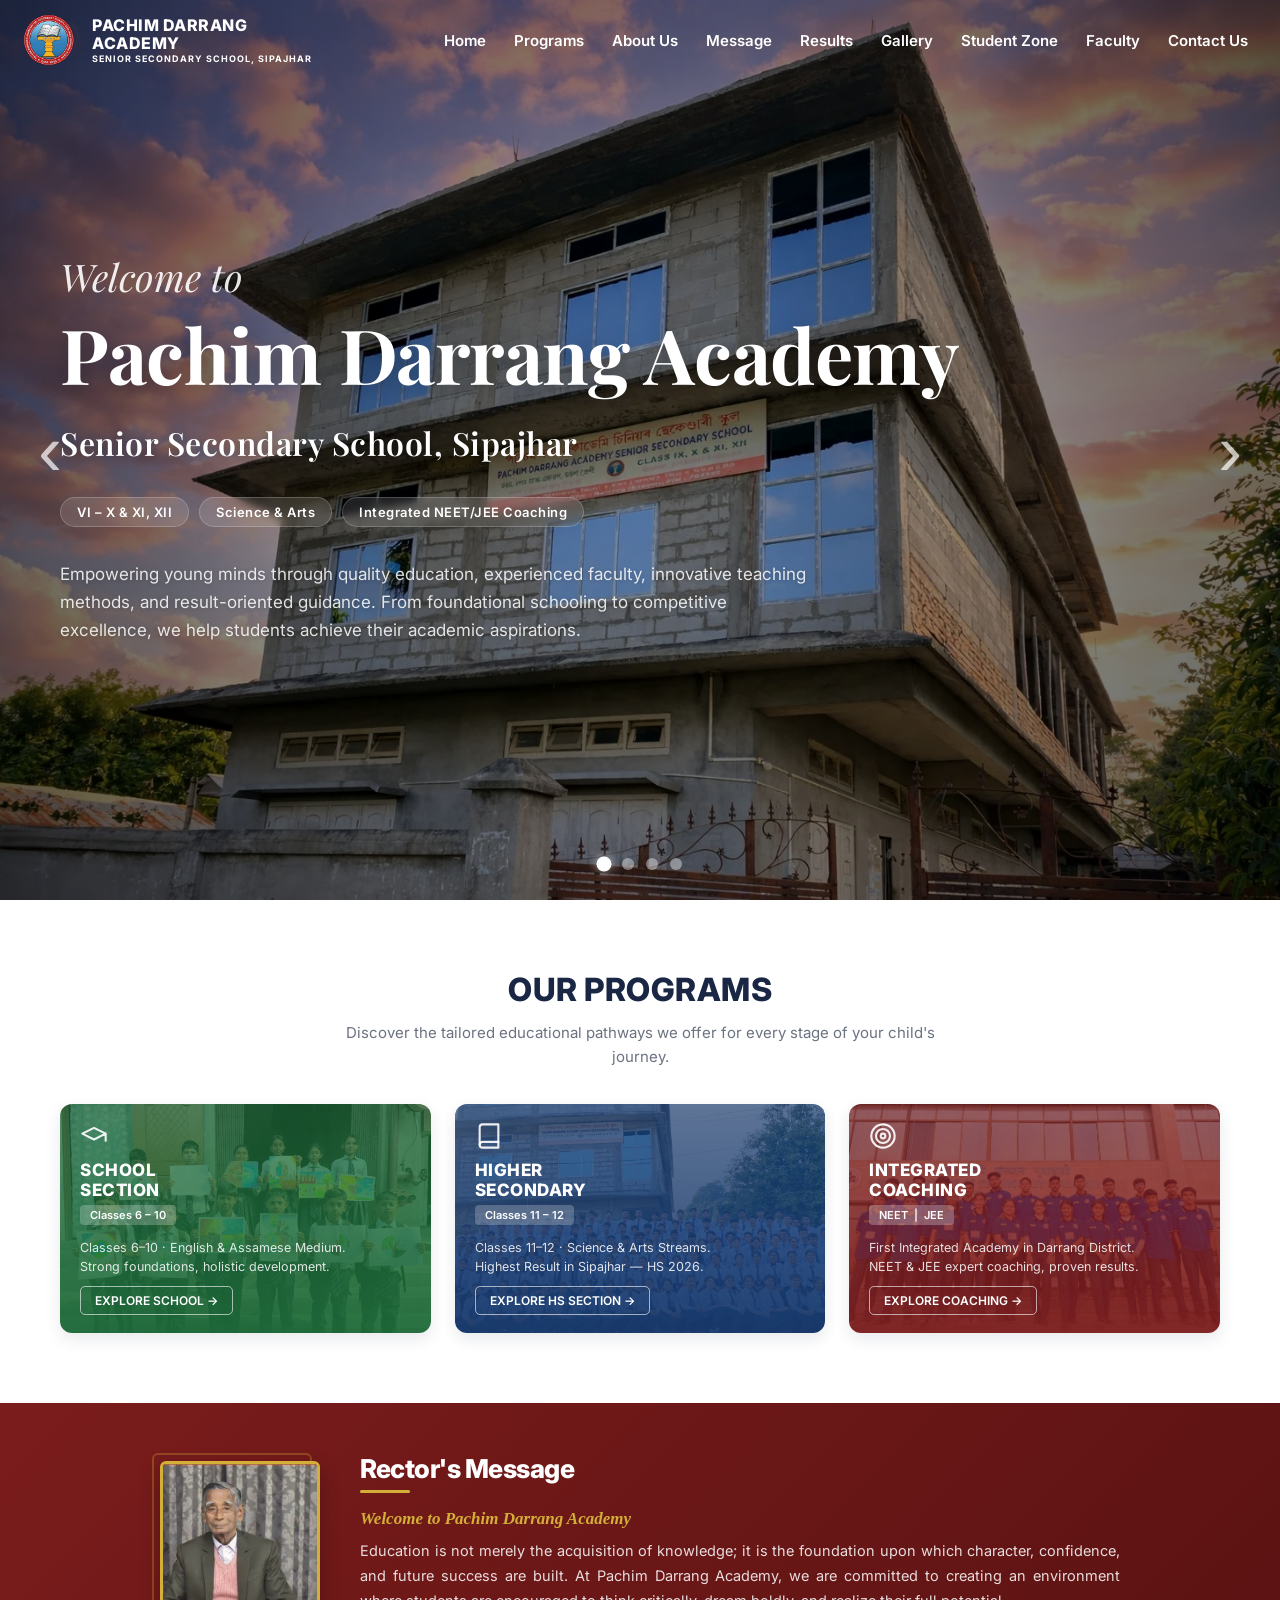
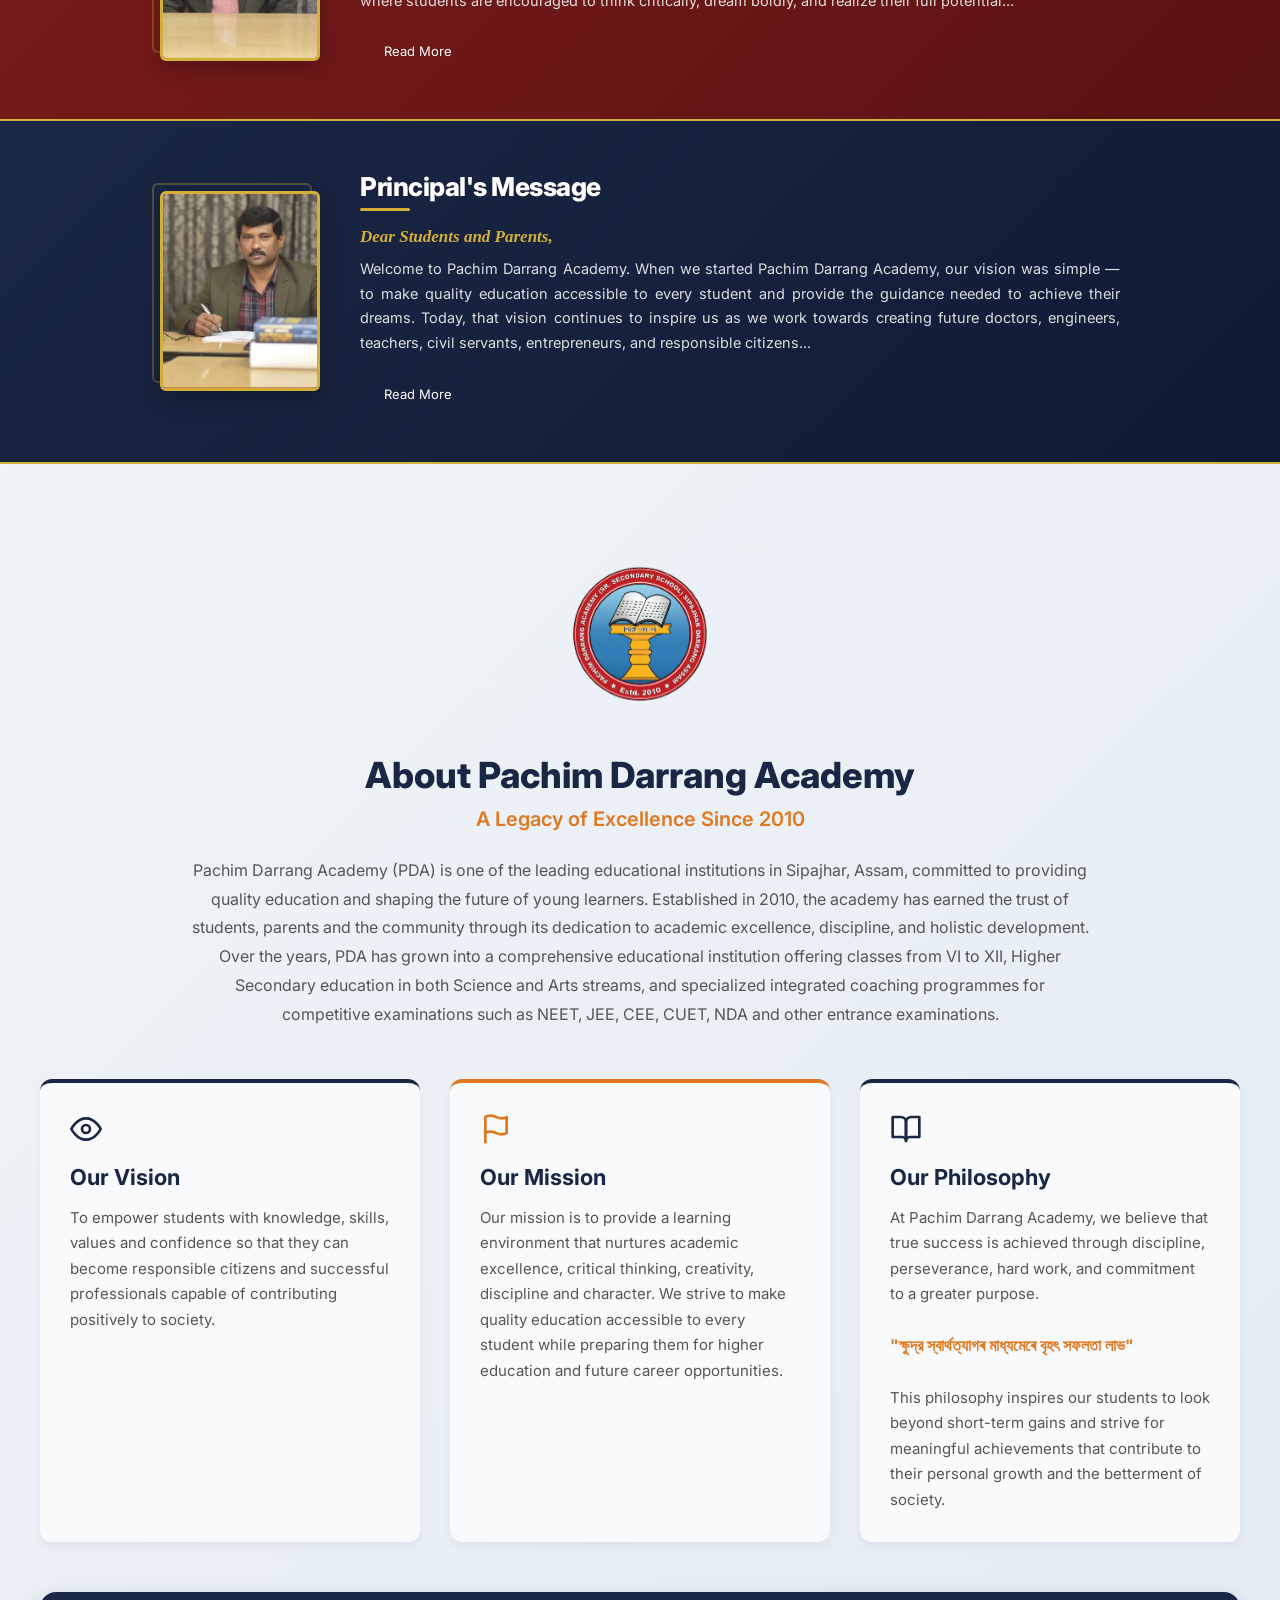
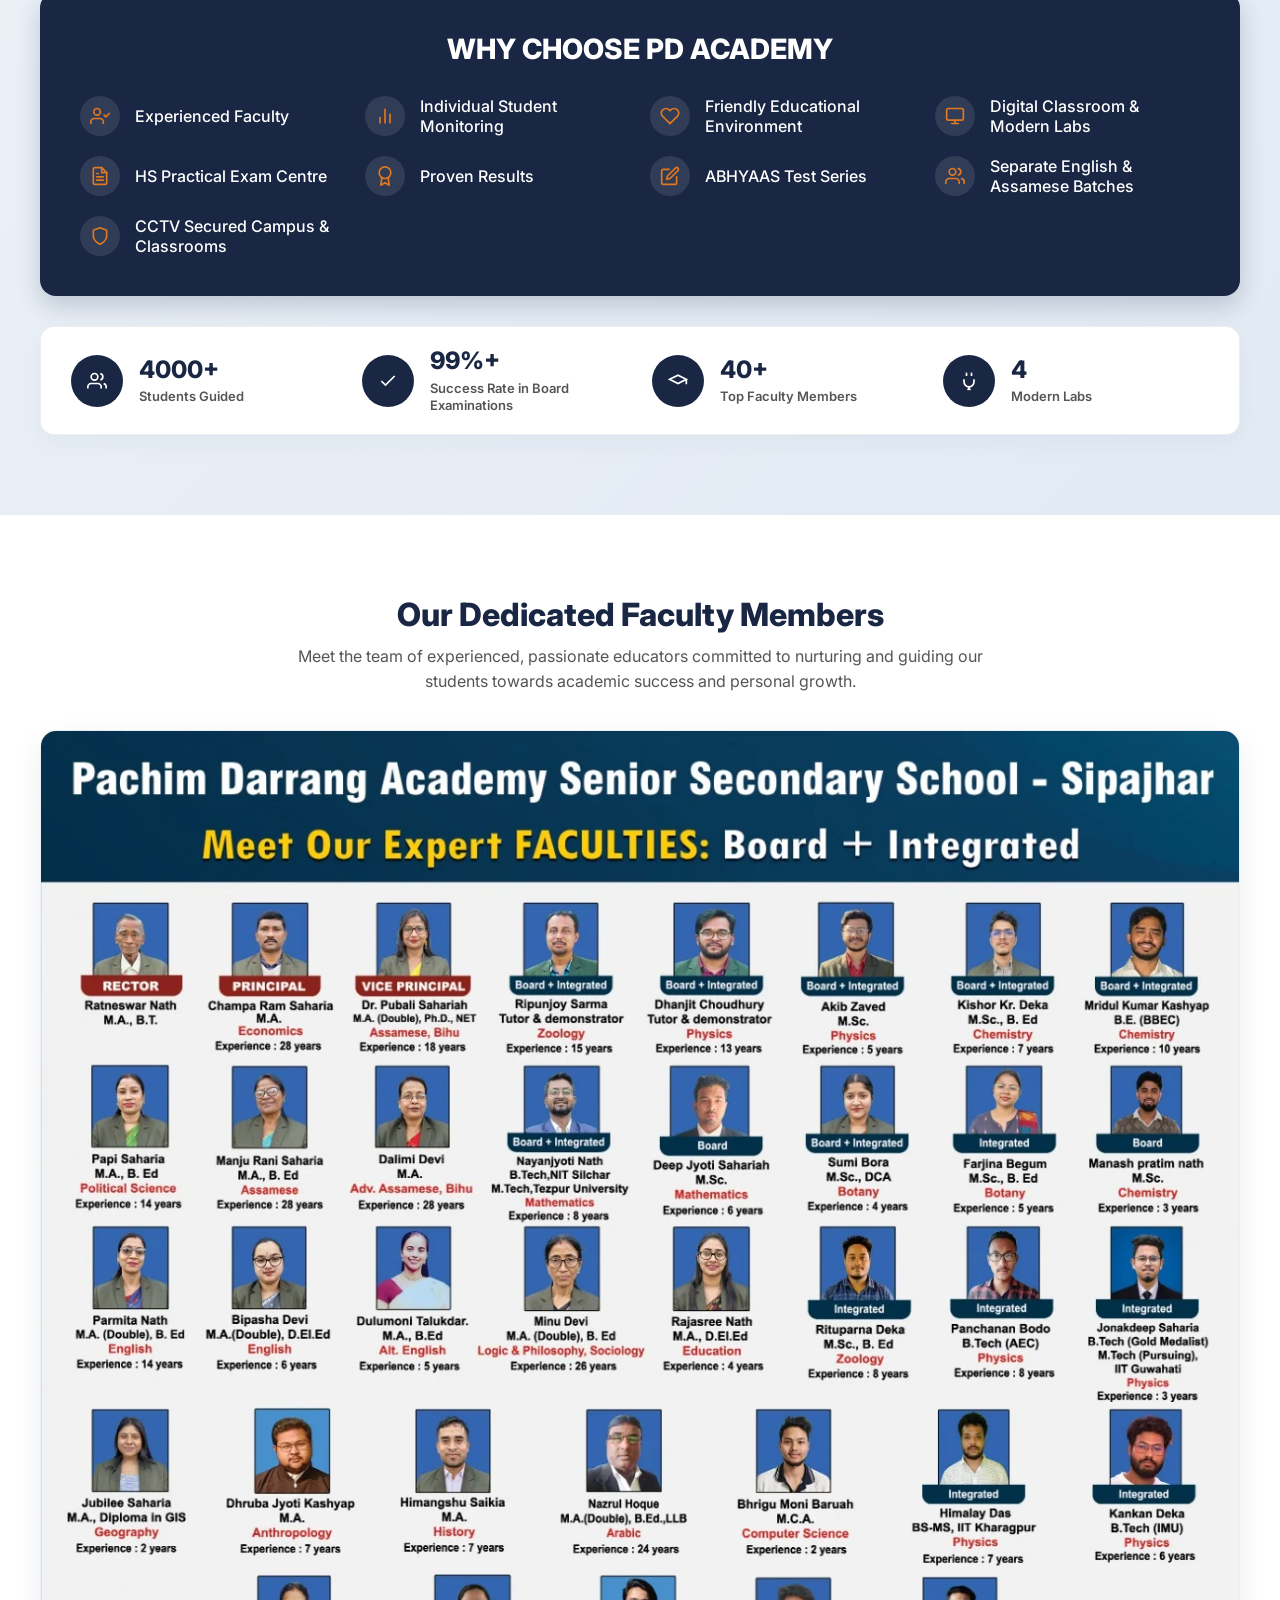
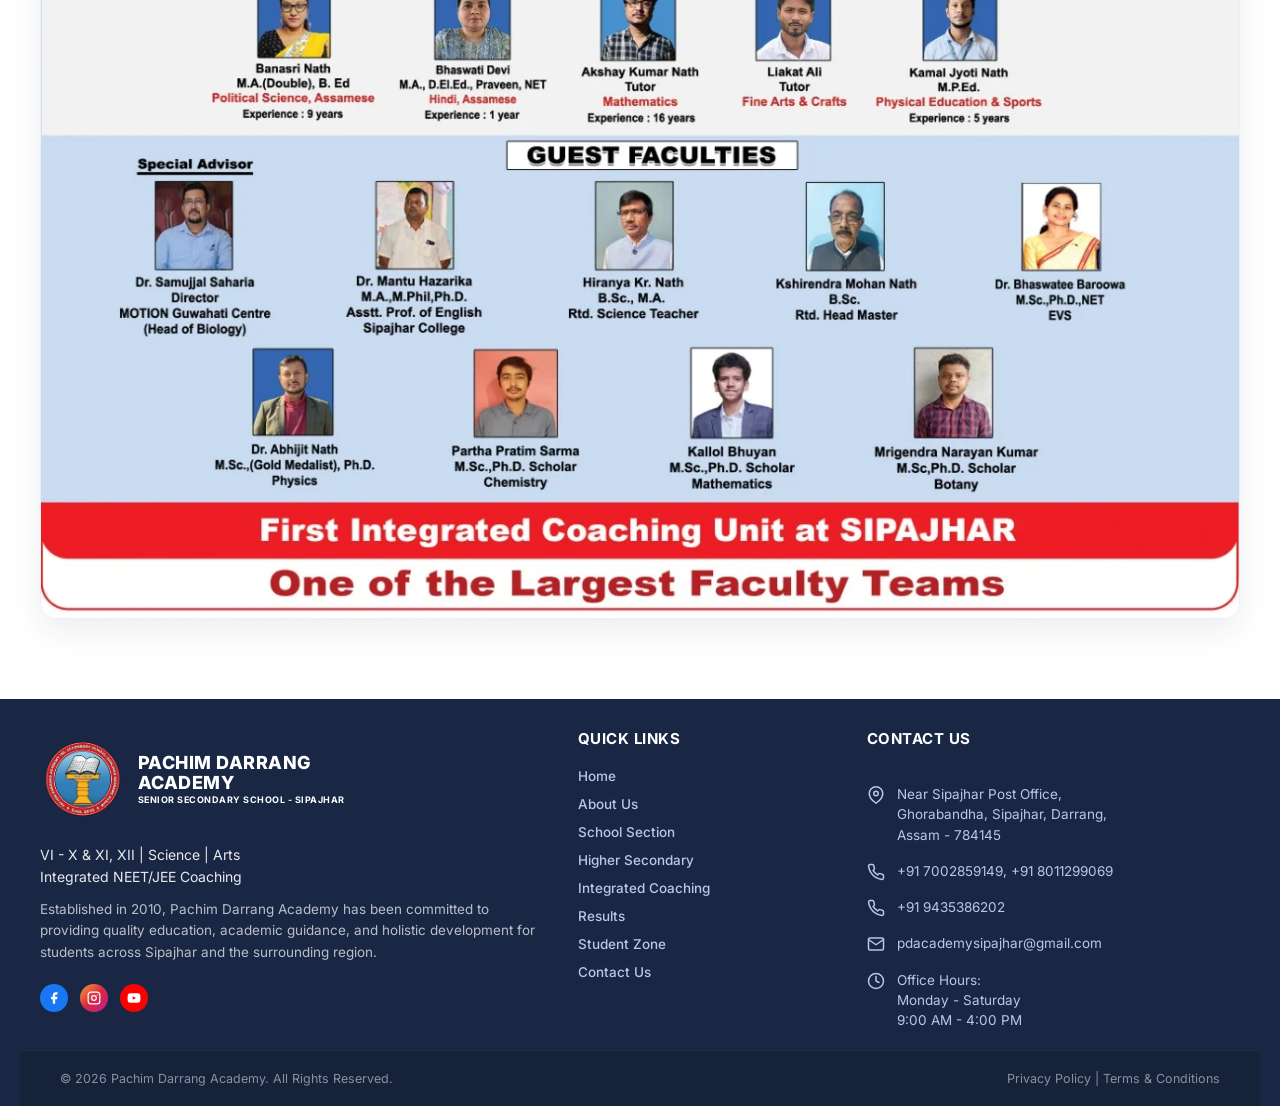
<file: index.html>
<!DOCTYPE html>
<html lang="en">
<head>
  <meta charset="UTF-8" />
  <meta name="viewport" content="width=device-width,initial-scale=1.0" />
  <title>Pachim Darrang Academy | Senior Secondary School in Sipajhar</title>
  <meta name="description" content="Pachim Darrang Academy is a premier senior secondary school in Sipajhar, Assam, offering Science, Arts, and Integrated NEET/JEE coaching since 2010." />
  <meta name="keywords" content="Pachim Darrang Academy, PDA Sipajhar, Senior Secondary School Sipajhar, NEET Coaching Assam, JEE Coaching Assam, Best School in Sipajhar" />
  <link
    href="https://fonts.googleapis.com/css2?family=Inter:wght@400;500;600;700;800&family=Playfair+Display:ital,wght@0,600;0,700;1,600;1,700&family=Dancing+Script:wght@700&display=swap"
    rel="stylesheet" />
  <link rel="stylesheet" href="assets/css/style.css" />
  <link rel="stylesheet" href="assets/css/pages.css" />
  <link rel="stylesheet" href="assets/css/responsive.css" />
  <meta property="og:title" content="Pachim Darrang Academy | Senior Secondary School in Sipajhar" />
  <meta property="og:description" content="Pachim Darrang Academy is a premier senior secondary school in Sipajhar, Assam, offering Science, Arts, and Integrated NEET/JEE coaching since 2010." />
  <meta property="og:type" content="website" />
</head>
<body class="is-home">

  <!-- TOP BAR -->
  <!-- NAVBAR -->
  <nav>
    <div class="nav-inner">
      <div class="logo"><img src="assets/images/logos/logo-new.png" alt="Pachim Darrang Academy Logo" class="logo-img" />
        <div class="logo-text">
          <div class="site-title">PACHIM DARRANG<br>ACADEMY</div>
          <p>SENIOR SECONDARY SCHOOL, SIPAJHAR</p>
        </div>
      </div>
      <div class="nav-links">
        <a href="#home" class="active">Home</a>
        <a href="#programs">Programs</a>
        <a href="#about">About Us</a>
        <a href="pages/message.html">Message</a>
        <a href="pages/results.html">Results</a>
        <a href="pages/gallery.html">Gallery</a>
        <a href="pages/student-zone.html">Student Zone</a>
        <a href="#faculty">Faculty</a>
        <a href="#contact">Contact Us</a>
      </div>
      <button class="nav-menu-btn" id="menuBtn" onclick="toggleMobileMenu()" aria-label="Toggle menu">☰</button>
    </div>
    <div class="mobile-nav" id="mobileNav">
      <a href="#home" onclick="closeMobileMenu()">Home</a>
      <a href="#programs" onclick="closeMobileMenu()">Programs</a>
      <a href="#about" onclick="closeMobileMenu()">About Us</a>
      <a href="pages/message.html">Message</a>
      <a href="pages/results.html">Results</a>
      <a href="pages/gallery.html">Gallery</a>
      <a href="pages/student-zone.html">Student Zone</a>
      <a href="#faculty" onclick="closeMobileMenu()">Faculty</a>
      <a href="#contact" onclick="closeMobileMenu()">Contact Us</a>
    </div>
  </nav>
  <!-- HERO -->
  <div class="hero" id="home">
    <div class="hero-slider-container">
      <div class="hero-slider-wrapper" id="heroWrapper">
        <div class="hero-slide" style="background-image: url('assets/images/hero/building.webp');"></div>
        <div class="hero-slide" style="background-image: url('assets/images/hero/group.webp');"></div>
        <div class="hero-slide" style="background-image: url('assets/images/hero/building 2.webp');"></div>
        <div class="hero-slide" style="background-image: url('assets/images/hero/building 3.webp');"></div>
      </div>
    </div>
    <div class="hero-overlay"></div>

    <!-- SLIDER NAVIGATION -->
    <button class="hero-nav-btn prev-btn" id="heroPrevBtn" aria-label="Previous Slide">‹</button>
    <button class="hero-nav-btn next-btn" id="heroNextBtn" aria-label="Next Slide">›</button>

    <!-- SLIDER DOTS -->
    <div class="hero-dots-container" id="heroDots">
      <span class="hero-dot active"></span>
      <span class="hero-dot"></span>
      <span class="hero-dot"></span>
      <span class="hero-dot"></span>
    </div>
    <div class="hero-content">
      <div class="hero-tag">Welcome to</div>
      <h1 class="hero-title">Pachim Darrang Academy</h1>
      <h2 class="hero-title-sub">Senior Secondary School, Sipajhar</h2>
      <div class="hero-badges">
        <span>VI – X &amp; XI, XII</span>
        <span>Science &amp; Arts</span>
        <span>Integrated NEET/JEE Coaching</span>
      </div>
      <p class="hero-sub">Empowering young minds through quality education, experienced faculty, innovative teaching methods, and result-oriented guidance. From foundational schooling to competitive excellence, we help students achieve their academic aspirations.</p>
    </div>
  </div>

  <!-- PROGRAMS SECTION -->
  <div class="programs-section" id="programs">
    <div class="programs-header">
      <h2>Our Programs</h2>
      <p>Discover the tailored educational pathways we offer for every stage of your child's journey.</p>
    </div>
    <div class="section-cards">
      <a class="sc-card sc-green" href="pages/school.html">
        <div class="sc-body" style="width: 100%; position: relative; z-index: 2;">
           <div class="sc-icon"><svg width="28" height="28" viewBox="0 0 24 24" fill="none" stroke="rgba(255,255,255,0.9)" stroke-width="1.8" stroke-linecap="round" stroke-linejoin="round"><path d="M22 10v6M2 10l10-5 10 5-10 5z"/></svg></div>
          <h3>School<br>Section</h3>
          <span class="sc-tag">Classes 6 – 10</span>
          <p>Classes 6–10 · English &amp; Assamese Medium.<br>Strong foundations, holistic development.</p>
          <span class="sc-link">EXPLORE SCHOOL →</span>
        </div>
      </a>
      <a class="sc-card sc-blue" href="pages/higher-secondary.html">
        <div class="sc-body" style="width: 100%; position: relative; z-index: 2;">
          <div class="sc-icon"><svg width="28" height="28" viewBox="0 0 24 24" fill="none" stroke="rgba(255,255,255,0.9)" stroke-width="1.8" stroke-linecap="round" stroke-linejoin="round"><path d="M4 19.5A2.5 2.5 0 0 1 6.5 17H20"/><path d="M6.5 2H20v20H6.5A2.5 2.5 0 0 1 4 19.5v-15A2.5 2.5 0 0 1 6.5 2z"/></svg></div>
          <h3>Higher<br>Secondary</h3>
          <span class="sc-tag">Classes 11 – 12</span>
          <p>Classes 11–12 · Science &amp; Arts Streams.<br>Highest Result in Sipajhar — HS 2026.</p>
          <span class="sc-link">EXPLORE HS SECTION →</span>
        </div>
      </a>
      <a class="sc-card sc-red" href="pages/integrated-coaching.html">
        <div class="sc-body" style="width: 100%; position: relative; z-index: 2;">
          <div class="sc-icon"><svg width="28" height="28" viewBox="0 0 24 24" fill="none" stroke="rgba(255,255,255,0.9)" stroke-width="1.8" stroke-linecap="round" stroke-linejoin="round"><circle cx="12" cy="12" r="10"/><circle cx="12" cy="12" r="6"/><circle cx="12" cy="12" r="2"/></svg></div>
          <h3>Integrated<br>Coaching</h3>
          <span class="sc-tag" style="background: rgba(255,255,255,0.25); color: #fff;">NEET &nbsp;|&nbsp; JEE</span>
          <p>First Integrated Academy in Darrang District.<br>NEET &amp; JEE expert coaching, proven results.</p>
          <span class="sc-link" style="border-color: rgba(255,255,255,0.6); color: #fff;">EXPLORE COACHING →</span>
        </div>
      </a>
    </div>
  </div>

  <!-- RECTOR'S MESSAGE PREVIEW SECTION -->
  <section class="leadership-message-preview rector-section">
    <div class="message-preview-container">
      <div class="message-preview-photo">
        <div class="photo-frame"></div>
        <img src="assets/images/faculty/rector.webp" alt="Rector Ratneswar Nath" />
      </div>
      <div class="message-preview-content">
        <h2>Rector's Message</h2>
        <div class="accent-bar"></div>
        <p class="salutation">Welcome to Pachim Darrang Academy</p>
        <p class="excerpt">
          Education is not merely the acquisition of knowledge; it is the foundation upon which character, confidence, and future success are built. At Pachim Darrang Academy, we are committed to creating an environment where students are encouraged to think critically, dream boldly, and realize their full potential...
        </p>
        <a href="pages/message.html" class="btn-primary read-more-btn">Read More</a>
      </div>
    </div>
  </section>

  <!-- PRINCIPAL'S MESSAGE PREVIEW SECTION -->
  <section class="leadership-message-preview principal-section">
    <div class="message-preview-container">
      <div class="message-preview-photo">
        <div class="photo-frame"></div>
        <img src="assets/images/faculty/principal.webp" alt="Principal Champa Ram Saharia" />
      </div>
      <div class="message-preview-content">
        <h2>Principal's Message</h2>
        <div class="accent-bar"></div>
        <p class="salutation">Dear Students and Parents,</p>
        <p class="excerpt">
          Welcome to Pachim Darrang Academy. When we started Pachim Darrang Academy, our vision was simple — to make quality education accessible to every student and provide the guidance needed to achieve their dreams. Today, that vision continues to inspire us as we work towards creating future doctors, engineers, teachers, civil servants, entrepreneurs, and responsible citizens...
        </p>
        <a href="pages/message.html" class="btn-primary read-more-btn">Read More</a>
      </div>
    </div>
  </section>

  <!-- ABOUT US SECTION -->
  <div class="about-section" id="about" style="padding: 80px 20px; background: linear-gradient(135deg, #f0f4f8 0%, #e2eaf4 100%); color: #333;">
    <div style="max-width: 1200px; margin: 0 auto;">
      
      <!-- Main Info -->
      <div style="text-align: center; margin-bottom: 50px;">
        <img src="assets/images/logos/logo-new.png" alt="PDA Logo" style="height: 180px; max-width: 100%; width: auto; object-fit: contain; transform: translateZ(0); will-change: transform; backface-visibility: hidden; image-rendering: auto; margin-bottom: 25px;" />
        <h2 style="font-size: 36px; font-weight: 800; color: var(--navy); margin-bottom: 10px;">About Pachim Darrang Academy</h2>
        <h3 style="font-size: 20px; font-weight: 600; color: var(--orange); margin-bottom: 25px;">A Legacy of Excellence Since 2010</h3>
        <p style="font-size: 16px; line-height: 1.8; max-width: 900px; margin: 0 auto; color: #555;">
          Pachim Darrang Academy (PDA) is one of the leading educational institutions in Sipajhar, Assam, committed to providing quality education and shaping the future of young learners. Established in 2010, the academy has earned the trust of students, parents and the community through its dedication to academic excellence, discipline, and holistic development. Over the years, PDA has grown into a comprehensive educational institution offering classes from VI to XII, Higher Secondary education in both Science and Arts streams, and specialized integrated coaching programmes for competitive examinations such as NEET, JEE, CEE, CUET, NDA and other entrance examinations.
        </p>
      </div>

      <!-- Vision, Mission, Philosophy Grid -->
      <div style="display: grid; grid-template-columns: repeat(auto-fit, minmax(300px, 1fr)); gap: 30px; margin-bottom: 50px;">
        
        <!-- Vision -->
        <div style="background: #f8fafc; padding: 30px; border-radius: 12px; border-top: 4px solid var(--navy); box-shadow: 0 4px 10px rgba(0,0,0,0.05);">
          <div style="margin-bottom: 15px;"><svg width="32" height="32" viewBox="0 0 24 24" fill="none" stroke="var(--navy)" stroke-width="2" stroke-linecap="round" stroke-linejoin="round"><path d="M1 12s4-8 11-8 11 8 11 8-4 8-11 8-11-8-11-8z"></path><circle cx="12" cy="12" r="3"></circle></svg></div>
          <h4 style="font-size: 22px; font-weight: 700; color: var(--navy); margin-bottom: 15px;">Our Vision</h4>
          <p style="font-size: 15px; line-height: 1.7; color: #555;">
            To empower students with knowledge, skills, values and confidence so that they can become responsible citizens and successful professionals capable of contributing positively to society.
          </p>
        </div>

        <!-- Mission -->
        <div style="background: #f8fafc; padding: 30px; border-radius: 12px; border-top: 4px solid var(--orange); box-shadow: 0 4px 10px rgba(0,0,0,0.05);">
          <div style="margin-bottom: 15px;"><svg width="32" height="32" viewBox="0 0 24 24" fill="none" stroke="var(--orange)" stroke-width="2" stroke-linecap="round" stroke-linejoin="round"><path d="M4 15s1-1 4-1 5 2 8 2 4-1 4-1V3s-1 1-4 1-5-2-8-2-4 1-4 1z"></path><line x1="4" y1="22" x2="4" y2="15"></line></svg></div>
          <h4 style="font-size: 22px; font-weight: 700; color: var(--navy); margin-bottom: 15px;">Our Mission</h4>
          <p style="font-size: 15px; line-height: 1.7; color: #555;">
            Our mission is to provide a learning environment that nurtures academic excellence, critical thinking, creativity, discipline and character. We strive to make quality education accessible to every student while preparing them for higher education and future career opportunities.
          </p>
        </div>

        <!-- Philosophy -->
        <div style="background: #f8fafc; padding: 30px; border-radius: 12px; border-top: 4px solid var(--navy); box-shadow: 0 4px 10px rgba(0,0,0,0.05);">
          <div style="margin-bottom: 15px;"><svg width="32" height="32" viewBox="0 0 24 24" fill="none" stroke="var(--navy)" stroke-width="2" stroke-linecap="round" stroke-linejoin="round"><path d="M2 3h6a4 4 0 0 1 4 4v14a3 3 0 0 0-3-3H2z"></path><path d="M22 3h-6a4 4 0 0 0-4 4v14a3 3 0 0 1 3-3h7z"></path></svg></div>
          <h4 style="font-size: 22px; font-weight: 700; color: var(--navy); margin-bottom: 15px;">Our Philosophy</h4>
          <p style="font-size: 15px; line-height: 1.7; color: #555;">
            At Pachim Darrang Academy, we believe that true success is achieved through discipline, perseverance, hard work, and commitment to a greater purpose.<br><br>
            <strong style="color: var(--orange); font-size: 16px;">"ক্ষুদ্র স্বাৰ্থত্যাগৰ মাধ্যমেৰে বৃহৎ সফলতা লাভ"</strong><br><br>
            This philosophy inspires our students to look beyond short-term gains and strive for meaningful achievements that contribute to their personal growth and the betterment of society.
          </p>
        </div>
      </div>

      <!-- Why Choose Us -->
      <div style="background: var(--navy); border-radius: 16px; padding: 40px; color: #fff; box-shadow: 0 10px 25px rgba(26, 39, 68, 0.2);">
        <h3 style="font-size: 28px; font-weight: 800; text-align: center; margin-bottom: 30px; color: #fff;">WHY CHOOSE PD ACADEMY</h3>
        <div style="display: grid; grid-template-columns: repeat(auto-fit, minmax(250px, 1fr)); gap: 20px;">
          
          <div style="display: flex; align-items: center; gap: 15px;">
            <div style="background: rgba(255,255,255,0.1); width: 40px; height: 40px; display: flex; align-items: center; justify-content: center; border-radius: 50%; color: var(--orange); flex-shrink: 0;"><svg width="20" height="20" viewBox="0 0 24 24" fill="none" stroke="currentColor" stroke-width="2" stroke-linecap="round" stroke-linejoin="round"><path d="M16 21v-2a4 4 0 0 0-4-4H5a4 4 0 0 0-4 4v2"></path><circle cx="8.5" cy="7" r="4"></circle><polyline points="17 11 19 13 23 9"></polyline></svg></div>
            <span style="font-size: 16px; font-weight: 500;">Experienced Faculty</span>
          </div>
          <div style="display: flex; align-items: center; gap: 15px;">
            <div style="background: rgba(255,255,255,0.1); width: 40px; height: 40px; display: flex; align-items: center; justify-content: center; border-radius: 50%; color: var(--orange); flex-shrink: 0;"><svg width="20" height="20" viewBox="0 0 24 24" fill="none" stroke="currentColor" stroke-width="2" stroke-linecap="round" stroke-linejoin="round"><line x1="18" y1="20" x2="18" y2="10"></line><line x1="12" y1="20" x2="12" y2="4"></line><line x1="6" y1="20" x2="6" y2="14"></line></svg></div>
            <span style="font-size: 16px; font-weight: 500;">Individual Student Monitoring</span>
          </div>
          <div style="display: flex; align-items: center; gap: 15px;">
            <div style="background: rgba(255,255,255,0.1); width: 40px; height: 40px; display: flex; align-items: center; justify-content: center; border-radius: 50%; color: var(--orange); flex-shrink: 0;"><svg width="20" height="20" viewBox="0 0 24 24" fill="none" stroke="currentColor" stroke-width="2" stroke-linecap="round" stroke-linejoin="round"><path d="M20.84 4.61a5.5 5.5 0 0 0-7.78 0L12 5.67l-1.06-1.06a5.5 5.5 0 0 0-7.78 7.78l1.06 1.06L12 21.23l7.78-7.78 1.06-1.06a5.5 5.5 0 0 0 0-7.78z"></path></svg></div>
            <span style="font-size: 16px; font-weight: 500;">Friendly Educational Environment</span>
          </div>
          <div style="display: flex; align-items: center; gap: 15px;">
            <div style="background: rgba(255,255,255,0.1); width: 40px; height: 40px; display: flex; align-items: center; justify-content: center; border-radius: 50%; color: var(--orange); flex-shrink: 0;"><svg width="20" height="20" viewBox="0 0 24 24" fill="none" stroke="currentColor" stroke-width="2" stroke-linecap="round" stroke-linejoin="round"><rect x="2" y="3" width="20" height="14" rx="2" ry="2"></rect><line x1="8" y1="21" x2="16" y2="21"></line><line x1="12" y1="17" x2="12" y2="21"></line></svg></div>
            <span style="font-size: 16px; font-weight: 500;">Digital Classroom &amp; Modern Labs</span>
          </div>
          <div style="display: flex; align-items: center; gap: 15px;">
            <div style="background: rgba(255,255,255,0.1); width: 40px; height: 40px; display: flex; align-items: center; justify-content: center; border-radius: 50%; color: var(--orange); flex-shrink: 0;"><svg width="20" height="20" viewBox="0 0 24 24" fill="none" stroke="currentColor" stroke-width="2" stroke-linecap="round" stroke-linejoin="round"><path d="M14 2H6a2 2 0 0 0-2 2v16a2 2 0 0 0 2 2h12a2 2 0 0 0 2-2V8z"></path><polyline points="14 2 14 8 20 8"></polyline><line x1="16" y1="13" x2="8" y2="13"></line><line x1="16" y1="17" x2="8" y2="17"></line><polyline points="10 9 9 9 8 9"></polyline></svg></div>
            <span style="font-size: 16px; font-weight: 500;">HS Practical Exam Centre</span>
          </div>
          <div style="display: flex; align-items: center; gap: 15px;">
            <div style="background: rgba(255,255,255,0.1); width: 40px; height: 40px; display: flex; align-items: center; justify-content: center; border-radius: 50%; color: var(--orange); flex-shrink: 0;"><svg width="20" height="20" viewBox="0 0 24 24" fill="none" stroke="currentColor" stroke-width="2" stroke-linecap="round" stroke-linejoin="round"><circle cx="12" cy="8" r="7"></circle><polyline points="8.21 13.89 7 23 12 20 17 23 15.79 13.88"></polyline></svg></div>
            <span style="font-size: 16px; font-weight: 500;">Proven Results</span>
          </div>
          <div style="display: flex; align-items: center; gap: 15px;">
            <div style="background: rgba(255,255,255,0.1); width: 40px; height: 40px; display: flex; align-items: center; justify-content: center; border-radius: 50%; color: var(--orange); flex-shrink: 0;"><svg width="20" height="20" viewBox="0 0 24 24" fill="none" stroke="currentColor" stroke-width="2" stroke-linecap="round" stroke-linejoin="round"><path d="M11 4H4a2 2 0 0 0-2 2v14a2 2 0 0 0 2 2h14a2 2 0 0 0 2-2v-7"></path><path d="M18.5 2.5a2.121 2.121 0 0 1 3 3L12 15l-4 1 1-4 9.5-9.5z"></path></svg></div>
            <span style="font-size: 16px; font-weight: 500;">ABHYAAS Test Series</span>
          </div>
          <div style="display: flex; align-items: center; gap: 15px;">
            <div style="background: rgba(255,255,255,0.1); width: 40px; height: 40px; display: flex; align-items: center; justify-content: center; border-radius: 50%; color: var(--orange); flex-shrink: 0;"><svg width="20" height="20" viewBox="0 0 24 24" fill="none" stroke="currentColor" stroke-width="2" stroke-linecap="round" stroke-linejoin="round"><path d="M17 21v-2a4 4 0 0 0-4-4H5a4 4 0 0 0-4 4v2"></path><circle cx="9" cy="7" r="4"></circle><path d="M23 21v-2a4 4 0 0 0-3-3.87"></path><path d="M16 3.13a4 4 0 0 1 0 7.75"></path></svg></div>
            <span style="font-size: 16px; font-weight: 500;">Separate English &amp; Assamese Batches</span>
          </div>
          <div style="display: flex; align-items: center; gap: 15px;">
            <div style="background: rgba(255,255,255,0.1); width: 40px; height: 40px; display: flex; align-items: center; justify-content: center; border-radius: 50%; color: var(--orange); flex-shrink: 0;"><svg width="20" height="20" viewBox="0 0 24 24" fill="none" stroke="currentColor" stroke-width="2" stroke-linecap="round" stroke-linejoin="round"><path d="M12 22s8-4 8-10V5l-8-3-8 3v7c0 6 8 10 8 10z"></path></svg></div>
            <span style="font-size: 16px; font-weight: 500;">CCTV Secured Campus &amp; Classrooms</span>
          </div>

        </div>
      </div>

      <!-- Stats Bar -->
      <div class="stats-row" style="margin-top: 30px; margin-bottom: 0;">
        <div class="stats-item">
          <div class="stats-icon bg-navy" style="width: 52px; height: 52px; border-radius: 50%; flex-shrink: 0; background: var(--navy);"><svg width="24" height="24" viewBox="0 0 24 24" fill="none" stroke="currentColor" stroke-width="2"><path d="M17 21v-2a4 4 0 0 0-4-4H5a4 4 0 0 0-4 4v2"></path><circle cx="9" cy="7" r="4"></circle><path d="M23 21v-2a4 4 0 0 0-3-3.87"></path><path d="M16 3.13a4 4 0 0 1 0 7.75"></path></svg></div>
          <div>
            <h4 class="stats-num" style="font-size: 24px;">4000+</h4>
            <p class="stats-label" style="font-size: 13px;">Students Guided</p>
          </div>
        </div>
        <div class="stats-item">
          <div class="stats-icon bg-navy" style="width: 52px; height: 52px; border-radius: 50%; flex-shrink: 0; background: var(--navy);"><svg width="24" height="24" viewBox="0 0 24 24" fill="none" stroke="currentColor" stroke-width="2"><polyline points="20 6 9 17 4 12"></polyline></svg></div>
          <div>
            <h4 class="stats-num" style="font-size: 24px;">99%+</h4>
            <p class="stats-label" style="font-size: 13px;">Success Rate in Board Examinations</p>
          </div>
        </div>
        <div class="stats-item">
          <div class="stats-icon bg-navy" style="width: 52px; height: 52px; border-radius: 50%; flex-shrink: 0; background: var(--navy);"><svg width="24" height="24" viewBox="0 0 24 24" fill="none" stroke="currentColor" stroke-width="2"><path d="M22 10v6M2 10l10-5 10 5-10 5z"></path></svg></div>
          <div>
            <h4 class="stats-num" style="font-size: 24px;">40+</h4>
            <p class="stats-label" style="font-size: 13px;">Top Faculty Members</p>
          </div>
        </div>
        <div class="stats-item">
          <div class="stats-icon bg-navy" style="width: 52px; height: 52px; border-radius: 50%; flex-shrink: 0; background: var(--navy);"><svg width="24" height="24" viewBox="0 0 24 24" fill="none" stroke="currentColor" stroke-width="2"><path d="M9 2v4"></path><path d="M15 2v4"></path><path d="M10 22h4"></path><path d="M12 18v4"></path><path d="M6 10v3a6 6 0 0 0 12 0v-3"></path></svg></div>
          <div>
            <h4 class="stats-num" style="font-size: 24px;">4</h4>
            <p class="stats-label" style="font-size: 13px;">Modern Labs</p>
          </div>
        </div>
      </div>
      
    </div>
  </div>

  <!-- FACULTY GROUP PHOTO SECTION -->
  <section id="faculty" class="homepage-faculty-section">
    <div class="faculty-section-inner">
      <h2 class="faculty-section-title">Our Dedicated Faculty Members</h2>
      <p class="faculty-section-subtitle">
        Meet the team of experienced, passionate educators committed to nurturing and guiding our students towards academic success and personal growth.
      </p>
      <div class="faculty-photo-card">
        <img src="assets/images/faculty/faculty.webp" alt="Pachim Darrang Academy Faculty Members" class="faculty-photo-img" />
      </div>
    </div>
  </section>

  <!-- FOOTER -->
  <footer id="contact">
    <div class="footer-inner">
      <div class="footer-col brand-col">
        <div class="footer-logo-row">
          <img src="assets/images/logos/logo-new.png" alt="PDA Logo" class="footer-logo" />
          <div class="footer-brand-text">
            <h2>PACHIM DARRANG<br>ACADEMY</h2>
            <p>SENIOR SECONDARY SCHOOL - SIPAJHAR</p>
          </div>
        </div>
        <div class="footer-streams">
          VI - X &amp; XI, XII | Science | Arts<br>
          Integrated NEET/JEE Coaching
        </div>
        <div class="footer-desc">
          Established in 2010, Pachim Darrang Academy has been committed to providing quality education, academic guidance, and holistic development for students across Sipajhar and the surrounding region.
        </div>
        <div class="socials">
          <a href="https://www.facebook.com/Pachim-Darrang-Academy-106707741075172" target="_blank" class="soc-btn soc-fb" title="Facebook">
            <svg width="14" height="14" viewBox="0 0 24 24" fill="#fff"><path d="M18 2h-3a5 5 0 0 0-5 5v3H7v4h3v8h4v-8h3l1-4h-4V7a1 1 0 0 1 1-1h3z"/></svg>
          </a>
          <a href="https://www.instagram.com/pdacademy_sipajhar?igsh=MWY0Y3dkMHJkYXhjZA==" target="_blank" class="soc-btn soc-ig" title="Instagram">
            <svg width="14" height="14" viewBox="0 0 24 24" fill="none" stroke="#fff" stroke-width="2" stroke-linecap="round" stroke-linejoin="round"><rect x="2" y="2" width="20" height="20" rx="5" ry="5"/><circle cx="12" cy="12" r="4"/><circle cx="17.5" cy="6.5" r="1" fill="#fff" stroke="none"/></svg>
          </a>
          <a href="https://www.youtube.com/channel/UCRtI3rfI2QcD23pldSsr-2Q" target="_blank" class="soc-btn soc-yt" title="YouTube">
            <svg width="14" height="14" viewBox="0 0 24 24" fill="#fff"><path d="M22.54 6.42a2.78 2.78 0 0 0-1.95-1.96C18.88 4 12 4 12 4s-6.88 0-8.59.46A2.78 2.78 0 0 0 1.46 6.42 29 29 0 0 0 1 12a29 29 0 0 0 .46 5.58 2.78 2.78 0 0 0 1.95 1.96C5.12 20 12 20 12 20s6.88 0 8.59-.46a2.78 2.78 0 0 0 1.95-1.96A29 29 0 0 0 23 12a29 29 0 0 0-.46-5.58z"/><polygon points="9.75 15.02 15.5 12 9.75 8.98 9.75 15.02" fill="#FF0000"/></svg>
          </a>
        </div>
      </div>
      
      <div class="footer-col links-col">
        <h4>QUICK LINKS</h4>
        <div class="footer-links">
          <a href="#home">Home</a>
          <a href="#about">About Us</a>
          <a href="pages/school.html">School Section</a>
          <a href="pages/higher-secondary.html">Higher Secondary</a>
          <a href="pages/integrated-coaching.html">Integrated Coaching</a>
          <a href="pages/results.html">Results</a>
          <a href="pages/student-zone.html">Student Zone</a>
          <a href="#contact">Contact Us</a>
        </div>
      </div>
      
      <div class="footer-col contact-col">
        <h4>CONTACT US</h4>
        <div class="contact-item">
          <svg width="18" height="18" viewBox="0 0 24 24" fill="none" stroke="currentColor" stroke-width="2" stroke-linecap="round" stroke-linejoin="round" style="flex-shrink: 0; margin-top: 2px;"><path d="M21 10c0 7-9 13-9 13s-9-6-9-13a9 9 0 0 1 18 0z"></path><circle cx="12" cy="10" r="3"></circle></svg>
          <div>Near Sipajhar Post Office,<br>Ghorabandha, Sipajhar, Darrang,<br>Assam - 784145</div>
        </div>
        <div class="contact-item">
          <svg width="18" height="18" viewBox="0 0 24 24" fill="none" stroke="currentColor" stroke-width="2" stroke-linecap="round" stroke-linejoin="round" style="flex-shrink: 0; margin-top: 2px;"><path d="M22 16.92v3a2 2 0 0 1-2.18 2 19.79 19.79 0 0 1-8.63-3.07 19.5 19.5 0 0 1-6-6 19.79 19.79 0 0 1-3.07-8.67A2 2 0 0 1 4.11 2h3a2 2 0 0 1 2 1.72 12.84 12.84 0 0 0 .7 2.81 2 2 0 0 1-.45 2.11L8.09 9.91a16 16 0 0 0 6 6l1.27-1.27a2 2 0 0 1 2.11-.45 12.84 12.84 0 0 0 2.81.7A2 2 0 0 1 22 16.92z"></path></svg>
          <div>+91 7002859149, +91 8011299069</div>
        </div>
        <div class="contact-item">
          <svg width="18" height="18" viewBox="0 0 24 24" fill="none" stroke="currentColor" stroke-width="2" stroke-linecap="round" stroke-linejoin="round" style="flex-shrink: 0; margin-top: 2px;"><path d="M22 16.92v3a2 2 0 0 1-2.18 2 19.79 19.79 0 0 1-8.63-3.07 19.5 19.5 0 0 1-6-6 19.79 19.79 0 0 1-3.07-8.67A2 2 0 0 1 4.11 2h3a2 2 0 0 1 2 1.72 12.84 12.84 0 0 0 .7 2.81 2 2 0 0 1-.45 2.11L8.09 9.91a16 16 0 0 0 6 6l1.27-1.27a2 2 0 0 1 2.11-.45 12.84 12.84 0 0 0 2.81.7A2 2 0 0 1 22 16.92z"></path></svg>
          <div>+91 9435386202</div>
        </div>
        <div class="contact-item">
          <svg width="18" height="18" viewBox="0 0 24 24" fill="none" stroke="currentColor" stroke-width="2" stroke-linecap="round" stroke-linejoin="round" style="flex-shrink: 0; margin-top: 2px;"><path d="M4 4h16c1.1 0 2 .9 2 2v12c0 1.1-.9 2-2 2H4c-1.1 0-2-.9-2-2V6c0-1.1.9-2 2-2z"></path><polyline points="22,6 12,13 2,6"></polyline></svg>
          <div>pdacademysipajhar@gmail.com</div>
        </div>
        <div class="contact-item">
          <svg width="18" height="18" viewBox="0 0 24 24" fill="none" stroke="currentColor" stroke-width="2" stroke-linecap="round" stroke-linejoin="round" style="flex-shrink: 0; margin-top: 2px;"><circle cx="12" cy="12" r="10"></circle><polyline points="12 6 12 12 16 14"></polyline></svg>
          <div>Office Hours:<br>Monday - Saturday<br>9:00 AM - 4:00 PM</div>
        </div>
      </div>
    </div>
    
    <div class="footer-bottom-wrapper">
      <div class="footer-bottom">
        <div class="fb-left">© 2026 Pachim Darrang Academy. All Rights Reserved.</div>
        <div class="fb-right"><a href="#">Privacy Policy</a> | <a href="#">Terms &amp; Conditions</a></div>
      </div>
    </div>
  </footer>

  <script src="assets/js/navigation.js"></script>
  <script src="assets/js/main.js"></script>
</body>
</html>
</file>
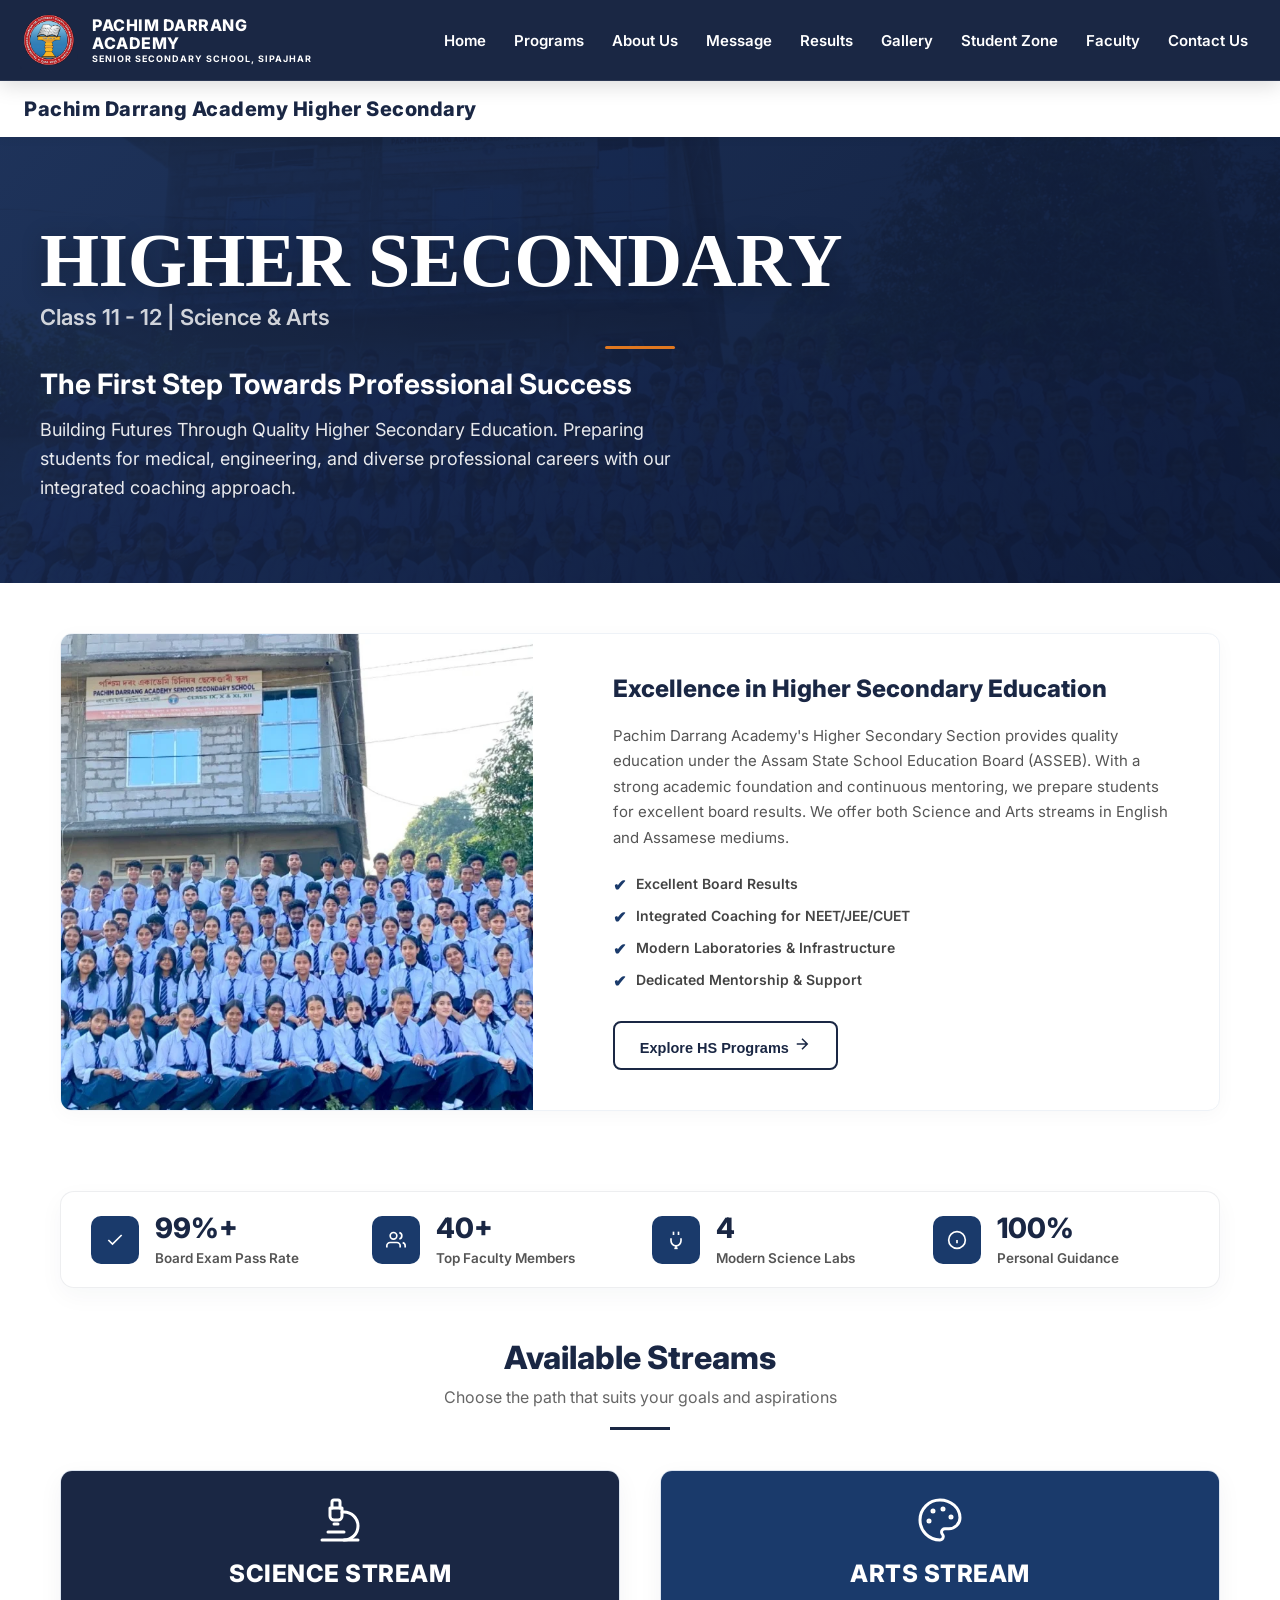
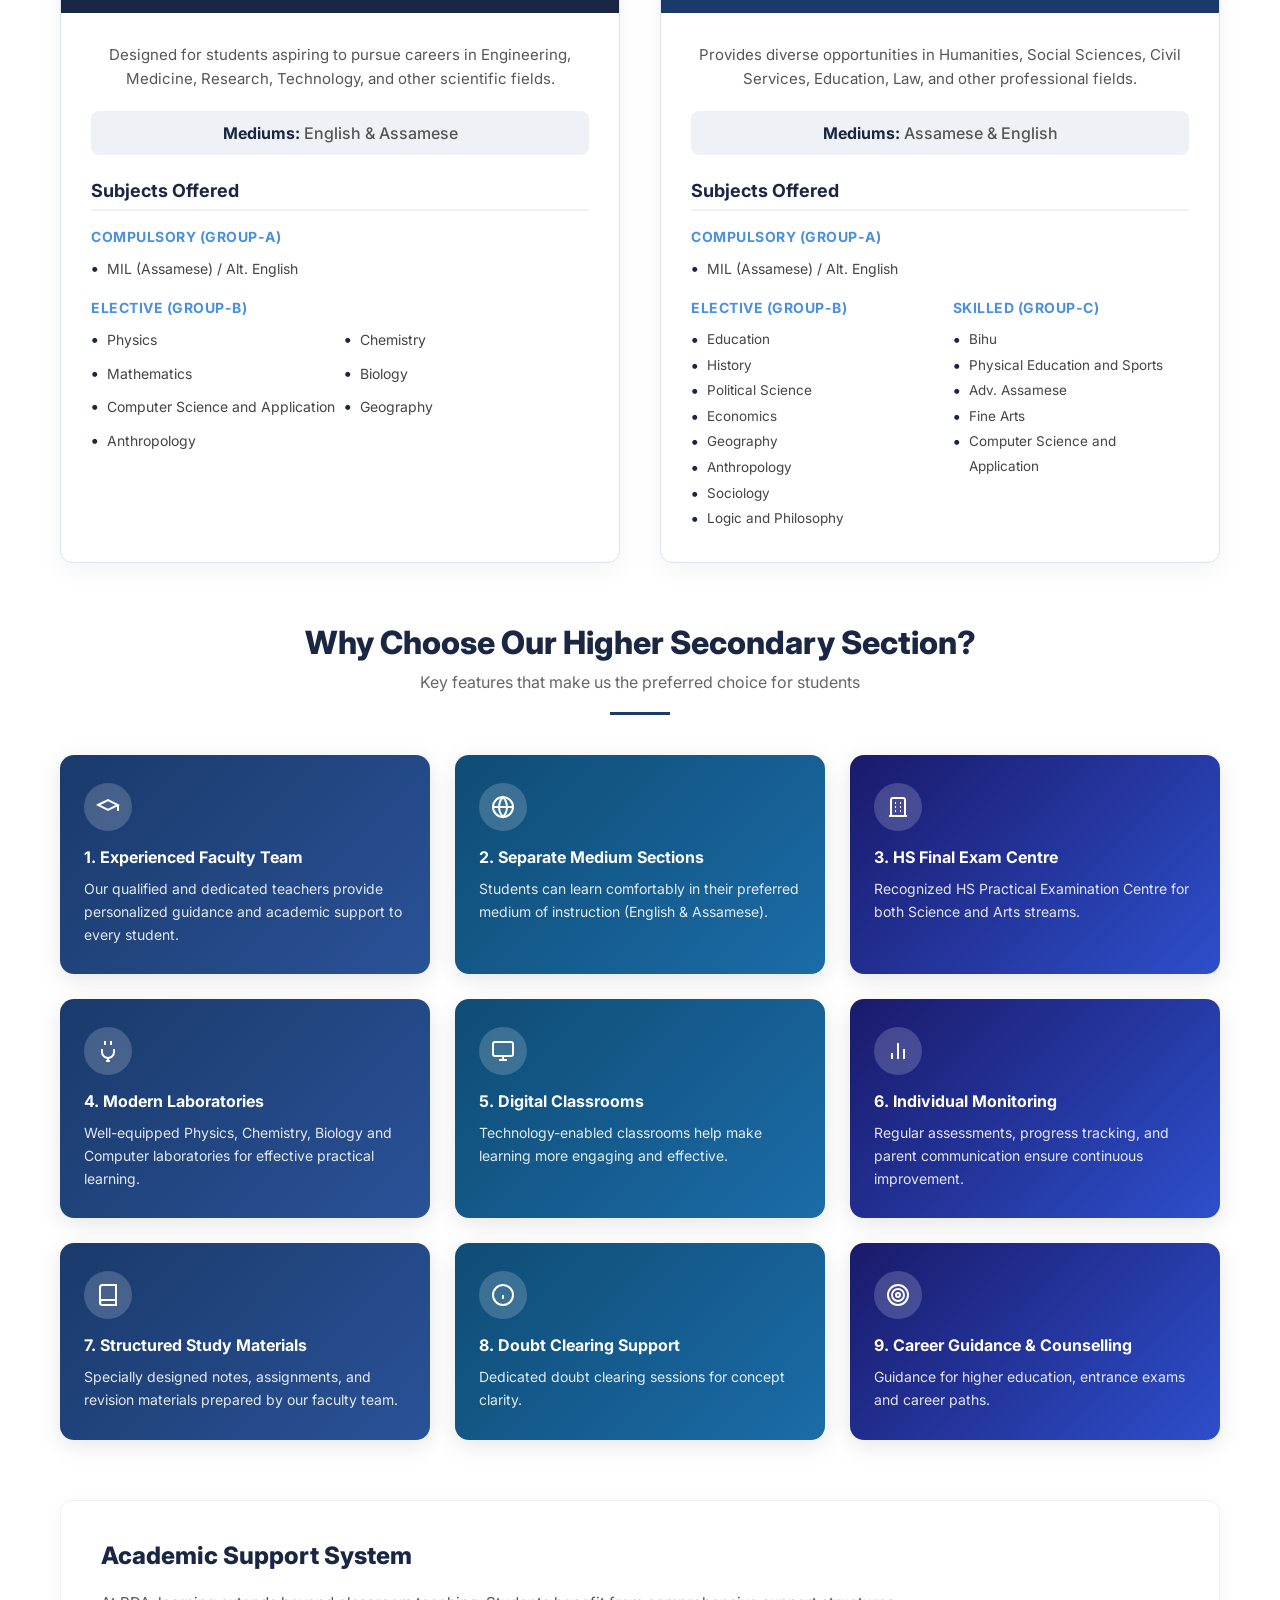
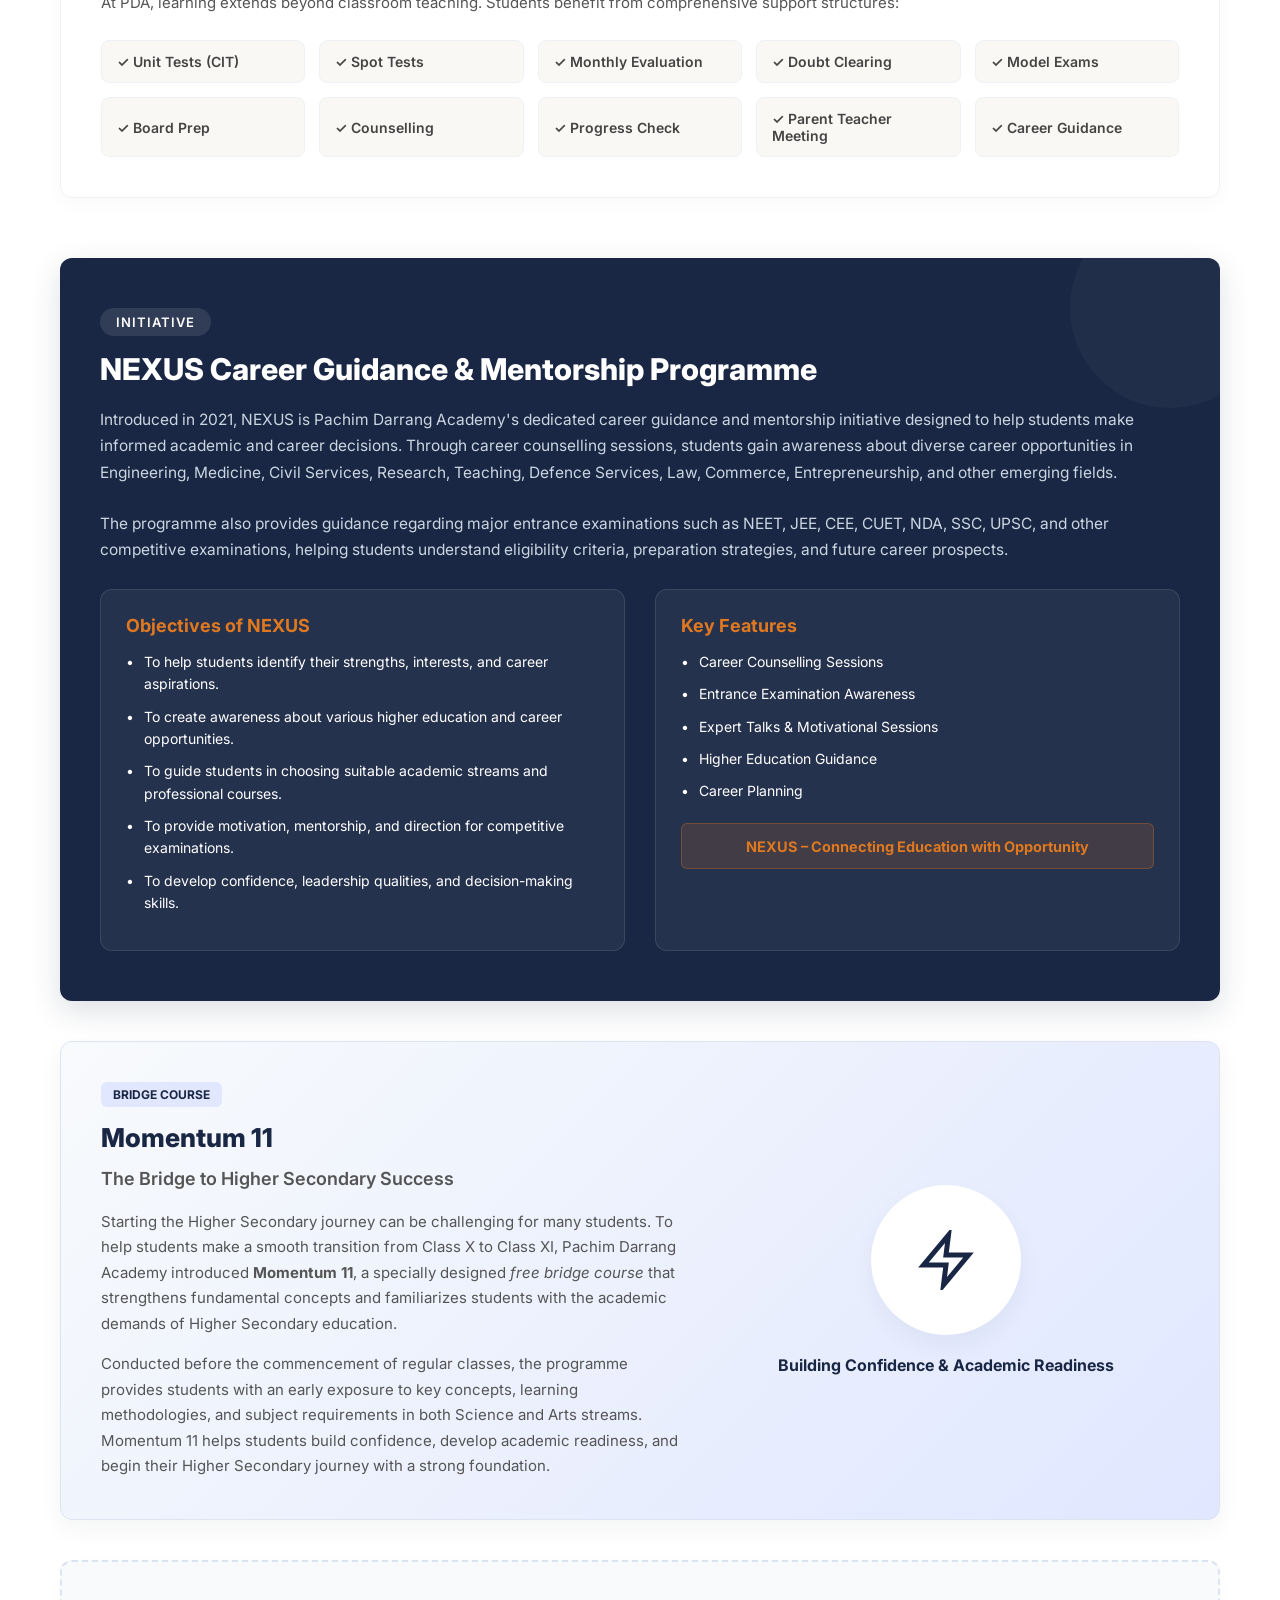
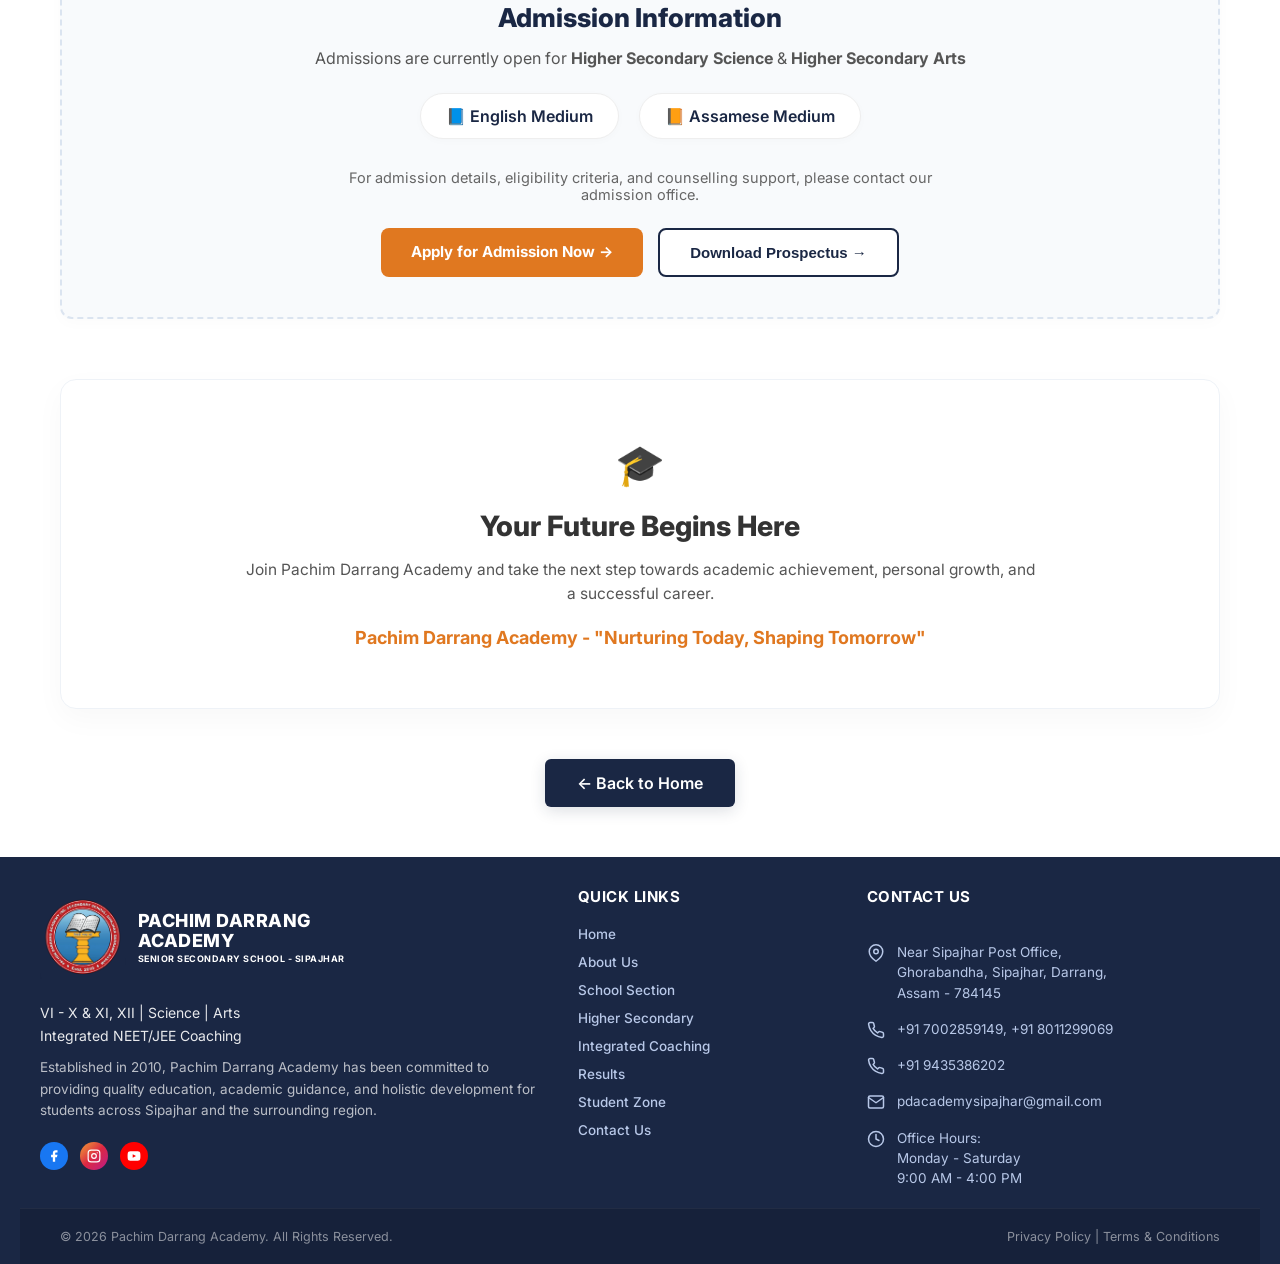
<file: pages/higher-secondary.html>
<!DOCTYPE html>
<html lang="en">
<head>
  <meta charset="UTF-8" />
  <meta name="viewport" content="width=device-width,initial-scale=1.0" />
  <title>Higher Secondary | Pachim Darrang Academy, Sipajhar</title>
  <link
    href="https://fonts.googleapis.com/css2?family=Inter:wght@400;500;600;700;800&family=Dancing+Script:wght@700&display=swap"
    rel="stylesheet" />
  <link rel="stylesheet" href="../assets/css/style.css" />
  <link rel="stylesheet" href="../assets/css/pages.css" />
  <link rel="stylesheet" href="../assets/css/responsive.css" />
  <meta name="description" content="Explore the Higher Secondary programs in Arts and Science streams at Pachim Darrang Academy." />
  <meta property="og:title" content="Higher Secondary | Pachim Darrang Academy, Sipajhar" />
  <meta property="og:description" content="Explore the Higher Secondary programs in Arts and Science streams at Pachim Darrang Academy." />
  <meta property="og:type" content="website" />
</head>
<body>

  <!-- TOP BAR -->
  <!-- NAVBAR -->
  <nav>
    <div class="nav-inner">
      <div class="logo"><img src="../assets/images/logos/logo-new.png" alt="Pachim Darrang Academy Logo" class="logo-img" />
        <div class="logo-text">
          <div class="site-title">PACHIM DARRANG<br>ACADEMY</div>
          <p>SENIOR SECONDARY SCHOOL, SIPAJHAR</p>
        </div>
      </div>
      <div class="nav-links">
        <a href="../index.html#home" class="active">Home</a>
        <a href="../index.html#programs">Programs</a>
        <a href="../index.html#about">About Us</a>
        <a href="message.html">Message</a>
        <a href="results.html">Results</a>
        <a href="gallery.html">Gallery</a>
        <a href="student-zone.html">Student Zone</a>
        <a href="../index.html#faculty">Faculty</a>
        <a href="../index.html#contact">Contact Us</a>
      </div>
      <button class="nav-menu-btn" id="menuBtn" onclick="toggleMobileMenu()" aria-label="Toggle menu">☰</button>
    </div>
    <div class="mobile-nav" id="mobileNav">
      <a href="../index.html#home" onclick="closeMobileMenu()">Home</a>
      <a href="../index.html#programs" onclick="closeMobileMenu()">Programs</a>
      <a href="../index.html#about" onclick="closeMobileMenu()">About Us</a>
      <a href="message.html">Message</a>
      <a href="results.html">Results</a>
      <a href="gallery.html">Gallery</a>
      <a href="student-zone.html">Student Zone</a>
      <a href="../index.html#faculty" onclick="closeMobileMenu()">Faculty</a>
      <a href="../index.html#contact" onclick="closeMobileMenu()">Contact Us</a>
    </div>
  </nav>
  <div class="op-header op-header-light">
    <div class="op-title op-title-navy">Pachim Darrang Academy Higher Secondary</div>
  </div>

  <!-- HERO SECTION -->
  <div class="subpage-hero hero-blue">
    <div class="subpage-hero-overlay overlay-navy-grad"></div>
    <div class="subpage-hero-content">
      <h1 class="hero-title">HIGHER SECONDARY</h1>
      <h3 class="hero-subtitle">Class 11 - 12 | Science & Arts</h3>
      <div class="hero-accent"></div>
      <h2 style="font-size: 28px; font-weight: 700; margin-bottom: 15px; color: #fff;">The First Step Towards Professional Success</h2>
      <p class="hero-description" style="max-width: 650px;">Building Futures Through Quality Higher Secondary Education. Preparing students for medical, engineering, and diverse professional careers with our integrated coaching approach.</p>
    </div>
  </div>

  <!-- CONTENT AREA -->
  <div class="subpage-container">
    
    <!-- Split Card & Why Choose Us -->
    <div class="flex-row mb40">
      
      <!-- About HS -->
      <div class="flex-item subpage-card" style="padding: 0; display: flex; flex-direction: column; overflow: hidden;">
        <div class="flex-row" style="margin: 0;">
          <div style="flex: 1; min-width: 250px; background: url('../assets/images/programs/group.webp') center center/cover no-repeat; min-height: 300px;"></div>
          <div style="flex: 1.2; min-width: 300px; padding: 40px;">
            <h3 class="subpage-card-title-sm navy-text">Excellence in Higher Secondary Education</h3>
            <p class="subpage-text-sm">
              Pachim Darrang Academy's Higher Secondary Section provides quality education under the Assam State School Education Board (ASSEB). With a strong academic foundation and continuous mentoring, we prepare students for excellent board results. We offer both Science and Arts streams in English and Assamese mediums.
            </p>
            <ul style="list-style: none; padding: 0; margin: 0 0 30px 0;">
              <li class="grid-list-item" style="margin-bottom: 12px;"><span class="check-icon check-blue">✔</span> Excellent Board Results</li>
              <li class="grid-list-item" style="margin-bottom: 12px;"><span class="check-icon check-blue">✔</span> Integrated Coaching for NEET/JEE/CUET</li>
              <li class="grid-list-item" style="margin-bottom: 12px;"><span class="check-icon check-blue">✔</span> Modern Laboratories & Infrastructure</li>
              <li class="grid-list-item" style="margin-bottom: 12px;"><span class="check-icon check-blue">✔</span> Dedicated Mentorship & Support</li>
            </ul>
            <button class="btn-navy-outline" style="padding: 12px 25px; font-size: 14.5px;">
              Explore HS Programs <svg width="18" height="18" viewBox="0 0 24 24" fill="none" stroke="currentColor" stroke-width="2"><path d="M5 12h14M12 5l7 7-7 7"></path></svg>
            </button>
          </div>
        </div>
      </div>

    </div>

    <!-- Stats Bar matching Theme 2 -->
    <div class="stats-row mb50">
      <div class="stats-item">
        <div class="stats-icon bg-navy"><svg width="24" height="24" viewBox="0 0 24 24" fill="none" stroke="currentColor" stroke-width="2"><polyline points="20 6 9 17 4 12"></polyline></svg></div>
        <div>
          <h4 class="stats-num">99%+</h4>
          <p class="stats-label">Board Exam Pass Rate</p>
        </div>
      </div>
      <div class="stats-item">
        <div class="stats-icon bg-navy"><svg width="24" height="24" viewBox="0 0 24 24" fill="none" stroke="currentColor" stroke-width="2"><path d="M17 21v-2a4 4 0 0 0-4-4H5a4 4 0 0 0-4 4v2"></path><circle cx="9" cy="7" r="4"></circle><path d="M23 21v-2a4 4 0 0 0-3-3.87"></path><path d="M16 3.13a4 4 0 0 1 0 7.75"></path></svg></div>
        <div>
          <h4 class="stats-num">40+</h4>
          <p class="stats-label">Top Faculty Members</p>
        </div>
      </div>
      <div class="stats-item">
        <div class="stats-icon bg-navy"><svg width="24" height="24" viewBox="0 0 24 24" fill="none" stroke="currentColor" stroke-width="2"><path d="M9 2v4"></path><path d="M15 2v4"></path><path d="M10 22h4"></path><path d="M12 18v4"></path><path d="M6 10v3a6 6 0 0 0 12 0v-3"></path></svg></div>
        <div>
          <h4 class="stats-num">4</h4>
          <p class="stats-label">Modern Science Labs</p>
        </div>
      </div>
      <div class="stats-item">
        <div class="stats-icon bg-navy"><svg width="24" height="24" viewBox="0 0 24 24" fill="none" stroke="currentColor" stroke-width="2"><circle cx="12" cy="12" r="10"></circle><path d="M12 16v-4"></path><path d="M12 8h.01"></path></svg></div>
        <div>
          <h4 class="stats-num">100%</h4>
          <p class="stats-label">Personal Guidance</p>
        </div>
      </div>
    </div>

    <!-- Streams Grid -->
    <div class="section-center-header">
      <h3 class="section-center-title navy-text" style="font-size: 32px;">Available Streams</h3>
      <p style="color: #666; font-size: 16px;">Choose the path that suits your goals and aspirations</p>
      <div class="accent-bar-blue" style="background-color: var(--navy); margin-top: 20px;"></div>
    </div>
    
    <div class="grid-2col gap40 mb60">
      <!-- Science Stream Card -->
      <div class="stream-card">
        <div class="stream-card-header bg-navy">
          <div class="stream-card-icon">
            <svg width="48" height="48" viewBox="0 0 24 24" fill="none" stroke="currentColor" stroke-width="1.5" stroke-linecap="round" stroke-linejoin="round">
              <path d="M6 18h8"></path><path d="M3 22h18"></path><path d="M14 22a7 7 0 1 0 0-14h-1"></path><path d="M9 14h2"></path><path d="M9 12a2 2 0 0 1-2-2V6h6v4a2 2 0 0 1-2 2Z"></path><path d="M12 6V3a1 1 0 0 0-1-1H9a1 1 0 0 0-1 1v3"></path>
            </svg>
          </div>
          <h4 class="stream-card-title">SCIENCE STREAM</h4>
        </div>
        <div class="stream-card-body">
          <p class="stream-card-desc">Designed for students aspiring to pursue careers in Engineering, Medicine, Research, Technology, and other scientific fields.</p>
          <div class="medium-tag">
            <span class="medium-tag-label">Mediums:</span> <span class="medium-tag-val">English & Assamese</span>
          </div>
          <h5 class="stream-section-title">Subjects Offered</h5>
          <div class="stream-subject-group">
            <strong class="stream-subject-group-title">Compulsory (Group-A)</strong>
            <ul class="stream-subject-list">
              <li class="stream-subject-list-item"><span>MIL (Assamese) / Alt. English</span></li>
            </ul>
          </div>
          <div>
            <strong class="stream-subject-group-title">Elective (Group-B)</strong>
            <ul class="stream-subject-list grid">
              <li class="stream-subject-list-item"><span>Physics</span></li>
              <li class="stream-subject-list-item"><span>Chemistry</span></li>
              <li class="stream-subject-list-item"><span>Mathematics</span></li>
              <li class="stream-subject-list-item"><span>Biology</span></li>
              <li class="stream-subject-list-item"><span>Computer Science and Application</span></li>
              <li class="stream-subject-list-item"><span>Geography</span></li>
              <li class="stream-subject-list-item"><span>Anthropology</span></li>
            </ul>
          </div>
        </div>
      </div>

      <!-- Arts Stream Card -->
      <div class="stream-card">
        <div class="stream-card-header bg-blue">
          <div class="stream-card-icon">
            <svg width="48" height="48" viewBox="0 0 24 24" fill="none" stroke="currentColor" stroke-width="1.5" stroke-linecap="round" stroke-linejoin="round">
              <circle cx="13.5" cy="6.5" r=".5" fill="currentColor"></circle><circle cx="17.5" cy="10.5" r=".5" fill="currentColor"></circle><circle cx="8.5" cy="7.5" r=".5" fill="currentColor"></circle><circle cx="6.5" cy="12.5" r=".5" fill="currentColor"></circle><path d="M12 2C6.5 2 2 6.5 2 12s4.5 10 10 10c.926 0 1.648-.746 1.648-1.688 0-.437-.18-.836-.437-1.125-.29-.289-.438-.652-.438-1.125a1.64 1.64 0 0 1 1.668-1.668h1.996c3.051 0 5.555-2.504 5.555-5.554C21.965 6.012 17.461 2 12 2z"></path>
            </svg>
          </div>
          <h4 class="stream-card-title">ARTS STREAM</h4>
        </div>
        <div class="stream-card-body">
          <p class="stream-card-desc">Provides diverse opportunities in Humanities, Social Sciences, Civil Services, Education, Law, and other professional fields.</p>
          <div class="medium-tag">
            <span class="medium-tag-label">Mediums:</span> <span class="medium-tag-val">Assamese & English</span>
          </div>
          <h5 class="stream-section-title">Subjects Offered</h5>
          <div class="stream-subject-group">
            <strong class="stream-subject-group-title">Compulsory (Group-A)</strong>
            <ul class="stream-subject-list">
              <li class="stream-subject-list-item"><span>MIL (Assamese) / Alt. English</span></li>
            </ul>
          </div>
          <div class="grid-2col gap25" style="display: grid; grid-template-columns: 1fr 1fr;">
            <div>
              <strong class="stream-subject-group-title">Elective (Group-B)</strong>
              <ul class="stream-subject-list" style="font-size: 13.5px;">
                <li class="stream-subject-list-item"><span>Education</span></li>
                <li class="stream-subject-list-item"><span>History</span></li>
                <li class="stream-subject-list-item"><span>Political Science</span></li>
                <li class="stream-subject-list-item"><span>Economics</span></li>
                <li class="stream-subject-list-item"><span>Geography</span></li>
                <li class="stream-subject-list-item"><span>Anthropology</span></li>
                <li class="stream-subject-list-item"><span>Sociology</span></li>
                <li class="stream-subject-list-item"><span>Logic and Philosophy</span></li>
              </ul>
            </div>
            <div>
              <strong class="stream-subject-group-title">Skilled (Group-C)</strong>
              <ul class="stream-subject-list" style="font-size: 13.5px;">
                <li class="stream-subject-list-item"><span>Bihu</span></li>
                <li class="stream-subject-list-item"><span>Physical Education and Sports</span></li>
                <li class="stream-subject-list-item"><span>Adv. Assamese</span></li>
                <li class="stream-subject-list-item"><span>Fine Arts</span></li>
                <li class="stream-subject-list-item"><span>Computer Science and Application</span></li>
              </ul>
            </div>
          </div>
        </div>
      </div>
    </div>

    <!-- Detailed Why Choose Us -->
    <div class="mb60">
      <div class="section-center-header">
        <h3 class="section-center-title navy-text" style="font-size: 32px;">Why Choose Our Higher Secondary Section?</h3>
        <p style="color: #666; font-size: 16px;">Key features that make us the preferred choice for students</p>
        <div class="accent-bar-blue" style="margin-top: 20px;"></div>
      </div>

      <div class="grid-autofit gap25">
        
        <div class="feature-card feature-blue">
          <div class="feature-icon icon-color-blue">
            <svg width="24" height="24" viewBox="0 0 24 24" fill="none" stroke="currentColor" stroke-width="2"><path d="M22 10v6M2 10l10-5 10 5-10 5z"></path></svg>
          </div>
          <h4 class="feature-title">1. Experienced Faculty Team</h4>
          <p class="feature-desc">Our qualified and dedicated teachers provide personalized guidance and academic support to every student.</p>
        </div>

        <div class="feature-card feature-blue">
          <div class="feature-icon icon-color-blue">
            <svg width="24" height="24" viewBox="0 0 24 24" fill="none" stroke="currentColor" stroke-width="2"><circle cx="12" cy="12" r="10"></circle><line x1="2" y1="12" x2="22" y2="12"></line><path d="M12 2a15.3 15.3 0 0 1 4 10 15.3 15.3 0 0 1-4 10 15.3 15.3 0 0 1-4-10 15.3 15.3 0 0 1 4-10z"></path></svg>
          </div>
          <h4 class="feature-title">2. Separate Medium Sections</h4>
          <p class="feature-desc">Students can learn comfortably in their preferred medium of instruction (English & Assamese).</p>
        </div>

        <div class="feature-card feature-blue">
          <div class="feature-icon icon-color-blue">
            <svg width="24" height="24" viewBox="0 0 24 24" fill="none" stroke="currentColor" stroke-width="2"><path d="M3 21h18"></path><path d="M9 8h1"></path><path d="M9 12h1"></path><path d="M9 16h1"></path><path d="M14 8h1"></path><path d="M14 12h1"></path><path d="M14 16h1"></path><path d="M5 21V5a2 2 0 0 1 2-2h10a2 2 0 0 1 2 2v16"></path></svg>
          </div>
          <h4 class="feature-title">3. HS Final Exam Centre</h4>
          <p class="feature-desc">Recognized HS Practical Examination Centre for both Science and Arts streams.</p>
        </div>

        <div class="feature-card feature-blue">
          <div class="feature-icon icon-color-blue">
            <svg width="24" height="24" viewBox="0 0 24 24" fill="none" stroke="currentColor" stroke-width="2"><path d="M9 2v4"></path><path d="M15 2v4"></path><path d="M10 22h4"></path><path d="M12 18v4"></path><path d="M6 10v3a6 6 0 0 0 12 0v-3"></path></svg>
          </div>
          <h4 class="feature-title">4. Modern Laboratories</h4>
          <p class="feature-desc">Well-equipped Physics, Chemistry, Biology and Computer laboratories for effective practical learning.</p>
        </div>

        <div class="feature-card feature-blue">
          <div class="feature-icon icon-color-blue">
            <svg width="24" height="24" viewBox="0 0 24 24" fill="none" stroke="currentColor" stroke-width="2"><rect x="2" y="3" width="20" height="14" rx="2" ry="2"></rect><line x1="8" y1="21" x2="16" y2="21"></line><line x1="12" y1="17" x2="12" y2="21"></line></svg>
          </div>
          <h4 class="feature-title">5. Digital Classrooms</h4>
          <p class="feature-desc">Technology-enabled classrooms help make learning more engaging and effective.</p>
        </div>

        <div class="feature-card feature-blue">
          <div class="feature-icon icon-color-blue">
            <svg width="24" height="24" viewBox="0 0 24 24" fill="none" stroke="currentColor" stroke-width="2"><line x1="18" y1="20" x2="18" y2="10"></line><line x1="12" y1="20" x2="12" y2="4"></line><line x1="6" y1="20" x2="6" y2="14"></line></svg>
          </div>
          <h4 class="feature-title">6. Individual Monitoring</h4>
          <p class="feature-desc">Regular assessments, progress tracking, and parent communication ensure continuous improvement.</p>
        </div>
        
        <div class="feature-card feature-blue">
          <div class="feature-icon icon-color-blue">
            <svg width="24" height="24" viewBox="0 0 24 24" fill="none" stroke="currentColor" stroke-width="2"><path d="M4 19.5A2.5 2.5 0 0 1 6.5 17H20"></path><path d="M6.5 2H20v20H6.5A2.5 2.5 0 0 1 4 19.5v-15A2.5 2.5 0 0 1 6.5 2z"></path></svg>
          </div>
          <h4 class="feature-title">7. Structured Study Materials</h4>
          <p class="feature-desc">Specially designed notes, assignments, and revision materials prepared by our faculty team.</p>
        </div>

        <div class="feature-card feature-blue">
          <div class="feature-icon icon-color-blue">
            <svg width="24" height="24" viewBox="0 0 24 24" fill="none" stroke="currentColor" stroke-width="2"><circle cx="12" cy="12" r="10"></circle><line x1="12" y1="16" x2="12" y2="12"></line><line x1="12" y1="8" x2="12.01" y2="8"></line></svg>
          </div>
          <h4 class="feature-title">8. Doubt Clearing Support</h4>
          <p class="feature-desc">Dedicated doubt clearing sessions for concept clarity.</p>
        </div>
        
        <div class="feature-card feature-blue">
          <div class="feature-icon icon-color-blue">
            <svg width="24" height="24" viewBox="0 0 24 24" fill="none" stroke="currentColor" stroke-width="2"><circle cx="12" cy="12" r="10"></circle><circle cx="12" cy="12" r="6"></circle><circle cx="12" cy="12" r="2"></circle></svg>
          </div>
          <h4 class="feature-title">9. Career Guidance & Counselling</h4>
          <p class="feature-desc">Guidance for higher education, entrance exams and career paths.</p>
        </div>

      </div>
    </div>

    <!-- Support System -->
    <div class="subpage-card mb60">
      <h3 class="subpage-card-title-sm navy-text">Academic Support System</h3>
      <p class="subpage-text-sm">At PDA, learning extends beyond classroom teaching. Students benefit from comprehensive support structures:</p>
      <ul class="support-list" style="grid-template-columns: repeat(auto-fit, minmax(200px, 1fr));">
        <li class="support-item"><span>✓ Unit Tests (CIT)</span></li>
        <li class="support-item"><span>✓ Spot Tests</span></li>
        <li class="support-item"><span>✓ Monthly Evaluation</span></li>
        <li class="support-item"><span>✓ Doubt Clearing</span></li>
        <li class="support-item"><span>✓ Model Exams</span></li>
        <li class="support-item"><span>✓ Board Prep</span></li>
        <li class="support-item"><span>✓ Counselling</span></li>
        <li class="support-item"><span>✓ Progress Check</span></li>
        <li class="support-item"><span>✓ Parent Teacher Meeting</span></li>
        <li class="support-item"><span>✓ Career Guidance</span></li>
      </ul>
    </div>

    <!-- NEXUS Program -->
    <div class="dark-hero-card">
      <div class="dark-hero-card-overlay"></div>
      <div class="dark-hero-card-content">
        <div class="badge-label">INITIATIVE</div>
        <h3 class="dark-card-title">NEXUS Career Guidance & Mentorship Programme</h3>
        <p class="dark-card-text">
          Introduced in 2021, NEXUS is Pachim Darrang Academy's dedicated career guidance and mentorship initiative designed to help students make informed academic and career decisions. Through career counselling sessions, students gain awareness about diverse career opportunities in Engineering, Medicine, Civil Services, Research, Teaching, Defence Services, Law, Commerce, Entrepreneurship, and other emerging fields.
        </p>
        <p class="dark-card-text">
          The programme also provides guidance regarding major entrance examinations such as NEET, JEE, CEE, CUET, NDA, SSC, UPSC, and other competitive examinations, helping students understand eligibility criteria, preparation strategies, and future career prospects.
        </p>
        
        <div class="nexus-grid">
          <div class="nexus-column">
            <h4 class="nexus-col-title">Objectives of NEXUS</h4>
            <ul class="nexus-list">
              <li class="nexus-list-item"><span>•</span> To help students identify their strengths, interests, and career aspirations.</li>
              <li class="nexus-list-item"><span>•</span> To create awareness about various higher education and career opportunities.</li>
              <li class="nexus-list-item"><span>•</span> To guide students in choosing suitable academic streams and professional courses.</li>
              <li class="nexus-list-item"><span>•</span> To provide motivation, mentorship, and direction for competitive examinations.</li>
              <li class="nexus-list-item"><span>•</span> To develop confidence, leadership qualities, and decision-making skills.</li>
            </ul>
          </div>
          
          <div class="nexus-column">
            <h4 class="nexus-col-title">Key Features</h4>
            <ul class="nexus-list" style="margin-bottom: 20px;">
              <li class="nexus-list-item"><span>•</span> Career Counselling Sessions</li>
              <li class="nexus-list-item"><span>•</span> Entrance Examination Awareness</li>
              <li class="nexus-list-item"><span>•</span> Expert Talks & Motivational Sessions</li>
              <li class="nexus-list-item"><span>•</span> Higher Education Guidance</li>
              <li class="nexus-list-item"><span>•</span> Career Planning</li>
            </ul>
            <div class="nexus-accent-box">
              <span class="nexus-accent-text">NEXUS – Connecting Education with Opportunity</span>
            </div>
          </div>
        </div>
      </div>
    </div>

    <!-- Momentum 11 -->
    <div class="grad-hero-card">
      <div style="flex: 1; min-width: 300px;">
        <div class="grad-card-badge">Bridge Course</div>
        <h3 class="grad-card-title">Momentum 11</h3>
        <h4 class="grad-card-subtitle">The Bridge to Higher Secondary Success</h4>
        <p class="grad-card-text">
          Starting the Higher Secondary journey can be challenging for many students. To help students make a smooth transition from Class X to Class XI, Pachim Darrang Academy introduced <strong>Momentum 11</strong>, a specially designed <em>free bridge course</em> that strengthens fundamental concepts and familiarizes students with the academic demands of Higher Secondary education.
        </p>
        <p class="grad-card-text-last">
          Conducted before the commencement of regular classes, the programme provides students with an early exposure to key concepts, learning methodologies, and subject requirements in both Science and Arts streams. Momentum 11 helps students build confidence, develop academic readiness, and begin their Higher Secondary journey with a strong foundation.
        </p>
      </div>
      <div style="flex: 0.8; min-width: 250px; text-align: center;">
        <div class="grad-card-circle-wrapper">
          <svg width="60" height="60" viewBox="0 0 24 24" fill="none" stroke="var(--navy)" stroke-width="2"><path d="M13 2L3 14h9l-1 8 10-12h-9l1-8z"></path></svg>
        </div>
        <p class="grad-card-circle-text">Building Confidence & Academic Readiness</p>
      </div>
    </div>

    <!-- Admission Information -->
    <div class="dashed-info-card">
      <h3 class="info-card-title">Admission Information</h3>
      <p class="info-card-subtitle">Admissions are currently open for <strong>Higher Secondary Science</strong> & <strong>Higher Secondary Arts</strong></p>
      
      <div class="info-card-badge-row">
        <div class="info-card-badge-item">📘 English Medium</div>
        <div class="info-card-badge-item">📙 Assamese Medium</div>
      </div>
      
      <p class="info-card-desc">For admission details, eligibility criteria, and counselling support, please contact our admission office.</p>
      
      <div style="display: flex; justify-content: center; gap: 15px; flex-wrap: wrap;">
        <a href="../index.html#contact" class="btn-orange-full">
          Apply for Admission Now →
        </a>
        <button class="btn-navy-outline" style="padding: 14px 30px; font-size: 15px;">
          Download Prospectus →
        </button>
      </div>
    </div>

    <!-- Footer Message -->
    <div class="subpage-footer-message">
      <div class="footer-emoji">🎓</div>
      <h3 class="footer-msg-title">Your Future Begins Here</h3>
      <p class="subpage-text" style="max-width: 800px; margin: 0 auto 20px; line-height: 1.6; text-align: center;">Join Pachim Darrang Academy and take the next step towards academic achievement, personal growth, and a successful career.</p>
      <p style="font-size: 18px; color: var(--orange); font-weight: 700; margin: 0;">Pachim Darrang Academy - "Nurturing Today, Shaping Tomorrow"</p>
    </div>

    <div class="subpage-back-wrapper">
      <a href="../index.html" class="back-to-home-btn">←  Back to Home</a>
    </div>
  </div>
  <!-- FOOTER -->
  <footer id="contact">
    <div class="footer-inner">
      <div class="footer-col brand-col">
        <div class="footer-logo-row">
          <img src="../assets/images/logos/logo-new.png" alt="PDA Logo" class="footer-logo" />
          <div class="footer-brand-text">
            <h2>PACHIM DARRANG<br>ACADEMY</h2>
            <p>SENIOR SECONDARY SCHOOL - SIPAJHAR</p>
          </div>
        </div>
        <div class="footer-streams">
          VI - X &amp; XI, XII | Science | Arts<br>
          Integrated NEET/JEE Coaching
        </div>
        <div class="footer-desc">
          Established in 2010, Pachim Darrang Academy has been committed to providing quality education, academic guidance, and holistic development for students across Sipajhar and the surrounding region.
        </div>
        <div class="socials">
          <a href="https://www.facebook.com/Pachim-Darrang-Academy-106707741075172" target="_blank" class="soc-btn soc-fb" title="Facebook">
            <svg width="14" height="14" viewBox="0 0 24 24" fill="#fff"><path d="M18 2h-3a5 5 0 0 0-5 5v3H7v4h3v8h4v-8h3l1-4h-4V7a1 1 0 0 1 1-1h3z"/></svg>
          </a>
          <a href="https://www.instagram.com/pdacademy_sipajhar?igsh=MWY0Y3dkMHJkYXhjZA==" target="_blank" class="soc-btn soc-ig" title="Instagram">
            <svg width="14" height="14" viewBox="0 0 24 24" fill="none" stroke="#fff" stroke-width="2" stroke-linecap="round" stroke-linejoin="round"><rect x="2" y="2" width="20" height="20" rx="5" ry="5"/><circle cx="12" cy="12" r="4"/><circle cx="17.5" cy="6.5" r="1" fill="#fff" stroke="none"/></svg>
          </a>
          <a href="https://www.youtube.com/channel/UCRtI3rfI2QcD23pldSsr-2Q" target="_blank" class="soc-btn soc-yt" title="YouTube">
            <svg width="14" height="14" viewBox="0 0 24 24" fill="#fff"><path d="M22.54 6.42a2.78 2.78 0 0 0-1.95-1.96C18.88 4 12 4 12 4s-6.88 0-8.59.46A2.78 2.78 0 0 0 1.46 6.42 29 29 0 0 0 1 12a29 29 0 0 0 .46 5.58 2.78 2.78 0 0 0 1.95 1.96C5.12 20 12 20 12 20s6.88 0 8.59-.46a2.78 2.78 0 0 0 1.95-1.96A29 29 0 0 0 23 12a29 29 0 0 0-.46-5.58z"/><polygon points="9.75 15.02 15.5 12 9.75 8.98 9.75 15.02" fill="#FF0000"/></svg>
          </a>
        </div>
      </div>
      
      <div class="footer-col links-col">
        <h4>QUICK LINKS</h4>
        <div class="footer-links">
          <a href="../index.html#home">Home</a>
          <a href="../index.html#about">About Us</a>
          <a href="school.html">School Section</a>
          <a href="higher-secondary.html">Higher Secondary</a>
          <a href="integrated-coaching.html">Integrated Coaching</a>
          <a href="results.html">Results</a>
          <a href="student-zone.html">Student Zone</a>
          <a href="../index.html#contact">Contact Us</a>
        </div>
      </div>
      
      <div class="footer-col contact-col">
        <h4>CONTACT US</h4>
        <div class="contact-item">
          <svg width="18" height="18" viewBox="0 0 24 24" fill="none" stroke="currentColor" stroke-width="2" stroke-linecap="round" stroke-linejoin="round" style="flex-shrink: 0; margin-top: 2px;"><path d="M21 10c0 7-9 13-9 13s-9-6-9-13a9 9 0 0 1 18 0z"></path><circle cx="12" cy="10" r="3"></circle></svg>
          <div>Near Sipajhar Post Office,<br>Ghorabandha, Sipajhar, Darrang,<br>Assam - 784145</div>
        </div>
        <div class="contact-item">
          <svg width="18" height="18" viewBox="0 0 24 24" fill="none" stroke="currentColor" stroke-width="2" stroke-linecap="round" stroke-linejoin="round" style="flex-shrink: 0; margin-top: 2px;"><path d="M22 16.92v3a2 2 0 0 1-2.18 2 19.79 19.79 0 0 1-8.63-3.07 19.5 19.5 0 0 1-6-6 19.79 19.79 0 0 1-3.07-8.67A2 2 0 0 1 4.11 2h3a2 2 0 0 1 2 1.72 12.84 12.84 0 0 0 .7 2.81 2 2 0 0 1-.45 2.11L8.09 9.91a16 16 0 0 0 6 6l1.27-1.27a2 2 0 0 1 2.11-.45 12.84 12.84 0 0 0 2.81.7A2 2 0 0 1 22 16.92z"></path></svg>
          <div>+91 7002859149, +91 8011299069</div>
        </div>
        <div class="contact-item">
          <svg width="18" height="18" viewBox="0 0 24 24" fill="none" stroke="currentColor" stroke-width="2" stroke-linecap="round" stroke-linejoin="round" style="flex-shrink: 0; margin-top: 2px;"><path d="M22 16.92v3a2 2 0 0 1-2.18 2 19.79 19.79 0 0 1-8.63-3.07 19.5 19.5 0 0 1-6-6 19.79 19.79 0 0 1-3.07-8.67A2 2 0 0 1 4.11 2h3a2 2 0 0 1 2 1.72 12.84 12.84 0 0 0 .7 2.81 2 2 0 0 1-.45 2.11L8.09 9.91a16 16 0 0 0 6 6l1.27-1.27a2 2 0 0 1 2.11-.45 12.84 12.84 0 0 0 2.81.7A2 2 0 0 1 22 16.92z"></path></svg>
          <div>+91 9435386202</div>
        </div>
        <div class="contact-item">
          <svg width="18" height="18" viewBox="0 0 24 24" fill="none" stroke="currentColor" stroke-width="2" stroke-linecap="round" stroke-linejoin="round" style="flex-shrink: 0; margin-top: 2px;"><path d="M4 4h16c1.1 0 2 .9 2 2v12c0 1.1-.9 2-2 2H4c-1.1 0-2-.9-2-2V6c0-1.1.9-2 2-2z"></path><polyline points="22,6 12,13 2,6"></polyline></svg>
          <div>pdacademysipajhar@gmail.com</div>
        </div>
        <div class="contact-item">
          <svg width="18" height="18" viewBox="0 0 24 24" fill="none" stroke="currentColor" stroke-width="2" stroke-linecap="round" stroke-linejoin="round" style="flex-shrink: 0; margin-top: 2px;"><circle cx="12" cy="12" r="10"></circle><polyline points="12 6 12 12 16 14"></polyline></svg>
          <div>Office Hours:<br>Monday - Saturday<br>9:00 AM - 4:00 PM</div>
        </div>
      </div>
    </div>
    
    <div class="footer-bottom-wrapper">
      <div class="footer-bottom">
        <div class="fb-left">© 2026 Pachim Darrang Academy. All Rights Reserved.</div>
        <div class="fb-right"><a href="#">Privacy Policy</a> | <a href="#">Terms &amp; Conditions</a></div>
      </div>
    </div>
  </footer>

  <script src="../assets/js/navigation.js"></script>
  <script src="../assets/js/main.js"></script>
</body>
</html>
</file>
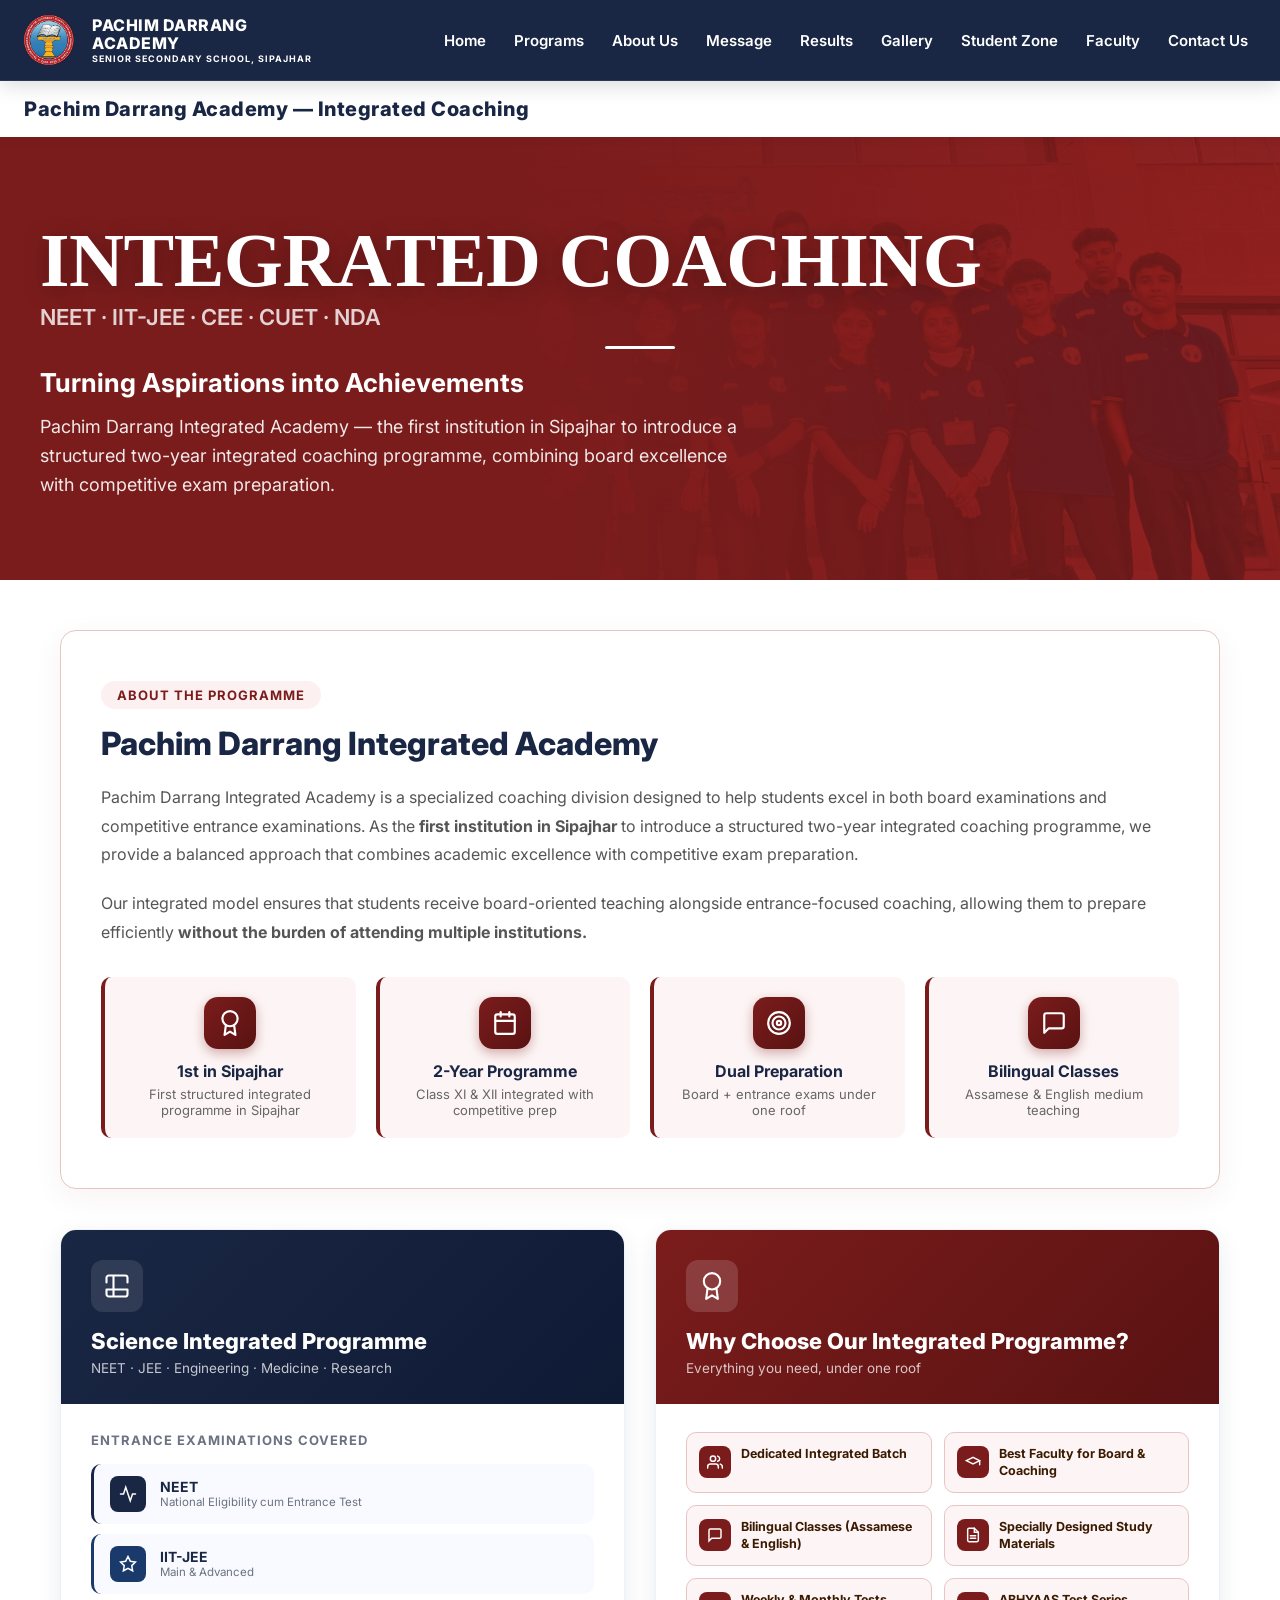
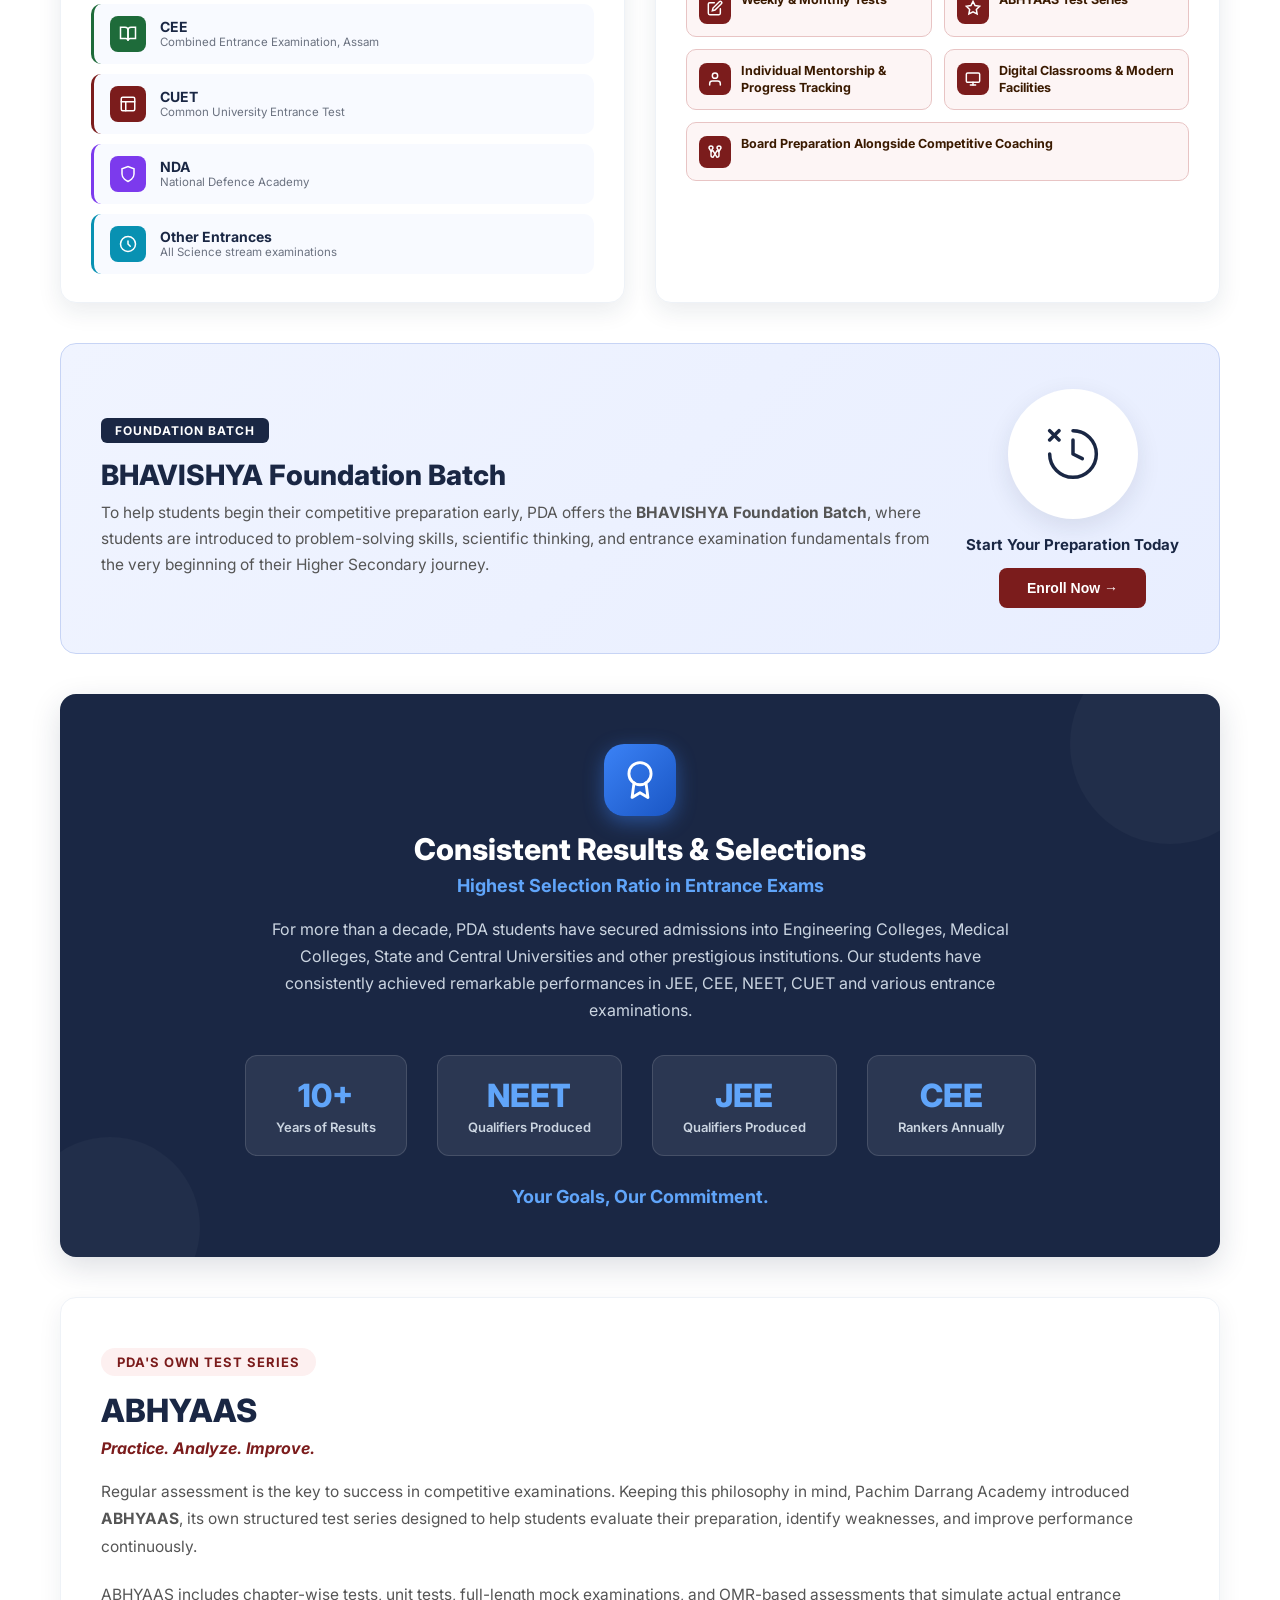
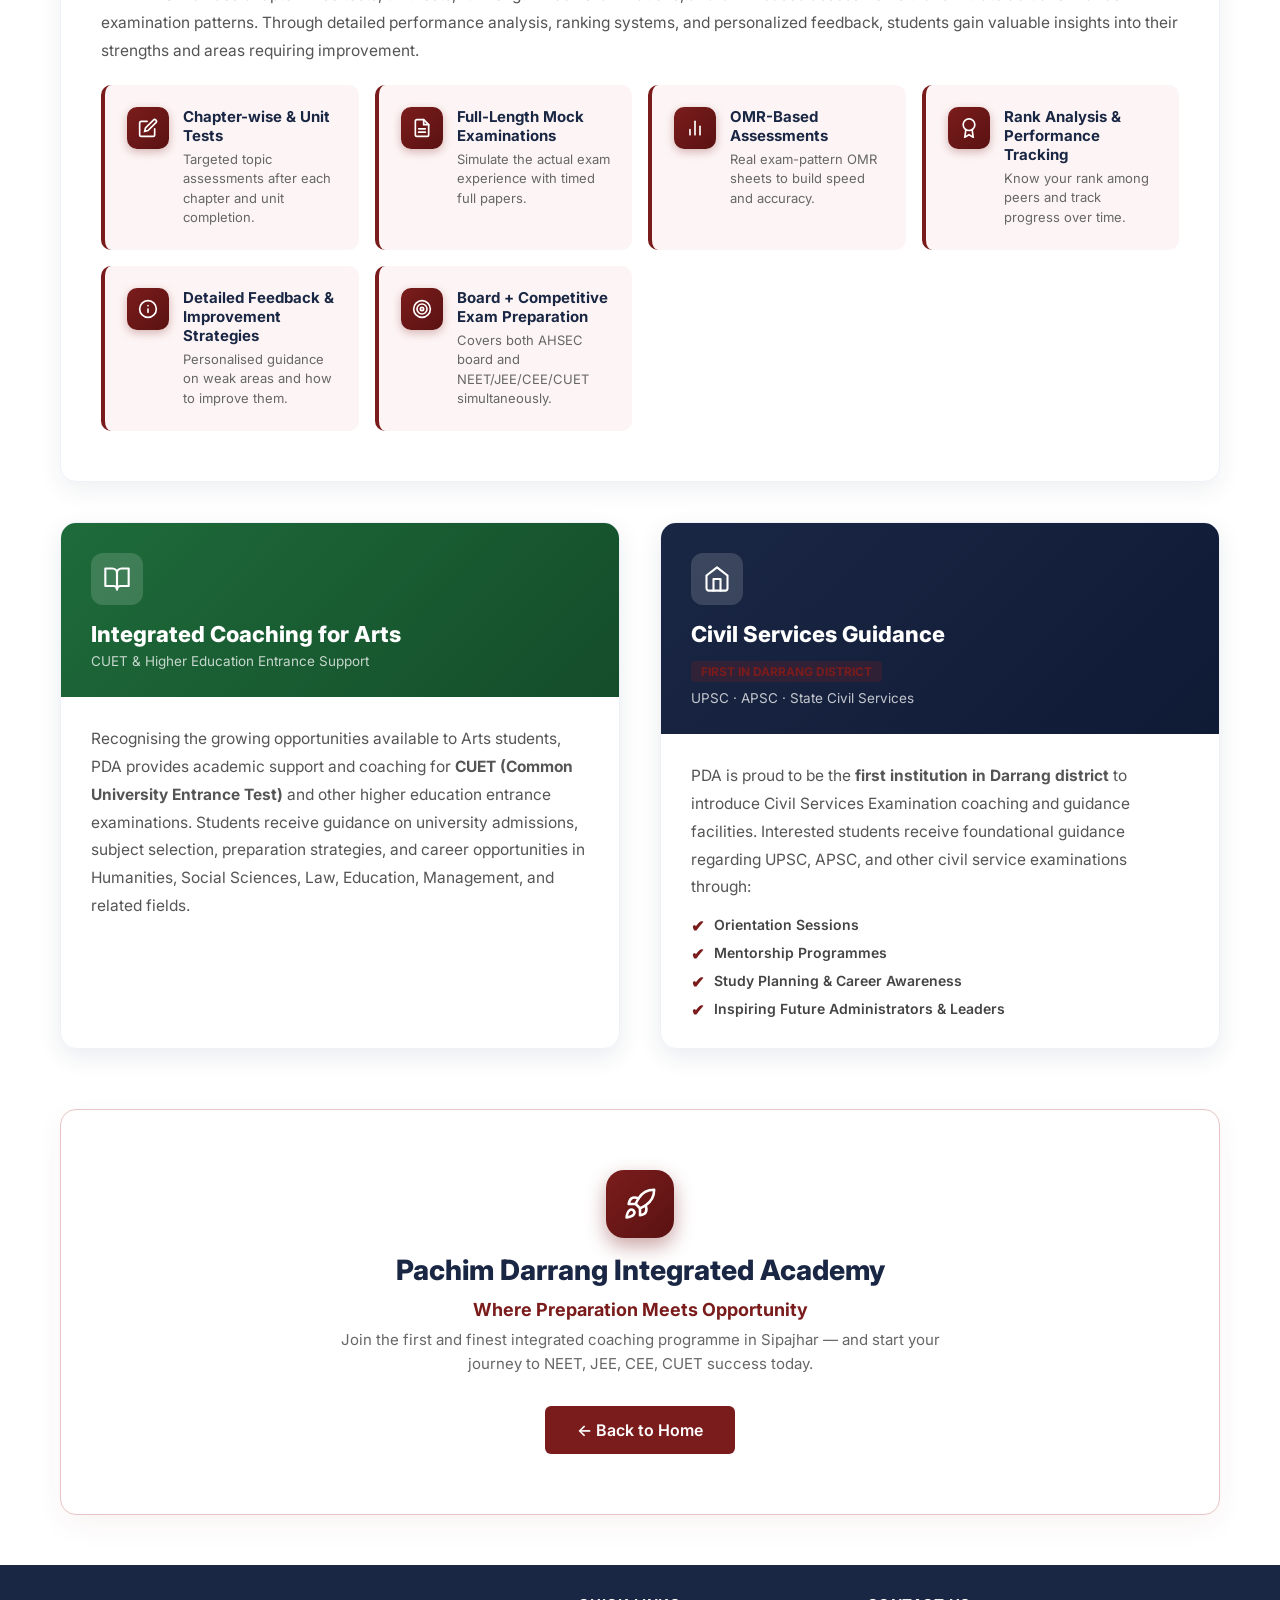
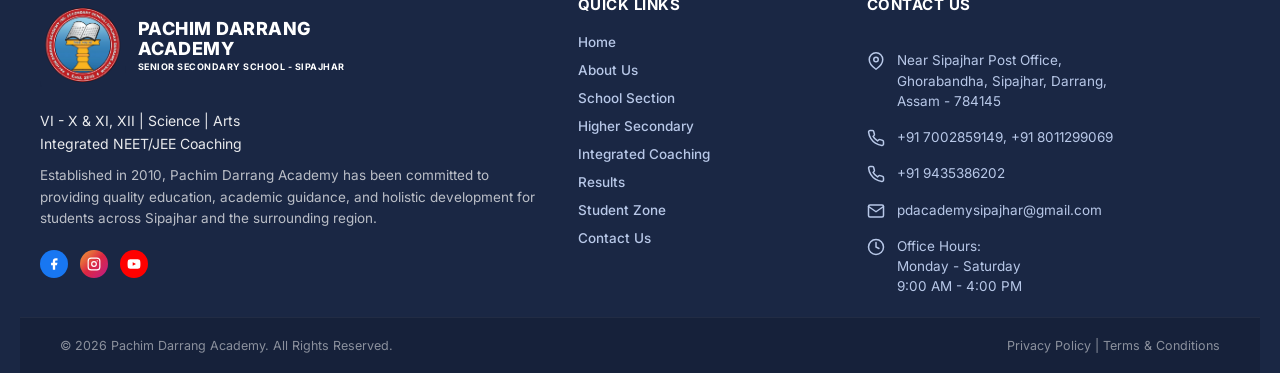
<file: pages/integrated-coaching.html>
<!DOCTYPE html>
<html lang="en">
<head>
  <meta charset="UTF-8" />
  <meta name="viewport" content="width=device-width,initial-scale=1.0" />
  <title>Integrated Coaching | Pachim Darrang Academy, Sipajhar</title>
  <link
    href="https://fonts.googleapis.com/css2?family=Inter:wght@400;500;600;700;800&family=Dancing+Script:wght@700&display=swap"
    rel="stylesheet" />
  <link rel="stylesheet" href="../assets/css/style.css" />
  <link rel="stylesheet" href="../assets/css/pages.css" />
  <link rel="stylesheet" href="../assets/css/responsive.css" />
  <meta name="description" content="Explore the Integrated Coaching programs (NEET, JEE, CEE, CUET, NDA) at Pachim Darrang Academy." />
  <meta property="og:title" content="Integrated Coaching | Pachim Darrang Academy, Sipajhar" />
  <meta property="og:description" content="Explore the Integrated Coaching programs (NEET, JEE, CEE, CUET, NDA) at Pachim Darrang Academy." />
  <meta property="og:type" content="website" />
</head>
<body>

  <!-- TOP BAR -->
  <!-- NAVBAR -->
  <nav>
    <div class="nav-inner">
      <div class="logo"><img src="../assets/images/logos/logo-new.png" alt="Pachim Darrang Academy Logo" class="logo-img" />
        <div class="logo-text">
          <div class="site-title">PACHIM DARRANG<br>ACADEMY</div>
          <p>SENIOR SECONDARY SCHOOL, SIPAJHAR</p>
        </div>
      </div>
      <div class="nav-links">
        <a href="../index.html#home" class="active">Home</a>
        <a href="../index.html#programs">Programs</a>
        <a href="../index.html#about">About Us</a>
        <a href="message.html">Message</a>
        <a href="results.html">Results</a>
        <a href="gallery.html">Gallery</a>
        <a href="student-zone.html">Student Zone</a>
        <a href="../index.html#faculty">Faculty</a>
        <a href="../index.html#contact">Contact Us</a>
      </div>
      <button class="nav-menu-btn" id="menuBtn" onclick="toggleMobileMenu()" aria-label="Toggle menu">☰</button>
    </div>
    <div class="mobile-nav" id="mobileNav">
      <a href="../index.html#home" onclick="closeMobileMenu()">Home</a>
      <a href="../index.html#programs" onclick="closeMobileMenu()">Programs</a>
      <a href="../index.html#about" onclick="closeMobileMenu()">About Us</a>
      <a href="message.html">Message</a>
      <a href="results.html">Results</a>
      <a href="gallery.html">Gallery</a>
      <a href="student-zone.html">Student Zone</a>
      <a href="../index.html#faculty" onclick="closeMobileMenu()">Faculty</a>
      <a href="../index.html#contact" onclick="closeMobileMenu()">Contact Us</a>
    </div>
  </nav>
  <div class="op-header op-header-light">
    <div class="op-title op-title-navy">Pachim Darrang Academy — Integrated Coaching</div>
  </div>

  <!-- HERO -->
  <div class="subpage-hero hero-red">
    <div class="subpage-hero-overlay overlay-red"></div>
    <div class="subpage-hero-content">
      <h1 class="hero-title">INTEGRATED COACHING</h1>
      <h3 class="hero-subtitle">NEET · IIT-JEE · CEE · CUET · NDA</h3>
      <div class="hero-accent" style="background-color: white;"></div>
      <h2 style="font-size: 26px; font-weight: 700; margin-bottom: 15px; color: #fff;">Turning Aspirations into Achievements</h2>
      <p class="hero-description" style="max-width: 700px;">Pachim Darrang Integrated Academy — the first institution in Sipajhar to introduce a structured two-year integrated coaching programme, combining board excellence with competitive exam preparation.</p>
    </div>
  </div>

  <!-- CONTENT -->
  <div class="subpage-container">

    <!-- About the Programme -->
    <div class="about-integrated-card">
      <div class="about-integrated-badge">ABOUT THE PROGRAMME</div>
      <h2 style="font-size: 32px; font-weight: 800; color: var(--navy); margin-bottom: 20px;">Pachim Darrang Integrated Academy</h2>
      <p style="font-size: 16px; color: #555; line-height: 1.8; margin-bottom: 20px;">Pachim Darrang Integrated Academy is a specialized coaching division designed to help students excel in both board examinations and competitive entrance examinations. As the <strong>first institution in Sipajhar</strong> to introduce a structured two-year integrated coaching programme, we provide a balanced approach that combines academic excellence with competitive exam preparation.</p>
      <p style="font-size: 16px; color: #555; line-height: 1.8; margin-bottom: 30px;">Our integrated model ensures that students receive board-oriented teaching alongside entrance-focused coaching, allowing them to prepare efficiently <strong>without the burden of attending multiple institutions.</strong></p>
      <div class="coaching-grid">
        <div class="coaching-grid-item">
          <div class="coaching-grid-icon-wrap">
            <div class="coaching-grid-icon">
              <svg width="26" height="26" viewBox="0 0 24 24" fill="none" stroke="#fff" stroke-width="2" stroke-linecap="round" stroke-linejoin="round"><circle cx="12" cy="8" r="7"/><polyline points="8.21 13.89 7 23 12 20 17 23 15.79 13.88"/></svg>
            </div>
          </div>
          <h4 class="coaching-grid-title">1st in Sipajhar</h4>
          <p class="coaching-grid-desc">First structured integrated programme in Sipajhar</p>
        </div>
        <div class="coaching-grid-item">
          <div class="coaching-grid-icon-wrap">
            <div class="coaching-grid-icon">
              <svg width="26" height="26" viewBox="0 0 24 24" fill="none" stroke="#fff" stroke-width="2" stroke-linecap="round" stroke-linejoin="round"><rect x="3" y="4" width="18" height="18" rx="2" ry="2"/><line x1="16" y1="2" x2="16" y2="6"/><line x1="8" y1="2" x2="8" y2="6"/><line x1="3" y1="10" x2="21" y2="10"/></svg>
            </div>
          </div>
          <h4 class="coaching-grid-title">2-Year Programme</h4>
          <p class="coaching-grid-desc">Class XI &amp; XII integrated with competitive prep</p>
        </div>
        <div class="coaching-grid-item">
          <div class="coaching-grid-icon-wrap">
            <div class="coaching-grid-icon">
              <svg width="26" height="26" viewBox="0 0 24 24" fill="none" stroke="#fff" stroke-width="2" stroke-linecap="round" stroke-linejoin="round"><circle cx="12" cy="12" r="10"/><circle cx="12" cy="12" r="6"/><circle cx="12" cy="12" r="2"/></svg>
            </div>
          </div>
          <h4 class="coaching-grid-title">Dual Preparation</h4>
          <p class="coaching-grid-desc">Board + entrance exams under one roof</p>
        </div>
        <div class="coaching-grid-item">
          <div class="coaching-grid-icon-wrap">
            <div class="coaching-grid-icon">
              <svg width="26" height="26" viewBox="0 0 24 24" fill="none" stroke="#fff" stroke-width="2" stroke-linecap="round" stroke-linejoin="round"><path d="M21 15a2 2 0 0 1-2 2H7l-4 4V5a2 2 0 0 1 2-2h14a2 2 0 0 1 2 2z"/></svg>
            </div>
          </div>
          <h4 class="coaching-grid-title">Bilingual Classes</h4>
          <p class="coaching-grid-desc">Assamese &amp; English medium teaching</p>
        </div>
      </div>
    </div>

    <!-- Science Integrated + Why Choose -->
    <div class="coaching-card-split">

      <!-- Science Programme -->
      <div class="coaching-card">
        <div class="coaching-card-header bg-science">
          <div class="coaching-card-icon-wrap">
            <svg width="28" height="28" viewBox="0 0 24 24" fill="none" stroke="#fff" stroke-width="1.8" stroke-linecap="round" stroke-linejoin="round"><path d="M9 3H5a2 2 0 0 0-2 2v4m6-6h10a2 2 0 0 1 2 2v4M9 3v18m0 0h10a2 2 0 0 0 2-2v-4M9 21H5a2 2 0 0 1-2-2v-4m0 0h18"/></svg>
          </div>
          <h3 class="coaching-card-header-title">Science Integrated Programme</h3>
          <p class="coaching-card-header-subtitle">NEET · JEE · Engineering · Medicine · Research</p>
        </div>
        <div class="coaching-card-body">
          <p class="coaching-card-body-section-title">Entrance Examinations Covered</p>
          <div class="entrance-list">

            <div class="entrance-item border-navy">
              <div class="entrance-icon-wrap bg-navy">
                <svg width="18" height="18" viewBox="0 0 24 24" fill="none" stroke="#fff" stroke-width="2" stroke-linecap="round"><path d="M22 12h-4l-3 9L9 3l-3 9H2"/></svg>
              </div>
              <div><div class="entrance-item-title">NEET</div><div class="entrance-item-desc">National Eligibility cum Entrance Test</div></div>
            </div>

            <div class="entrance-item border-blue">
              <div class="entrance-icon-wrap bg-blue">
                <svg width="18" height="18" viewBox="0 0 24 24" fill="none" stroke="#fff" stroke-width="2" stroke-linecap="round"><polygon points="12 2 15.09 8.26 22 9.27 17 14.14 18.18 21.02 12 17.77 5.82 21.02 7 14.14 2 9.27 8.91 8.26 12 2"/></svg>
              </div>
              <div><div class="entrance-item-title">IIT-JEE</div><div class="entrance-item-desc">Main &amp; Advanced</div></div>
            </div>

            <div class="entrance-item border-green">
              <div class="entrance-icon-wrap bg-green">
                <svg width="18" height="18" viewBox="0 0 24 24" fill="none" stroke="#fff" stroke-width="2" stroke-linecap="round"><path d="M2 3h6a4 4 0 0 1 4 4v14a3 3 0 0 0-3-3H2z"/><path d="M22 3h-6a4 4 0 0 0-4 4v14a3 3 0 0 1 3-3h7z"/></svg>
              </div>
              <div><div class="entrance-item-title">CEE</div><div class="entrance-item-desc">Combined Entrance Examination, Assam</div></div>
            </div>

            <div class="entrance-item border-red">
              <div class="entrance-icon-wrap bg-red">
                <svg width="18" height="18" viewBox="0 0 24 24" fill="none" stroke="#fff" stroke-width="2" stroke-linecap="round"><rect x="3" y="3" width="18" height="18" rx="2"/><path d="M3 9h18M9 21V9"/></svg>
              </div>
              <div><div class="entrance-item-title">CUET</div><div class="entrance-item-desc">Common University Entrance Test</div></div>
            </div>

            <div class="entrance-item border-purple">
              <div class="entrance-icon-wrap bg-purple">
                <svg width="18" height="18" viewBox="0 0 24 24" fill="none" stroke="#fff" stroke-width="2" stroke-linecap="round"><path d="M12 22s8-4 8-10V5l-8-3-8 3v7c0 6 8 10 8 10z"/></svg>
              </div>
              <div><div class="entrance-item-title">NDA</div><div class="entrance-item-desc">National Defence Academy</div></div>
            </div>

            <div class="entrance-item border-cyan">
              <div class="entrance-icon-wrap bg-cyan">
                <svg width="18" height="18" viewBox="0 0 24 24" fill="none" stroke="#fff" stroke-width="2" stroke-linecap="round"><circle cx="12" cy="12" r="10"/><path d="M12 8v4l3 3"/></svg>
              </div>
              <div><div class="entrance-item-title">Other Entrances</div><div class="entrance-item-desc">All Science stream examinations</div></div>
            </div>

          </div>
        </div>
      </div>

      <!-- Why Choose -->
      <div class="coaching-card">
        <div class="coaching-card-header bg-arts-coaching" style="background: linear-gradient(135deg,#7B1C1C 0%,#5a1212 100%);">
          <div class="coaching-card-icon-wrap opaque-bg">
            <svg width="28" height="28" viewBox="0 0 24 24" fill="none" stroke="#fff" stroke-width="1.8" stroke-linecap="round" stroke-linejoin="round"><circle cx="12" cy="8" r="7"/><polyline points="8.21 13.89 7 23 12 20 17 23 15.79 13.88"/></svg>
          </div>
          <h3 class="coaching-card-header-title">Why Choose Our Integrated Programme?</h3>
          <p class="coaching-card-header-subtitle">Everything you need, under one roof</p>
        </div>
        <div class="coaching-card-body">
          <div class="why-coaching-grid">

            <div class="why-coaching-item">
              <div class="why-coaching-icon-wrap">
                <svg width="16" height="16" viewBox="0 0 24 24" fill="none" stroke="#fff" stroke-width="2.2" stroke-linecap="round"><path d="M17 21v-2a4 4 0 0 0-4-4H5a4 4 0 0 0-4 4v2"/><circle cx="9" cy="7" r="4"/><path d="M23 21v-2a4 4 0 0 0-3-3.87"/><path d="M16 3.13a4 4 0 0 1 0 7.75"/></svg>
              </div>
              <div class="why-coaching-item-text">Dedicated Integrated Batch</div>
            </div>

            <div class="why-coaching-item">
              <div class="why-coaching-icon-wrap">
                <svg width="16" height="16" viewBox="0 0 24 24" fill="none" stroke="#fff" stroke-width="2.2" stroke-linecap="round"><path d="M22 10v6M2 10l10-5 10 5-10 5z"/></svg>
              </div>
              <div class="why-coaching-item-text">Best Faculty for Board &amp; Coaching</div>
            </div>

            <div class="why-coaching-item">
              <div class="why-coaching-icon-wrap">
                <svg width="16" height="16" viewBox="0 0 24 24" fill="none" stroke="#fff" stroke-width="2.2" stroke-linecap="round"><path d="M21 15a2 2 0 0 1-2 2H7l-4 4V5a2 2 0 0 1 2-2h14a2 2 0 0 1 2 2z"/></svg>
              </div>
              <div class="why-coaching-item-text">Bilingual Classes (Assamese &amp; English)</div>
            </div>

            <div class="why-coaching-item">
              <div class="why-coaching-icon-wrap">
                <svg width="16" height="16" viewBox="0 0 24 24" fill="none" stroke="#fff" stroke-width="2.2" stroke-linecap="round"><path d="M14 2H6a2 2 0 0 0-2 2v16a2 2 0 0 0 2 2h12a2 2 0 0 0 2-2V8z"/><polyline points="14 2 14 8 20 8"/><line x1="16" y1="13" x2="8" y2="13"/><line x1="16" y1="17" x2="8" y2="17"/></svg>
              </div>
              <div class="why-coaching-item-text">Specially Designed Study Materials</div>
            </div>

            <div class="why-coaching-item">
              <div class="why-coaching-icon-wrap">
                <svg width="16" height="16" viewBox="0 0 24 24" fill="none" stroke="#fff" stroke-width="2.2" stroke-linecap="round"><path d="M11 4H4a2 2 0 0 0-2 2v14a2 2 0 0 0 2 2h14a2 2 0 0 0 2-2v-7"/><path d="M18.5 2.5a2.121 2.121 0 0 1 3 3L12 15l-4 1 1-4 9.5-9.5z"/></svg>
              </div>
              <div class="why-coaching-item-text">Weekly &amp; Monthly Tests</div>
            </div>

            <div class="why-coaching-item">
              <div class="why-coaching-icon-wrap">
                <svg width="16" height="16" viewBox="0 0 24 24" fill="none" stroke="#fff" stroke-width="2.2" stroke-linecap="round"><polygon points="12 2 15.09 8.26 22 9.27 17 14.14 18.18 21.02 12 17.77 5.82 21.02 7 14.14 2 9.27 8.91 8.26 12 2"/></svg>
              </div>
              <div class="why-coaching-item-text">ABHYAAS Test Series</div>
            </div>

            <div class="why-coaching-item">
              <div class="why-coaching-icon-wrap">
                <svg width="16" height="16" viewBox="0 0 24 24" fill="none" stroke="#fff" stroke-width="2.2" stroke-linecap="round"><path d="M20 21v-2a4 4 0 0 0-4-4H8a4 4 0 0 0-4 4v2"/><circle cx="12" cy="7" r="4"/></svg>
              </div>
              <div class="why-coaching-item-text">Individual Mentorship &amp; Progress Tracking</div>
            </div>

            <div class="why-coaching-item">
              <div class="why-coaching-icon-wrap">
                <svg width="16" height="16" viewBox="0 0 24 24" fill="none" stroke="#fff" stroke-width="2.2" stroke-linecap="round"><rect x="2" y="3" width="20" height="14" rx="2"/><line x1="8" y1="21" x2="16" y2="21"/><line x1="12" y1="17" x2="12" y2="21"/></svg>
              </div>
              <div class="why-coaching-item-text">Digital Classrooms &amp; Modern Facilities</div>
            </div>

            <div class="why-coaching-item span2">
              <div class="why-coaching-icon-wrap">
                <svg width="16" height="16" viewBox="0 0 24 24" fill="none" stroke="#fff" stroke-width="2.2" stroke-linecap="round"><path d="M18 3a3 3 0 0 0-3 3l3 5 3-5a3 3 0 0 0-3-3z"/><path d="M6 3a3 3 0 0 0-3 3l3 5 3-5a3 3 0 0 0-3-3z"/><path d="M6 17a3 3 0 0 0 3 3l3-5-3-5a3 3 0 0 0-3 3v4z"/><path d="M18 17a3 3 0 0 1-3 3l-3-5 3-5a3 3 0 0 1 3 3v4z"/></svg>
              </div>
              <div class="why-coaching-item-text">Board Preparation Alongside Competitive Coaching</div>
            </div>

          </div>
        </div>
      </div>
    </div>

    <!-- BHAVISHYA Foundation Batch -->
    <div class="bhavishya-card">
      <div style="flex: 1; min-width: 280px;">
        <div class="bhavishya-badge">Foundation Batch</div>
        <h3 class="bhavishya-title">BHAVISHYA Foundation Batch</h3>
        <p class="bhavishya-text">To help students begin their competitive preparation early, PDA offers the <strong>BHAVISHYA Foundation Batch</strong>, where students are introduced to problem-solving skills, scientific thinking, and entrance examination fundamentals from the very beginning of their Higher Secondary journey.</p>
      </div>
      <div style="flex: 0 0 auto; text-align: center; min-width: 200px;">
        <div class="bhavishya-circle-wrap">
          <svg width="56" height="56" viewBox="0 0 24 24" fill="none" stroke="var(--navy)" stroke-width="1.5" stroke-linecap="round" stroke-linejoin="round"><path d="M12 2a10 10 0 0 1 10 10c0 5.52-4.48 10-10 10S2 17.52 2 12"/><path d="M12 6v6l4 2"/><path d="M2 2l4 4"/><path d="M2 6l4-4"/></svg>
        </div>
        <p class="bhavishya-circle-text">Start Your Preparation Today</p>
        <button class="bhavishya-btn">Enroll Now →</button>
      </div>
    </div>

    <!-- Consistent Results -->
    <div class="selections-card">
      <div class="selections-card-overlay-1"></div>
      <div class="selections-card-overlay-2"></div>
      <div class="selections-card-content">
        <div class="selections-badge-icon-wrap">
          <div class="selections-badge-icon">
            <svg width="38" height="38" viewBox="0 0 24 24" fill="none" stroke="#fff" stroke-width="1.8" stroke-linecap="round" stroke-linejoin="round"><circle cx="12" cy="8" r="7"/><polyline points="8.21 13.89 7 23 12 20 17 23 15.79 13.88"/></svg>
          </div>
        </div>
        <h3 class="selections-title">Consistent Results &amp; Selections</h3>
        <p class="selections-subtitle">Highest Selection Ratio in Entrance Exams</p>
        <p class="selections-text">For more than a decade, PDA students have secured admissions into Engineering Colleges, Medical Colleges, State and Central Universities and other prestigious institutions. Our students have consistently achieved remarkable performances in JEE, CEE, NEET, CUET and various entrance examinations.</p>
        <div class="selections-row">
          <div class="selections-item">
            <div class="selections-item-num">10+</div>
            <div class="selections-item-label">Years of Results</div>
          </div>
          <div class="selections-item">
            <div class="selections-item-num">NEET</div>
            <div class="selections-item-label">Qualifiers Produced</div>
          </div>
          <div class="selections-item">
            <div class="selections-item-num">JEE</div>
            <div class="selections-item-label">Qualifiers Produced</div>
          </div>
          <div class="selections-item">
            <div class="selections-item-num">CEE</div>
            <div class="selections-item-label">Rankers Annually</div>
          </div>
        </div>
        <p class="selections-footer-text">Your Goals, Our Commitment.</p>
      </div>
    </div>

    <!-- ABHYAAS Test Series -->
    <div class="abhyaas-card">
      <div class="abhyaas-badge">PDA'S OWN TEST SERIES</div>
      <h2 class="abhyaas-title">ABHYAAS</h2>
      <p class="abhyaas-subtitle">Practice. Analyze. Improve.</p>
      <p class="abhyaas-text">Regular assessment is the key to success in competitive examinations. Keeping this philosophy in mind, Pachim Darrang Academy introduced <strong>ABHYAAS</strong>, its own structured test series designed to help students evaluate their preparation, identify weaknesses, and improve performance continuously.</p>
      <p class="abhyaas-text">ABHYAAS includes chapter-wise tests, unit tests, full-length mock examinations, and OMR-based assessments that simulate actual entrance examination patterns. Through detailed performance analysis, ranking systems, and personalized feedback, students gain valuable insights into their strengths and areas requiring improvement.</p>

      <div class="abhyaas-grid">
        <div class="abhyaas-item">
          <div class="abhyaas-icon-wrap">
            <svg width="20" height="20" viewBox="0 0 24 24" fill="none" stroke="#fff" stroke-width="2" stroke-linecap="round"><path d="M11 4H4a2 2 0 0 0-2 2v14a2 2 0 0 0 2 2h14a2 2 0 0 0 2-2v-7"/><path d="M18.5 2.5a2.121 2.121 0 0 1 3 3L12 15l-4 1 1-4 9.5-9.5z"/></svg>
          </div>
          <div>
            <h4 class="abhyaas-item-title">Chapter-wise &amp; Unit Tests</h4>
            <p class="abhyaas-item-desc">Targeted topic assessments after each chapter and unit completion.</p>
          </div>
        </div>
        <div class="abhyaas-item">
          <div class="abhyaas-icon-wrap">
            <svg width="20" height="20" viewBox="0 0 24 24" fill="none" stroke="#fff" stroke-width="2" stroke-linecap="round"><path d="M14 2H6a2 2 0 0 0-2 2v16a2 2 0 0 0 2 2h12a2 2 0 0 0 2-2V8z"/><polyline points="14 2 14 8 20 8"/><line x1="16" y1="13" x2="8" y2="13"/><line x1="16" y1="17" x2="8" y2="17"/></svg>
          </div>
          <div>
            <h4 class="abhyaas-item-title">Full-Length Mock Examinations</h4>
            <p class="abhyaas-item-desc">Simulate the actual exam experience with timed full papers.</p>
          </div>
        </div>
        <div class="abhyaas-item">
          <div class="abhyaas-icon-wrap">
            <svg width="20" height="20" viewBox="0 0 24 24" fill="none" stroke="#fff" stroke-width="2" stroke-linecap="round"><line x1="18" y1="20" x2="18" y2="10"/><line x1="12" y1="20" x2="12" y2="4"/><line x1="6" y1="20" x2="6" y2="14"/></svg>
          </div>
          <div>
            <h4 class="abhyaas-item-title">OMR-Based Assessments</h4>
            <p class="abhyaas-item-desc">Real exam-pattern OMR sheets to build speed and accuracy.</p>
          </div>
        </div>
        <div class="abhyaas-item">
          <div class="abhyaas-icon-wrap">
            <svg width="20" height="20" viewBox="0 0 24 24" fill="none" stroke="#fff" stroke-width="2" stroke-linecap="round"><circle cx="12" cy="8" r="7"/><polyline points="8.21 13.89 7 23 12 20 17 23 15.79 13.88"/></svg>
          </div>
          <div>
            <h4 class="abhyaas-item-title">Rank Analysis &amp; Performance Tracking</h4>
            <p class="abhyaas-item-desc">Know your rank among peers and track progress over time.</p>
          </div>
        </div>
        <div class="abhyaas-item">
          <div class="abhyaas-icon-wrap">
            <svg width="20" height="20" viewBox="0 0 24 24" fill="none" stroke="#fff" stroke-width="2" stroke-linecap="round"><circle cx="12" cy="12" r="10"/><line x1="12" y1="16" x2="12" y2="12"/><line x1="12" y1="8" x2="12.01" y2="8"/></svg>
          </div>
          <div>
            <h4 class="abhyaas-item-title">Detailed Feedback &amp; Improvement Strategies</h4>
            <p class="abhyaas-item-desc">Personalised guidance on weak areas and how to improve them.</p>
          </div>
        </div>
        <div class="abhyaas-item">
          <div class="abhyaas-icon-wrap">
            <svg width="20" height="20" viewBox="0 0 24 24" fill="none" stroke="#fff" stroke-width="2" stroke-linecap="round"><circle cx="12" cy="12" r="10"/><circle cx="12" cy="12" r="6"/><circle cx="12" cy="12" r="2"/></svg>
          </div>
          <div>
            <h4 class="abhyaas-item-title">Board + Competitive Exam Preparation</h4>
            <p class="abhyaas-item-desc">Covers both AHSEC board and NEET/JEE/CEE/CUET simultaneously.</p>
          </div>
        </div>
      </div>
    </div>

    <!-- Arts + Civil Services 2-col -->
    <div class="grid-2col gap40 mb60">

      <!-- Arts Coaching -->
      <div class="coaching-card">
        <div class="coaching-card-header bg-arts-coaching">
          <div class="coaching-card-icon-wrap opaque-bg">
            <svg width="28" height="28" viewBox="0 0 24 24" fill="none" stroke="#fff" stroke-width="1.8" stroke-linecap="round" stroke-linejoin="round"><path d="M2 3h6a4 4 0 0 1 4 4v14a3 3 0 0 0-3-3H2z"/><path d="M22 3h-6a4 4 0 0 0-4 4v14a3 3 0 0 1 3-3h7z"/></svg>
          </div>
          <h3 class="coaching-card-header-title">Integrated Coaching for Arts</h3>
          <p class="coaching-card-header-subtitle">CUET &amp; Higher Education Entrance Support</p>
        </div>
        <div class="coaching-card-body">
          <p class="subpage-text" style="margin-bottom: 0;">Recognising the growing opportunities available to Arts students, PDA provides academic support and coaching for <strong>CUET (Common University Entrance Test)</strong> and other higher education entrance examinations. Students receive guidance on university admissions, subject selection, preparation strategies, and career opportunities in Humanities, Social Sciences, Law, Education, Management, and related fields.</p>
        </div>
      </div>

      <!-- Civil Services -->
      <div class="coaching-card">
        <div class="coaching-card-header bg-civil-services">
          <div class="coaching-card-icon-wrap opaque-bg">
            <svg width="28" height="28" viewBox="0 0 24 24" fill="none" stroke="#fff" stroke-width="1.8" stroke-linecap="round" stroke-linejoin="round"><path d="M3 9l9-7 9 7v11a2 2 0 0 1-2 2H5a2 2 0 0 1-2-2z"/><polyline points="9 22 9 12 15 12 15 22"/></svg>
          </div>
          <h3 class="coaching-card-header-title">Civil Services Guidance</h3>
          <div class="badge-darrang">FIRST IN DARRANG DISTRICT</div>
          <p class="coaching-card-header-subtitle">UPSC · APSC · State Civil Services</p>
        </div>
        <div class="coaching-card-body">
          <p class="subpage-text" style="margin-bottom: 15px;">PDA is proud to be the <strong>first institution in Darrang district</strong> to introduce Civil Services Examination coaching and guidance facilities. Interested students receive foundational guidance regarding UPSC, APSC, and other civil service examinations through:</p>
          <ul style="list-style: none; padding: 0; margin: 0; display: flex; flex-direction: column; gap: 8px;">
            <li class="grid-list-item"><span class="check-icon check-red">✔</span> Orientation Sessions</li>
            <li class="grid-list-item"><span class="check-icon check-red">✔</span> Mentorship Programmes</li>
            <li class="grid-list-item"><span class="check-icon check-red">✔</span> Study Planning &amp; Career Awareness</li>
            <li class="grid-list-item"><span class="check-icon check-red">✔</span> Inspiring Future Administrators &amp; Leaders</li>
          </ul>
        </div>
      </div>
    </div>

    <!-- Footer CTA -->
    <div class="coaching-footer-cta">
      <div class="coaching-footer-icon-wrap">
        <div class="coaching-footer-icon">
          <svg width="34" height="34" viewBox="0 0 24 24" fill="none" stroke="#fff" stroke-width="1.8" stroke-linecap="round" stroke-linejoin="round"><path d="M4.5 16.5c-1.5 1.26-2 5-2 5s3.74-.5 5-2c.71-.84.7-2.13-.09-2.91a2.18 2.18 0 0 0-2.91-.09z"/><path d="m12 15-3-3a22 22 0 0 1 2-3.95A12.88 12.88 0 0 1 22 2c0 2.72-.78 7.5-6 11a22.35 22.35 0 0 1-4 2z"/><path d="M9 12H4s.55-3.03 2-4c1.62-1.08 5 0 5 0"/><path d="M12 15v5s3.03-.55 4-2c1.08-1.62 0-5 0-5"/></svg>
        </div>
      </div>
      <h3 class="coaching-footer-title">Pachim Darrang Integrated Academy</h3>
      <p class="coaching-footer-subtitle">Where Preparation Meets Opportunity</p>
      <p class="coaching-footer-desc">Join the first and finest integrated coaching programme in Sipajhar — and start your journey to NEET, JEE, CEE, CUET success today.</p>
      <a href="../index.html" class="back-to-home-btn" style="background: #7B1C1C; color: white; border: none; box-shadow: none; margin-top: 0; display: inline-block;">←  Back to Home</a>
    </div>

  </div>
  <!-- FOOTER -->
  <footer id="contact">
    <div class="footer-inner">
      <div class="footer-col brand-col">
        <div class="footer-logo-row">
          <img src="../assets/images/logos/logo-new.png" alt="PDA Logo" class="footer-logo" />
          <div class="footer-brand-text">
            <h2>PACHIM DARRANG<br>ACADEMY</h2>
            <p>SENIOR SECONDARY SCHOOL - SIPAJHAR</p>
          </div>
        </div>
        <div class="footer-streams">
          VI - X &amp; XI, XII | Science | Arts<br>
          Integrated NEET/JEE Coaching
        </div>
        <div class="footer-desc">
          Established in 2010, Pachim Darrang Academy has been committed to providing quality education, academic guidance, and holistic development for students across Sipajhar and the surrounding region.
        </div>
        <div class="socials">
          <a href="https://www.facebook.com/Pachim-Darrang-Academy-106707741075172" target="_blank" class="soc-btn soc-fb" title="Facebook">
            <svg width="14" height="14" viewBox="0 0 24 24" fill="#fff"><path d="M18 2h-3a5 5 0 0 0-5 5v3H7v4h3v8h4v-8h3l1-4h-4V7a1 1 0 0 1 1-1h3z"/></svg>
          </a>
          <a href="https://www.instagram.com/pdacademy_sipajhar?igsh=MWY0Y3dkMHJkYXhjZA==" target="_blank" class="soc-btn soc-ig" title="Instagram">
            <svg width="14" height="14" viewBox="0 0 24 24" fill="none" stroke="#fff" stroke-width="2" stroke-linecap="round" stroke-linejoin="round"><rect x="2" y="2" width="20" height="20" rx="5" ry="5"/><circle cx="12" cy="12" r="4"/><circle cx="17.5" cy="6.5" r="1" fill="#fff" stroke="none"/></svg>
          </a>
          <a href="https://www.youtube.com/channel/UCRtI3rfI2QcD23pldSsr-2Q" target="_blank" class="soc-btn soc-yt" title="YouTube">
            <svg width="14" height="14" viewBox="0 0 24 24" fill="#fff"><path d="M22.54 6.42a2.78 2.78 0 0 0-1.95-1.96C18.88 4 12 4 12 4s-6.88 0-8.59.46A2.78 2.78 0 0 0 1.46 6.42 29 29 0 0 0 1 12a29 29 0 0 0 .46 5.58 2.78 2.78 0 0 0 1.95 1.96C5.12 20 12 20 12 20s6.88 0 8.59-.46a2.78 2.78 0 0 0 1.95-1.96A29 29 0 0 0 23 12a29 29 0 0 0-.46-5.58z"/><polygon points="9.75 15.02 15.5 12 9.75 8.98 9.75 15.02" fill="#FF0000"/></svg>
          </a>
        </div>
      </div>
      
      <div class="footer-col links-col">
        <h4>QUICK LINKS</h4>
        <div class="footer-links">
          <a href="../index.html#home">Home</a>
          <a href="../index.html#about">About Us</a>
          <a href="school.html">School Section</a>
          <a href="higher-secondary.html">Higher Secondary</a>
          <a href="integrated-coaching.html">Integrated Coaching</a>
          <a href="results.html">Results</a>
          <a href="student-zone.html">Student Zone</a>
          <a href="../index.html#contact">Contact Us</a>
        </div>
      </div>
      
      <div class="footer-col contact-col">
        <h4>CONTACT US</h4>
        <div class="contact-item">
          <svg width="18" height="18" viewBox="0 0 24 24" fill="none" stroke="currentColor" stroke-width="2" stroke-linecap="round" stroke-linejoin="round" style="flex-shrink: 0; margin-top: 2px;"><path d="M21 10c0 7-9 13-9 13s-9-6-9-13a9 9 0 0 1 18 0z"></path><circle cx="12" cy="10" r="3"></circle></svg>
          <div>Near Sipajhar Post Office,<br>Ghorabandha, Sipajhar, Darrang,<br>Assam - 784145</div>
        </div>
        <div class="contact-item">
          <svg width="18" height="18" viewBox="0 0 24 24" fill="none" stroke="currentColor" stroke-width="2" stroke-linecap="round" stroke-linejoin="round" style="flex-shrink: 0; margin-top: 2px;"><path d="M22 16.92v3a2 2 0 0 1-2.18 2 19.79 19.79 0 0 1-8.63-3.07 19.5 19.5 0 0 1-6-6 19.79 19.79 0 0 1-3.07-8.67A2 2 0 0 1 4.11 2h3a2 2 0 0 1 2 1.72 12.84 12.84 0 0 0 .7 2.81 2 2 0 0 1-.45 2.11L8.09 9.91a16 16 0 0 0 6 6l1.27-1.27a2 2 0 0 1 2.11-.45 12.84 12.84 0 0 0 2.81.7A2 2 0 0 1 22 16.92z"></path></svg>
          <div>+91 7002859149, +91 8011299069</div>
        </div>
        <div class="contact-item">
          <svg width="18" height="18" viewBox="0 0 24 24" fill="none" stroke="currentColor" stroke-width="2" stroke-linecap="round" stroke-linejoin="round" style="flex-shrink: 0; margin-top: 2px;"><path d="M22 16.92v3a2 2 0 0 1-2.18 2 19.79 19.79 0 0 1-8.63-3.07 19.5 19.5 0 0 1-6-6 19.79 19.79 0 0 1-3.07-8.67A2 2 0 0 1 4.11 2h3a2 2 0 0 1 2 1.72 12.84 12.84 0 0 0 .7 2.81 2 2 0 0 1-.45 2.11L8.09 9.91a16 16 0 0 0 6 6l1.27-1.27a2 2 0 0 1 2.11-.45 12.84 12.84 0 0 0 2.81.7A2 2 0 0 1 22 16.92z"></path></svg>
          <div>+91 9435386202</div>
        </div>
        <div class="contact-item">
          <svg width="18" height="18" viewBox="0 0 24 24" fill="none" stroke="currentColor" stroke-width="2" stroke-linecap="round" stroke-linejoin="round" style="flex-shrink: 0; margin-top: 2px;"><path d="M4 4h16c1.1 0 2 .9 2 2v12c0 1.1-.9 2-2 2H4c-1.1 0-2-.9-2-2V6c0-1.1.9-2 2-2z"></path><polyline points="22,6 12,13 2,6"></polyline></svg>
          <div>pdacademysipajhar@gmail.com</div>
        </div>
        <div class="contact-item">
          <svg width="18" height="18" viewBox="0 0 24 24" fill="none" stroke="currentColor" stroke-width="2" stroke-linecap="round" stroke-linejoin="round" style="flex-shrink: 0; margin-top: 2px;"><circle cx="12" cy="12" r="10"></circle><polyline points="12 6 12 12 16 14"></polyline></svg>
          <div>Office Hours:<br>Monday - Saturday<br>9:00 AM - 4:00 PM</div>
        </div>
      </div>
    </div>
    
    <div class="footer-bottom-wrapper">
      <div class="footer-bottom">
        <div class="fb-left">© 2026 Pachim Darrang Academy. All Rights Reserved.</div>
        <div class="fb-right"><a href="#">Privacy Policy</a> | <a href="#">Terms &amp; Conditions</a></div>
      </div>
    </div>
  </footer>

  <script src="../assets/js/navigation.js"></script>
  <script src="../assets/js/main.js"></script>
</body>
</html>
</file>
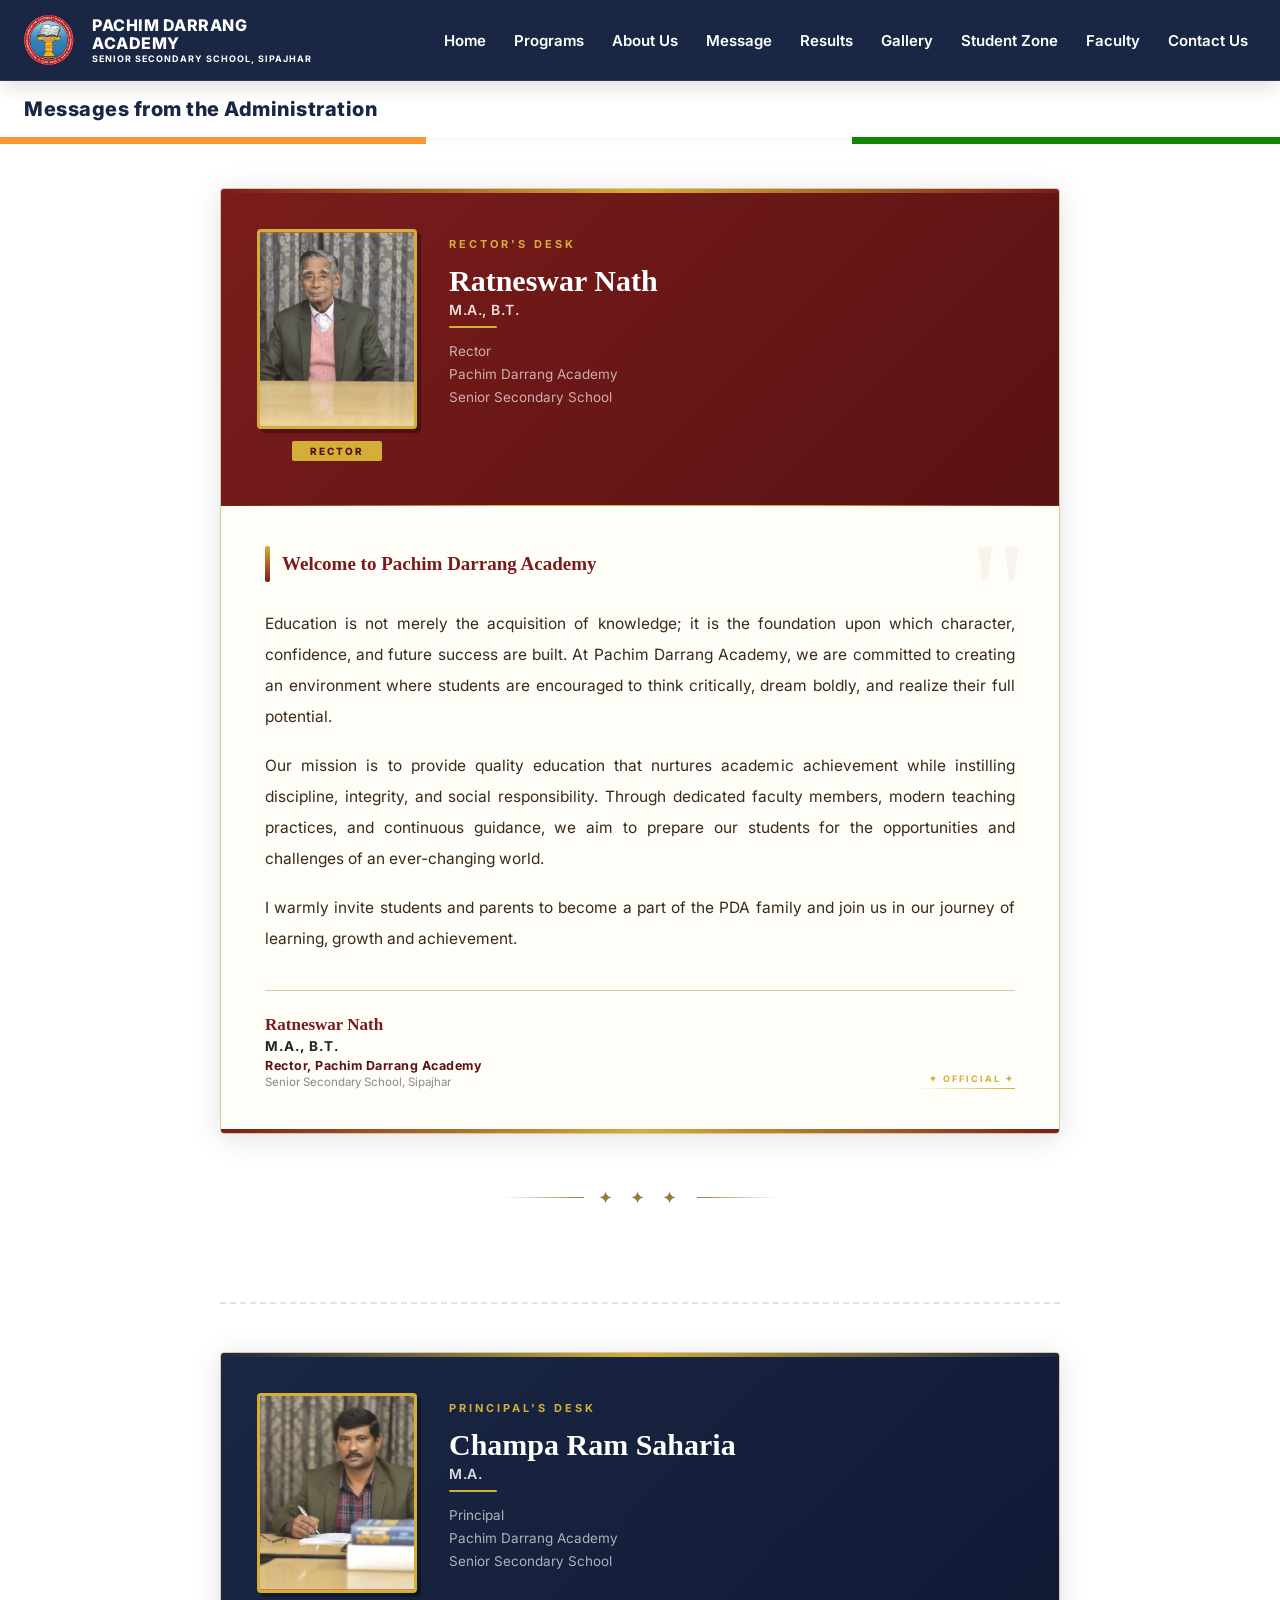
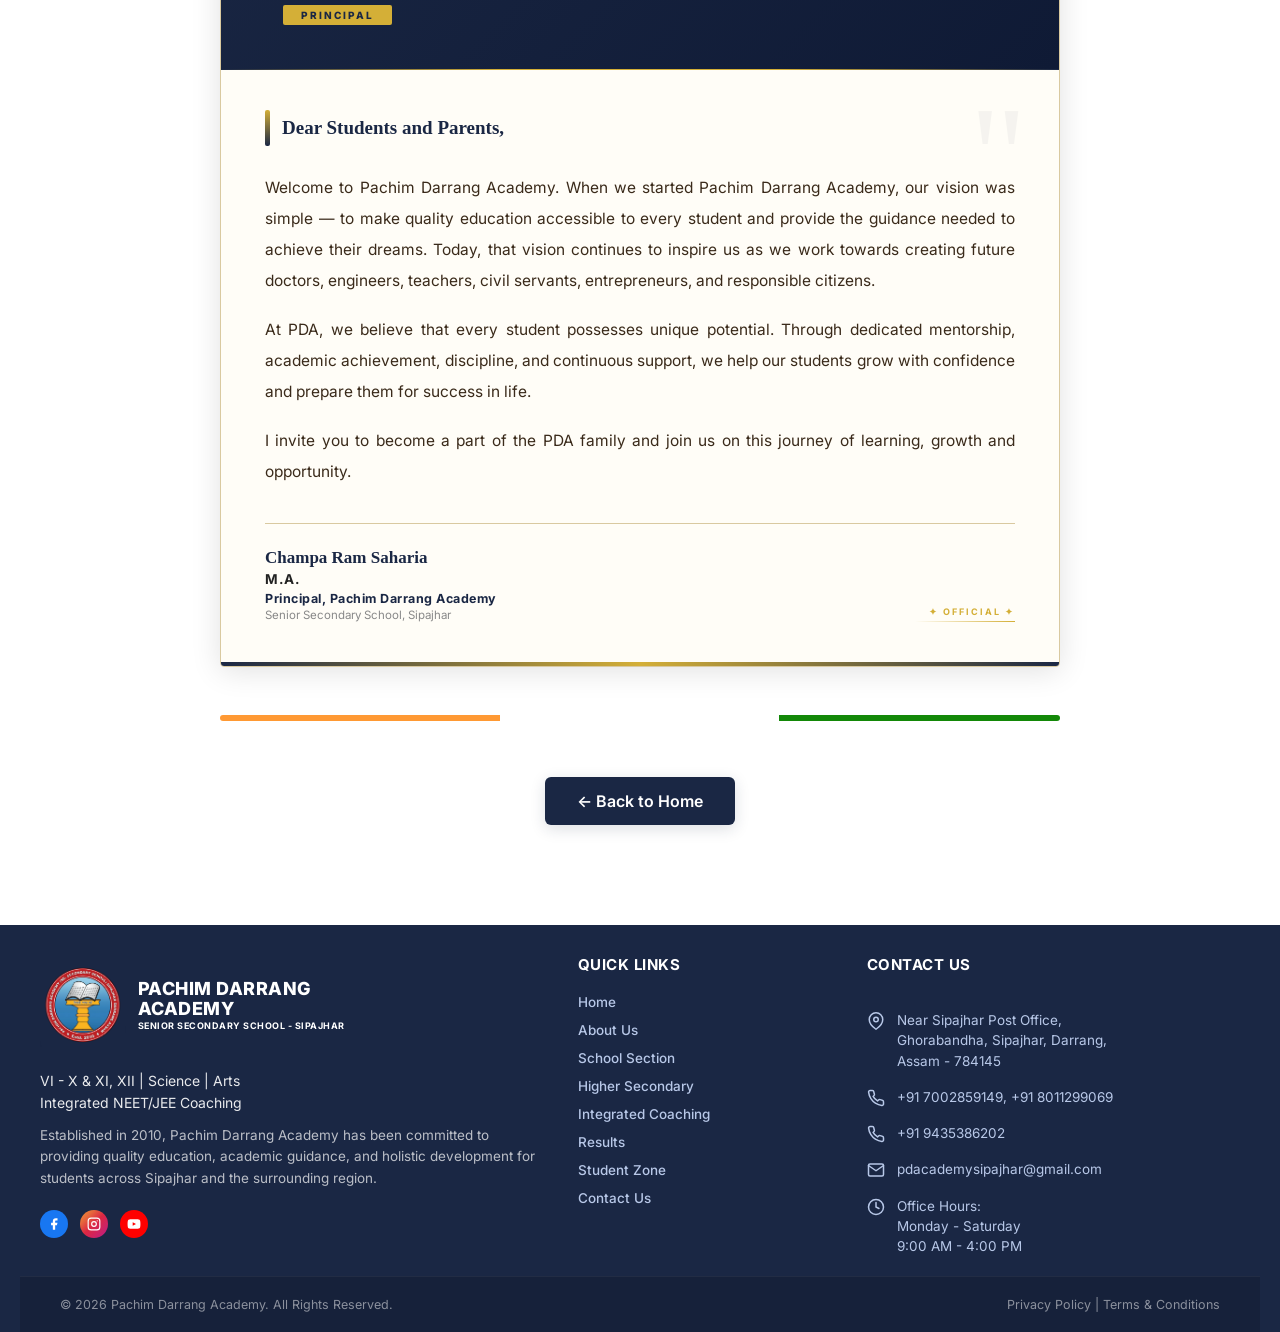
<file: pages/message.html>
<!DOCTYPE html>
<html lang="en">
<head>
  <meta charset="UTF-8" />
  <meta name="viewport" content="width=device-width,initial-scale=1.0" />
  <title>Messages | Pachim Darrang Academy, Sipajhar</title>
  <link
    href="https://fonts.googleapis.com/css2?family=Inter:wght@400;500;600;700;800&family=Dancing+Script:wght@700&display=swap"
    rel="stylesheet" />
  <link rel="stylesheet" href="../assets/css/style.css" />
  <link rel="stylesheet" href="../assets/css/pages.css" />
  <link rel="stylesheet" href="../assets/css/responsive.css" />
  <meta name="description" content="Read message from the Rector and Principal of Pachim Darrang Academy." />
  <meta property="og:title" content="Messages | Pachim Darrang Academy, Sipajhar" />
  <meta property="og:description" content="Read message from the Rector and Principal of Pachim Darrang Academy." />
  <meta property="og:type" content="website" />
</head>
<body>

  <!-- TOP BAR -->
  <!-- NAVBAR -->
  <nav>
    <div class="nav-inner">
      <div class="logo"><img src="../assets/images/logos/logo-new.png" alt="Pachim Darrang Academy Logo" class="logo-img" />
        <div class="logo-text">
          <div class="site-title">PACHIM DARRANG<br>ACADEMY</div>
          <p>SENIOR SECONDARY SCHOOL, SIPAJHAR</p>
        </div>
      </div>
      <div class="nav-links">
        <a href="../index.html#home" class="active">Home</a>
        <a href="../index.html#programs">Programs</a>
        <a href="../index.html#about">About Us</a>
        <a href="message.html">Message</a>
        <a href="results.html">Results</a>
        <a href="gallery.html">Gallery</a>
        <a href="student-zone.html">Student Zone</a>
        <a href="../index.html#faculty">Faculty</a>
        <a href="../index.html#contact">Contact Us</a>
      </div>
      <button class="nav-menu-btn" id="menuBtn" onclick="toggleMobileMenu()" aria-label="Toggle menu">☰</button>
    </div>
    <div class="mobile-nav" id="mobileNav">
      <a href="../index.html#home" onclick="closeMobileMenu()">Home</a>
      <a href="../index.html#programs" onclick="closeMobileMenu()">Programs</a>
      <a href="../index.html#about" onclick="closeMobileMenu()">About Us</a>
      <a href="message.html">Message</a>
      <a href="results.html">Results</a>
      <a href="gallery.html">Gallery</a>
      <a href="student-zone.html">Student Zone</a>
      <a href="../index.html#faculty" onclick="closeMobileMenu()">Faculty</a>
      <a href="../index.html#contact" onclick="closeMobileMenu()">Contact Us</a>
    </div>
  </nav>
  <div class="op-header op-header-light" style="background-color: var(--navy);">
    <div class="op-title op-title-navy" style="color: white;">Messages from the Administration</div>
  </div>
  <div class="tricolor-footer-bar" style="margin-bottom: 0; border-radius: 0; height: 7px;"></div>
  
  <div class="msg-main-container">
  
    <!-- RECTOR CARD -->
    <div class="message-card">
      <div class="message-card-top-bar maroon-gold"></div>

      <!-- Profile panel — cream + maroon -->
      <div class="message-profile-panel maroon-bg">
        <!-- Photo block -->
        <div class="message-photo-block">
          <div class="message-photo-frame">
            <img src="../assets/images/faculty/rector.webp" alt="Rector Photo" onerror="this.style.display='none';this.nextElementSibling.style.display='flex';">
            <div class="message-photo-fallback">
              <svg width="44" height="44" viewBox="0 0 24 24" fill="none" stroke="#D4AF37" stroke-width="1.2" class="message-photo-fallback-svg"><path d="M20 21v-2a4 4 0 0 0-4-4H8a4 4 0 0 0-4 4v2"></path><circle cx="12" cy="7" r="4"></circle></svg>
              <span class="message-photo-fallback-text">PHOTO</span>
            </div>
          </div>
          <div class="message-badge maroon-text">Rector</div>
        </div>

        <!-- Name & designation -->
        <div class="message-header-info">
          <div class="message-desk-label">Rector's Desk</div>
          <h3 class="message-author-name">Ratneswar Nath</h3>
          <div class="message-author-qual">M.A., B.T.</div>
          <div class="message-title-divider"></div>
          <p class="message-author-desc">Rector<br>Pachim Darrang Academy<br>Senior Secondary School</p>
        </div>
      </div>

      <div class="message-panel-divider maroon-gold"></div>

      <!-- Message body — cream paper -->
      <div class="message-body-wrapper">
        <div class="message-watermark-quote maroon-color">"</div>

        <!-- section title with maroon bar -->
        <div class="message-intro-header">
          <div class="message-intro-bar maroon-gold"></div>
          <h4 class="message-intro-title maroon-color">Welcome to Pachim Darrang Academy</h4>
        </div>

        <p class="message-paragraph">Education is not merely the acquisition of knowledge; it is the foundation upon which character, confidence, and future success are built. At Pachim Darrang Academy, we are committed to creating an environment where students are encouraged to think critically, dream boldly, and realize their full potential.</p>
        <p class="message-paragraph">Our mission is to provide quality education that nurtures academic achievement while instilling discipline, integrity, and social responsibility. Through dedicated faculty members, modern teaching practices, and continuous guidance, we aim to prepare our students for the opportunities and challenges of an ever-changing world.</p>
        <p class="message-paragraph last">I warmly invite students and parents to become a part of the PDA family and join us in our journey of learning, growth and achievement.</p>

        <!-- signature block -->
        <div class="message-signature-block">
          <div>
            <div class="message-signature-name maroon-color">Ratneswar Nath</div>
            <div class="message-signature-qual maroon-color">M.A., B.T.</div>
            <div class="message-signature-title maroon-color">Rector, Pachim Darrang Academy</div>
            <div class="message-signature-sub">Senior Secondary School, Sipajhar</div>
          </div>
          <div class="message-signature-badge">
            <div class="message-signature-badge-text">✦ OFFICIAL ✦</div>
            <div class="message-signature-badge-line"></div>
          </div>
        </div>
      </div>

      <div class="message-card-top-bar maroon-gold"></div>
    </div>

    <!-- ornamental divider between cards -->
    <div class="ornamental-divider">
      <div class="ornamental-divider-inner">
        <div class="ornamental-divider-line-left"></div>
        <span class="ornamental-divider-stars">✦ ✦ ✦</span>
        <div class="ornamental-divider-line-right"></div>
      </div>
    </div>
    
    <div class="dash-divider-blue"></div>

    <!-- PRINCIPAL CARD -->
    <div class="message-card">
      <div class="message-card-top-bar navy-gold"></div>

      <!-- Profile panel — navy -->
      <div class="message-profile-panel navy-bg">
        <!-- Photo block -->
        <div class="message-photo-block">
          <div class="message-photo-frame">
            <img src="../assets/images/faculty/principal.webp" alt="Principal Photo" onerror="this.style.display='none';this.nextElementSibling.style.display='flex';">
            <div class="message-photo-fallback">
              <svg width="44" height="44" viewBox="0 0 24 24" fill="none" stroke="#D4AF37" stroke-width="1.2" class="message-photo-fallback-svg"><path d="M20 21v-2a4 4 0 0 0-4-4H8a4 4 0 0 0-4 4v2"></path><circle cx="12" cy="7" r="4"></circle></svg>
              <span class="message-photo-fallback-text">PHOTO</span>
            </div>
          </div>
          <div class="message-badge navy-text">Principal</div>
        </div>

        <!-- Name & designation -->
        <div class="message-header-info">
          <div class="message-desk-label">Principal's Desk</div>
          <h3 class="message-author-name">Champa Ram Saharia</h3>
          <div class="message-author-qual">M.A.</div>
          <div class="message-title-divider"></div>
          <p class="message-author-desc">Principal<br>Pachim Darrang Academy<br>Senior Secondary School</p>
        </div>
      </div>

      <div class="message-panel-divider navy-gold"></div>

      <!-- Message body -->
      <div class="message-body-wrapper">
        <div class="message-watermark-quote navy-color">"</div>

        <div class="message-intro-header">
          <div class="message-intro-bar navy-gold"></div>
          <h4 class="message-intro-title navy-color">Dear Students and Parents,</h4>
        </div>

        <p class="message-paragraph">Welcome to Pachim Darrang Academy. When we started Pachim Darrang Academy, our vision was simple — to make quality education accessible to every student and provide the guidance needed to achieve their dreams. Today, that vision continues to inspire us as we work towards creating future doctors, engineers, teachers, civil servants, entrepreneurs, and responsible citizens.</p>
        <p class="message-paragraph">At PDA, we believe that every student possesses unique potential. Through dedicated mentorship, academic achievement, discipline, and continuous support, we help our students grow with confidence and prepare them for success in life.</p>
        <p class="message-paragraph last">I invite you to become a part of the PDA family and join us on this journey of learning, growth and opportunity.</p>

        <!-- signature block -->
        <div class="message-signature-block">
          <div>
            <div class="message-signature-name navy-color">Champa Ram Saharia</div>
            <div class="message-signature-qual navy-color">M.A.</div>
            <div class="message-signature-title navy-color">Principal, Pachim Darrang Academy</div>
            <div class="message-signature-sub">Senior Secondary School, Sipajhar</div>
          </div>
          <div class="message-signature-badge">
            <div class="message-signature-badge-text">✦ OFFICIAL ✦</div>
            <div class="message-signature-badge-line"></div>
          </div>
        </div>
      </div>

      <div class="message-card-top-bar navy-gold"></div>
    </div>

    <!-- Tricolor footer rule -->
    <div class="tricolor-footer-bar"></div>

    <div class="subpage-back-wrapper">
      <a href="../index.html" class="back-to-home-btn">←  Back to Home</a>
    </div>
  </div>
  <!-- FOOTER -->
  <footer id="contact">
    <div class="footer-inner">
      <div class="footer-col brand-col">
        <div class="footer-logo-row">
          <img src="../assets/images/logos/logo-new.png" alt="PDA Logo" class="footer-logo" />
          <div class="footer-brand-text">
            <h2>PACHIM DARRANG<br>ACADEMY</h2>
            <p>SENIOR SECONDARY SCHOOL - SIPAJHAR</p>
          </div>
        </div>
        <div class="footer-streams">
          VI - X &amp; XI, XII | Science | Arts<br>
          Integrated NEET/JEE Coaching
        </div>
        <div class="footer-desc">
          Established in 2010, Pachim Darrang Academy has been committed to providing quality education, academic guidance, and holistic development for students across Sipajhar and the surrounding region.
        </div>
        <div class="socials">
          <a href="https://www.facebook.com/Pachim-Darrang-Academy-106707741075172" target="_blank" class="soc-btn soc-fb" title="Facebook">
            <svg width="14" height="14" viewBox="0 0 24 24" fill="#fff"><path d="M18 2h-3a5 5 0 0 0-5 5v3H7v4h3v8h4v-8h3l1-4h-4V7a1 1 0 0 1 1-1h3z"/></svg>
          </a>
          <a href="https://www.instagram.com/pdacademy_sipajhar?igsh=MWY0Y3dkMHJkYXhjZA==" target="_blank" class="soc-btn soc-ig" title="Instagram">
            <svg width="14" height="14" viewBox="0 0 24 24" fill="none" stroke="#fff" stroke-width="2" stroke-linecap="round" stroke-linejoin="round"><rect x="2" y="2" width="20" height="20" rx="5" ry="5"/><circle cx="12" cy="12" r="4"/><circle cx="17.5" cy="6.5" r="1" fill="#fff" stroke="none"/></svg>
          </a>
          <a href="https://www.youtube.com/channel/UCRtI3rfI2QcD23pldSsr-2Q" target="_blank" class="soc-btn soc-yt" title="YouTube">
            <svg width="14" height="14" viewBox="0 0 24 24" fill="#fff"><path d="M22.54 6.42a2.78 2.78 0 0 0-1.95-1.96C18.88 4 12 4 12 4s-6.88 0-8.59.46A2.78 2.78 0 0 0 1.46 6.42 29 29 0 0 0 1 12a29 29 0 0 0 .46 5.58 2.78 2.78 0 0 0 1.95 1.96C5.12 20 12 20 12 20s6.88 0 8.59-.46a2.78 2.78 0 0 0 1.95-1.96A29 29 0 0 0 23 12a29 29 0 0 0-.46-5.58z"/><polygon points="9.75 15.02 15.5 12 9.75 8.98 9.75 15.02" fill="#FF0000"/></svg>
          </a>
        </div>
      </div>
      
      <div class="footer-col links-col">
        <h4>QUICK LINKS</h4>
        <div class="footer-links">
          <a href="../index.html#home">Home</a>
          <a href="../index.html#about">About Us</a>
          <a href="school.html">School Section</a>
          <a href="higher-secondary.html">Higher Secondary</a>
          <a href="integrated-coaching.html">Integrated Coaching</a>
          <a href="results.html">Results</a>
          <a href="student-zone.html">Student Zone</a>
          <a href="../index.html#contact">Contact Us</a>
        </div>
      </div>
      
      <div class="footer-col contact-col">
        <h4>CONTACT US</h4>
        <div class="contact-item">
          <svg width="18" height="18" viewBox="0 0 24 24" fill="none" stroke="currentColor" stroke-width="2" stroke-linecap="round" stroke-linejoin="round" style="flex-shrink: 0; margin-top: 2px;"><path d="M21 10c0 7-9 13-9 13s-9-6-9-13a9 9 0 0 1 18 0z"></path><circle cx="12" cy="10" r="3"></circle></svg>
          <div>Near Sipajhar Post Office,<br>Ghorabandha, Sipajhar, Darrang,<br>Assam - 784145</div>
        </div>
        <div class="contact-item">
          <svg width="18" height="18" viewBox="0 0 24 24" fill="none" stroke="currentColor" stroke-width="2" stroke-linecap="round" stroke-linejoin="round" style="flex-shrink: 0; margin-top: 2px;"><path d="M22 16.92v3a2 2 0 0 1-2.18 2 19.79 19.79 0 0 1-8.63-3.07 19.5 19.5 0 0 1-6-6 19.79 19.79 0 0 1-3.07-8.67A2 2 0 0 1 4.11 2h3a2 2 0 0 1 2 1.72 12.84 12.84 0 0 0 .7 2.81 2 2 0 0 1-.45 2.11L8.09 9.91a16 16 0 0 0 6 6l1.27-1.27a2 2 0 0 1 2.11-.45 12.84 12.84 0 0 0 2.81.7A2 2 0 0 1 22 16.92z"></path></svg>
          <div>+91 7002859149, +91 8011299069</div>
        </div>
        <div class="contact-item">
          <svg width="18" height="18" viewBox="0 0 24 24" fill="none" stroke="currentColor" stroke-width="2" stroke-linecap="round" stroke-linejoin="round" style="flex-shrink: 0; margin-top: 2px;"><path d="M22 16.92v3a2 2 0 0 1-2.18 2 19.79 19.79 0 0 1-8.63-3.07 19.5 19.5 0 0 1-6-6 19.79 19.79 0 0 1-3.07-8.67A2 2 0 0 1 4.11 2h3a2 2 0 0 1 2 1.72 12.84 12.84 0 0 0 .7 2.81 2 2 0 0 1-.45 2.11L8.09 9.91a16 16 0 0 0 6 6l1.27-1.27a2 2 0 0 1 2.11-.45 12.84 12.84 0 0 0 2.81.7A2 2 0 0 1 22 16.92z"></path></svg>
          <div>+91 9435386202</div>
        </div>
        <div class="contact-item">
          <svg width="18" height="18" viewBox="0 0 24 24" fill="none" stroke="currentColor" stroke-width="2" stroke-linecap="round" stroke-linejoin="round" style="flex-shrink: 0; margin-top: 2px;"><path d="M4 4h16c1.1 0 2 .9 2 2v12c0 1.1-.9 2-2 2H4c-1.1 0-2-.9-2-2V6c0-1.1.9-2 2-2z"></path><polyline points="22,6 12,13 2,6"></polyline></svg>
          <div>pdacademysipajhar@gmail.com</div>
        </div>
        <div class="contact-item">
          <svg width="18" height="18" viewBox="0 0 24 24" fill="none" stroke="currentColor" stroke-width="2" stroke-linecap="round" stroke-linejoin="round" style="flex-shrink: 0; margin-top: 2px;"><circle cx="12" cy="12" r="10"></circle><polyline points="12 6 12 12 16 14"></polyline></svg>
          <div>Office Hours:<br>Monday - Saturday<br>9:00 AM - 4:00 PM</div>
        </div>
      </div>
    </div>
    
    <div class="footer-bottom-wrapper">
      <div class="footer-bottom">
        <div class="fb-left">© 2026 Pachim Darrang Academy. All Rights Reserved.</div>
        <div class="fb-right"><a href="#">Privacy Policy</a> | <a href="#">Terms &amp; Conditions</a></div>
      </div>
    </div>
  </footer>

  <script src="../assets/js/navigation.js"></script>
  <script src="../assets/js/main.js"></script>
</body>
</html>
</file>
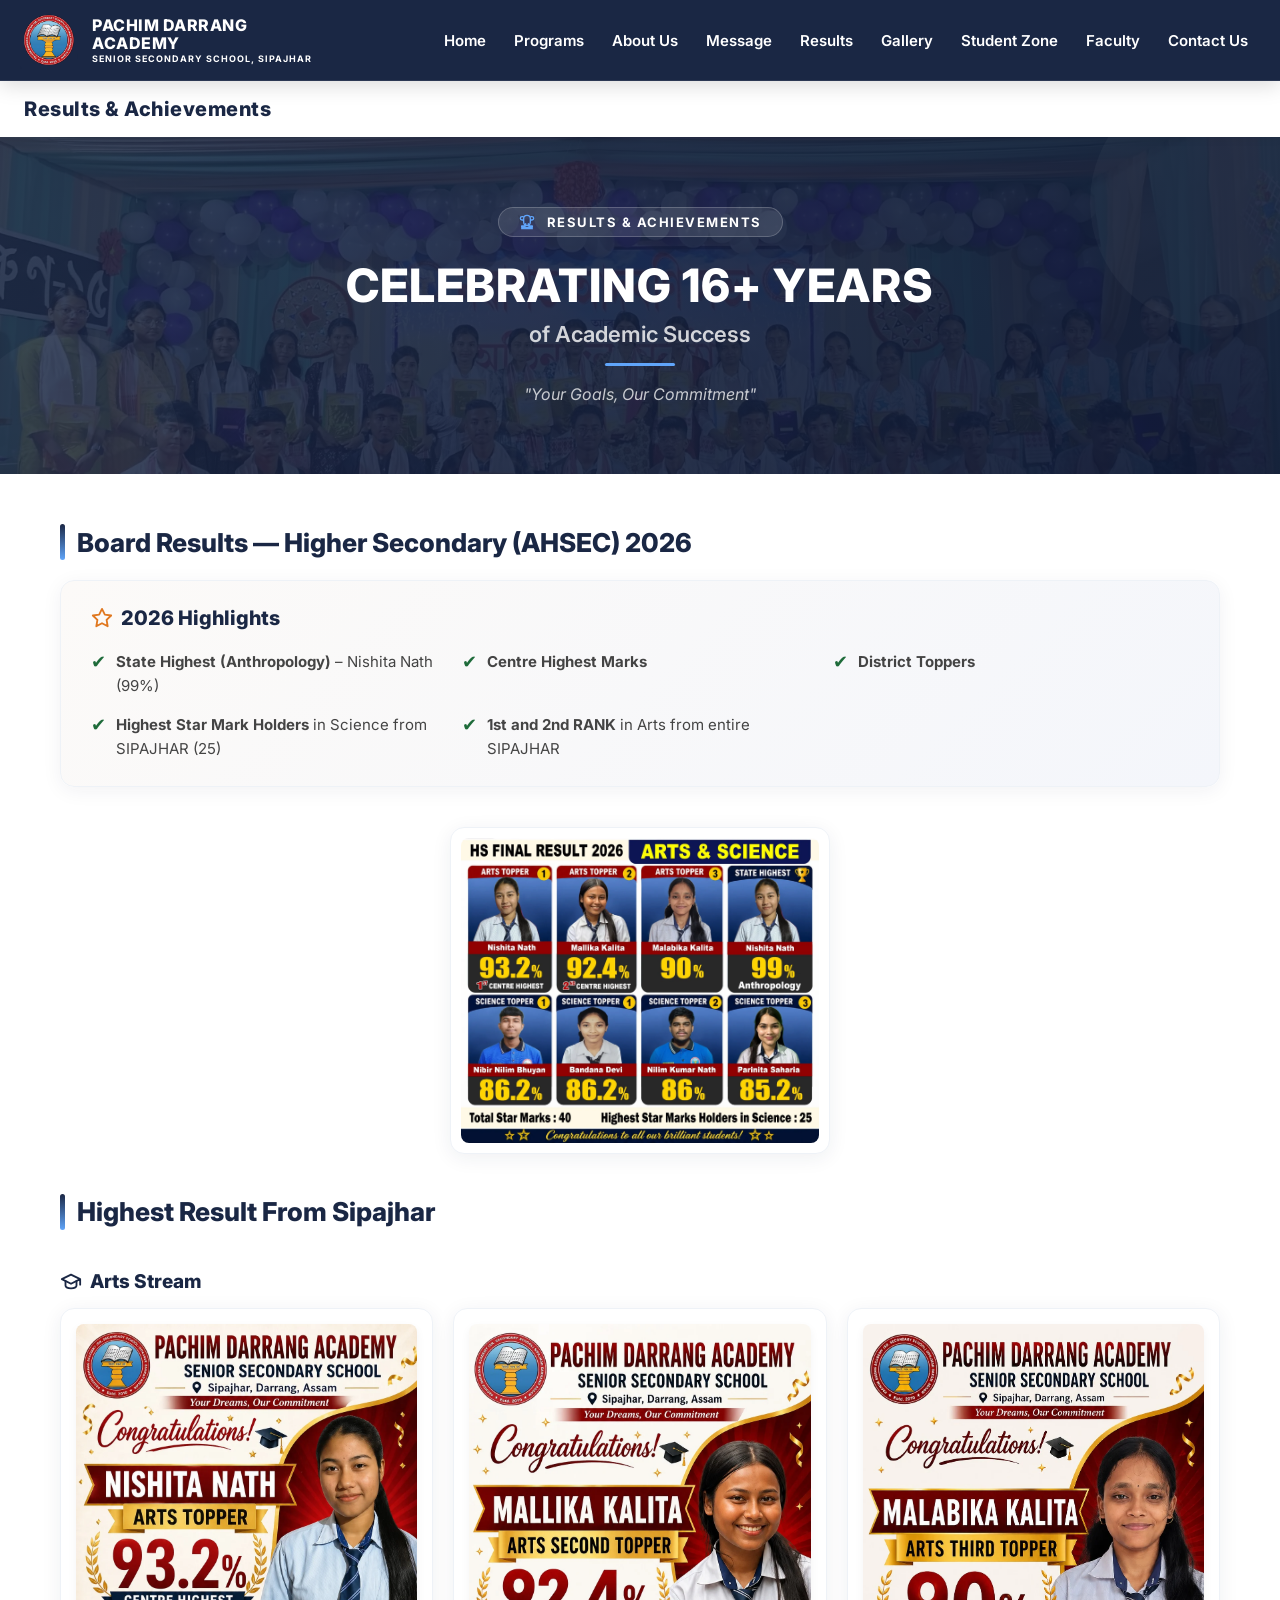
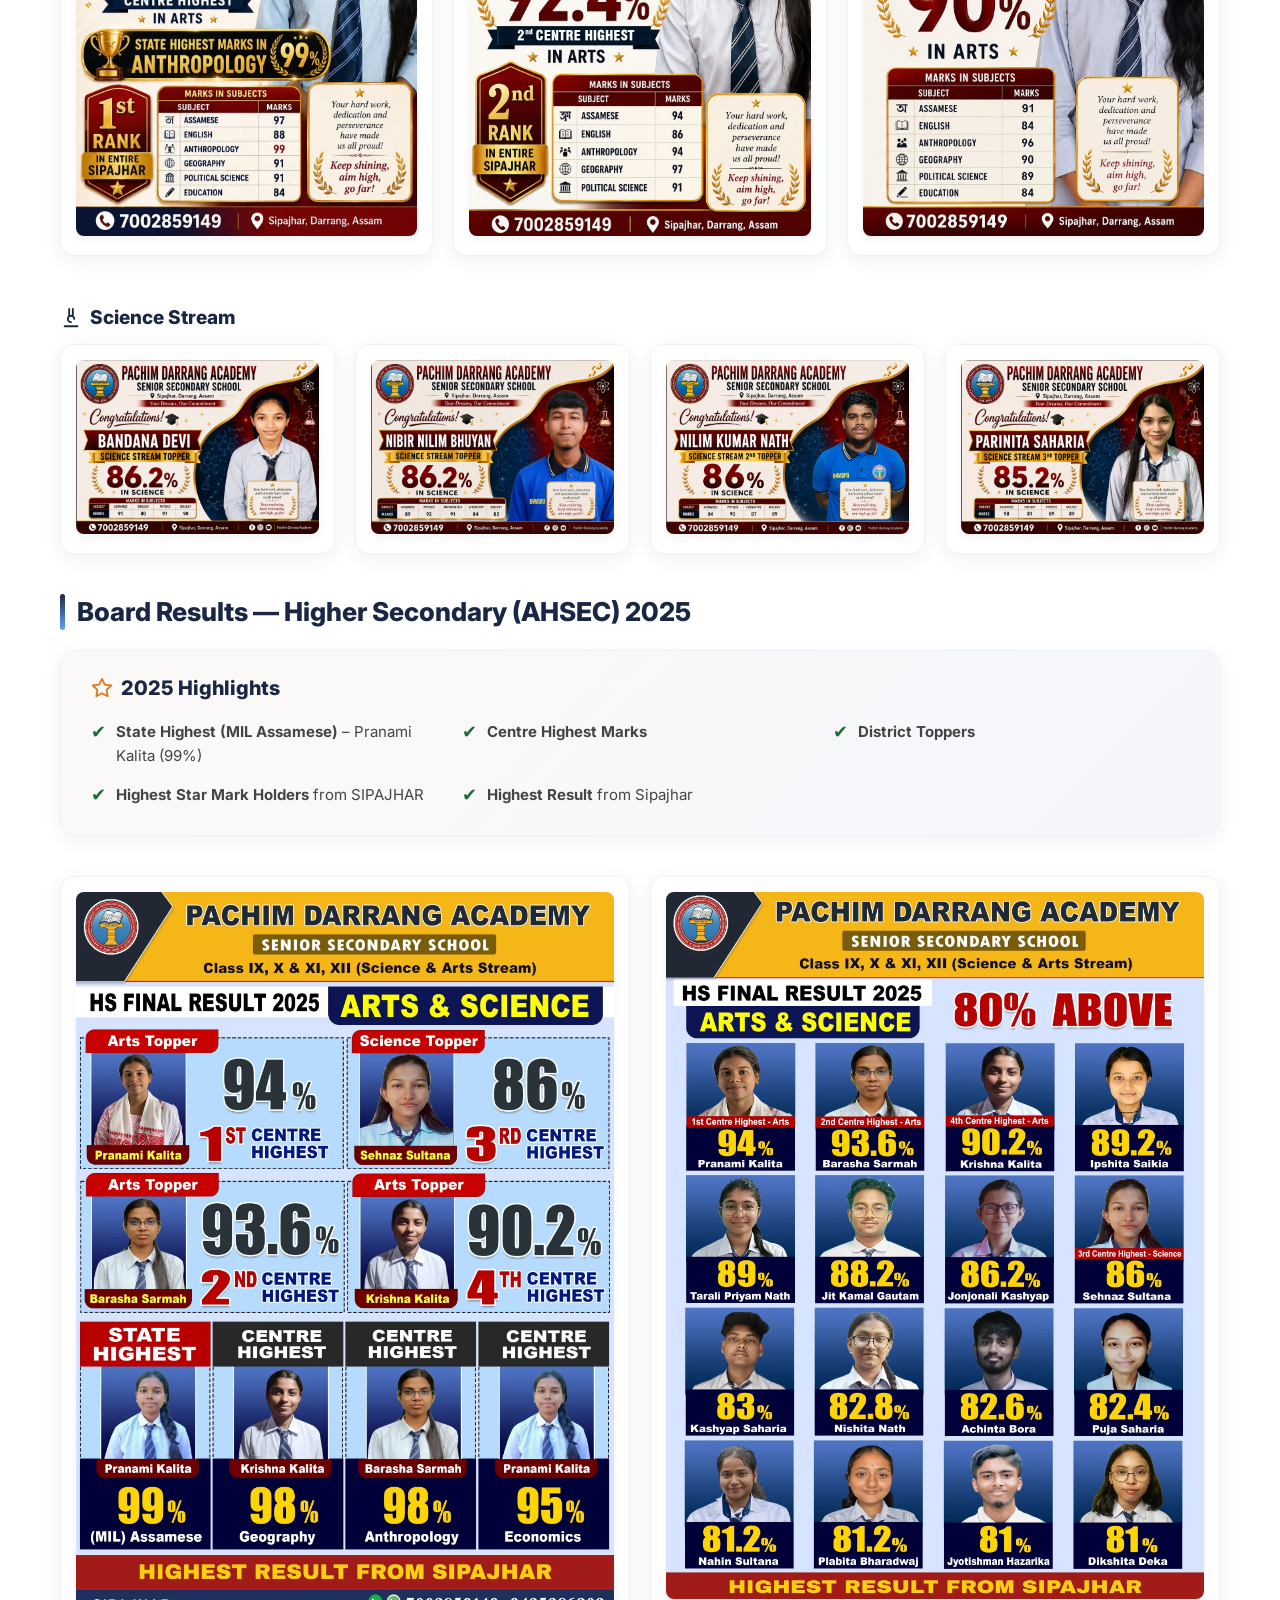
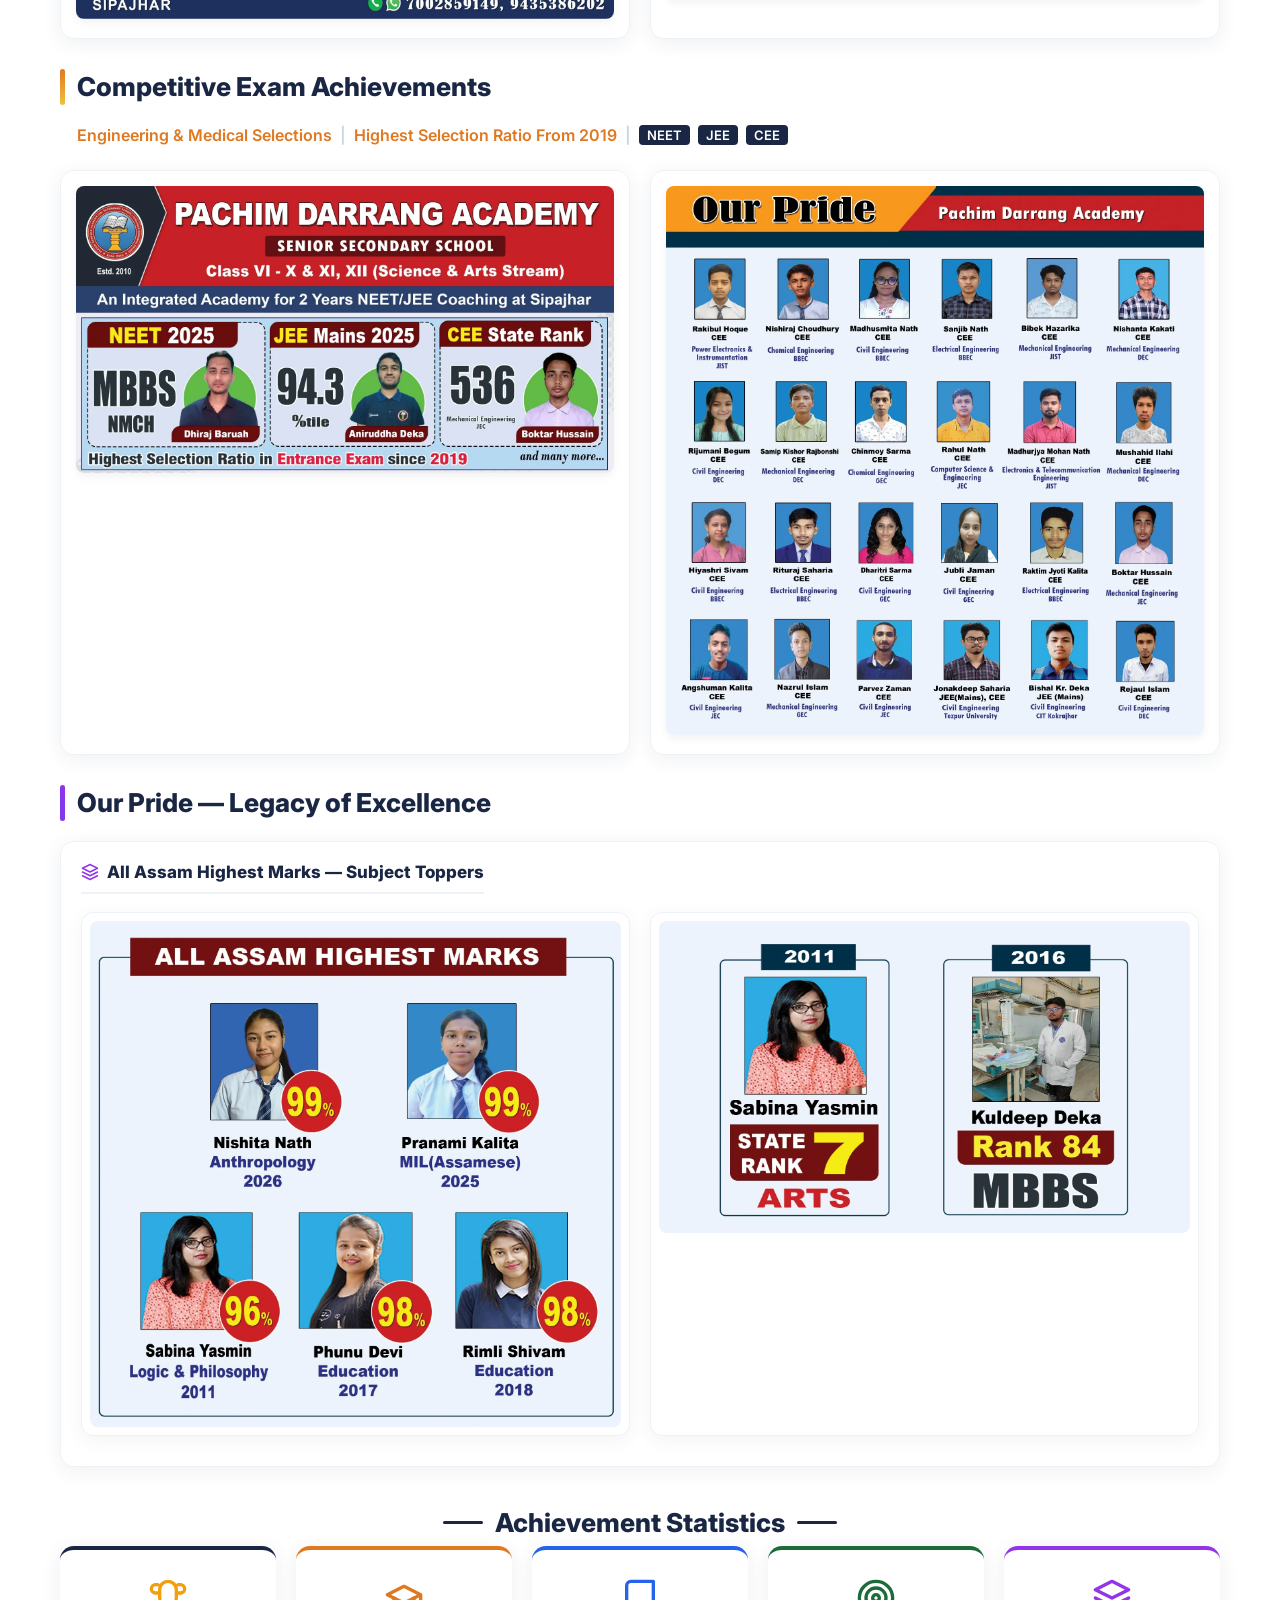
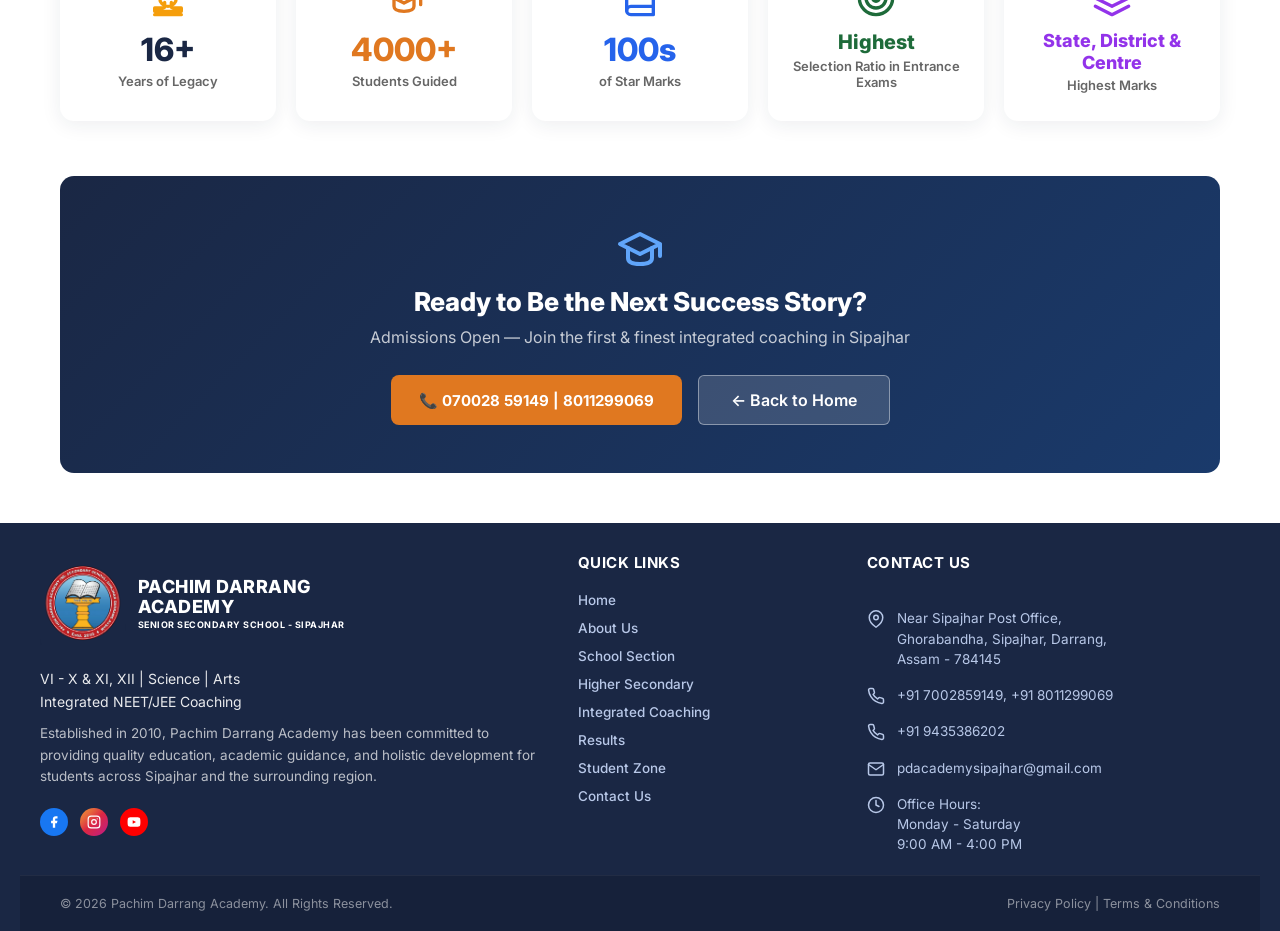
<file: pages/results.html>
<!DOCTYPE html>
<html lang="en">
<head>
  <meta charset="UTF-8" />
  <meta name="viewport" content="width=device-width,initial-scale=1.0" />
  <title>Results & Achievements | Pachim Darrang Academy, Sipajhar</title>
  <link
    href="https://fonts.googleapis.com/css2?family=Inter:wght@400;500;600;700;800&family=Dancing+Script:wght@700&display=swap"
    rel="stylesheet" />
  <link rel="stylesheet" href="../assets/css/style.css" />
  <link rel="stylesheet" href="../assets/css/pages.css" />
  <link rel="stylesheet" href="../assets/css/responsive.css" />
  <meta name="description" content="View board results and competitive examinations achievements of Pachim Darrang Academy." />
  <meta property="og:title" content="Results & Achievements | Pachim Darrang Academy, Sipajhar" />
  <meta property="og:description" content="View board results and competitive examinations achievements of Pachim Darrang Academy." />
  <meta property="og:type" content="website" />
</head>
<body>

  <!-- TOP BAR -->
  <!-- NAVBAR -->
  <nav>
    <div class="nav-inner">
      <div class="logo"><img src="../assets/images/logos/logo-new.png" alt="Pachim Darrang Academy Logo" class="logo-img" />
        <div class="logo-text">
          <div class="site-title">PACHIM DARRANG<br>ACADEMY</div>
          <p>SENIOR SECONDARY SCHOOL, SIPAJHAR</p>
        </div>
      </div>
      <div class="nav-links">
        <a href="../index.html#home" class="active">Home</a>
        <a href="../index.html#programs">Programs</a>
        <a href="../index.html#about">About Us</a>
        <a href="message.html">Message</a>
        <a href="results.html">Results</a>
        <a href="gallery.html">Gallery</a>
        <a href="student-zone.html">Student Zone</a>
        <a href="../index.html#faculty">Faculty</a>
        <a href="../index.html#contact">Contact Us</a>
      </div>
      <button class="nav-menu-btn" id="menuBtn" onclick="toggleMobileMenu()" aria-label="Toggle menu">☰</button>
    </div>
    <div class="mobile-nav" id="mobileNav">
      <a href="../index.html#home" onclick="closeMobileMenu()">Home</a>
      <a href="../index.html#programs" onclick="closeMobileMenu()">Programs</a>
      <a href="../index.html#about" onclick="closeMobileMenu()">About Us</a>
      <a href="message.html">Message</a>
      <a href="results.html">Results</a>
      <a href="gallery.html">Gallery</a>
      <a href="student-zone.html">Student Zone</a>
      <a href="../index.html#faculty" onclick="closeMobileMenu()">Faculty</a>
      <a href="../index.html#contact" onclick="closeMobileMenu()">Contact Us</a>
    </div>
  </nav>
  <div class="op-header op-header-light">
    <div class="op-title op-title-navy">Results & Achievements</div>
  </div>

  <!-- HERO -->
  <div class="results-hero">
    <div class="results-hero-circle-1"></div>
    <div class="results-hero-circle-2"></div>
    <div class="results-hero-content">
      <div class="results-hero-badge">
        <svg width="16" height="16" viewBox="0 0 24 24" fill="none" stroke="currentColor" stroke-width="2" stroke-linecap="round" stroke-linejoin="round"><path d="M6 9H4.5a2.5 2.5 0 0 1 0-5H6M18 9h1.5a2.5 2.5 0 0 0 0-5H18M4 22h16M10 14.66V17c0 .55-.45 1-1 1H4v2h16v-2h-5c-.55 0-1-.45-1-1v-2.34M12 2a5 5 0 0 0-5 5v5a5 5 0 0 0 10 0V7a5 5 0 0 0-5-5z"/></svg>
        RESULTS &amp; ACHIEVEMENTS
      </div>
      <h1 class="results-hero-title">Celebrating 16+ Years</h1>
      <h2 class="results-hero-subtitle">of Academic Success</h2>
      <div class="results-hero-accent"></div>
      <p class="results-hero-desc">"Your Goals, Our Commitment"</p>
    </div>
  </div>

  <!-- ACHIEVEMENT STATS -->
  <div class="subpage-container" style="margin-top: 50px;">

    <!-- BOARD RESULTS 2026 -->
    <div class="results-section-header">
      <div class="results-section-bar blue-grad"></div>
      <h2 class="results-section-title">Board Results — Higher Secondary (AHSEC) 2026</h2>
    </div>

    <!-- 2026 Highlights -->
    <div class="results-highlights-card">
      <h3 class="results-highlights-title">
        <svg width="22" height="22" viewBox="0 0 24 24" fill="none" stroke="#e07820" stroke-width="2" stroke-linecap="round" stroke-linejoin="round"><path d="M12 2l3.09 6.26L22 9.27l-5 4.87 1.18 6.88L12 17.77l-6.18 3.25L7 14.14 2 9.27l6.91-1.01L12 2z"/></svg>
        2026 Highlights
      </h3>
      <ul class="results-highlights-list">
        <li class="results-highlights-item">
          <span class="results-highlights-icon">✔</span>
          <span><strong>State Highest (Anthropology)</strong> – Nishita Nath (99%)</span>
        </li>
        <li class="results-highlights-item">
          <span class="results-highlights-icon">✔</span>
          <span><strong>Centre Highest Marks</strong></span>
        </li>
        <li class="results-highlights-item">
          <span class="results-highlights-icon">✔</span>
          <span><strong>District Toppers</strong></span>
        </li>
        <li class="results-highlights-item">
          <span class="results-highlights-icon">✔</span>
          <span><strong>Highest Star Mark Holders</strong> in Science from SIPAJHAR (25)</span>
        </li>
        <li class="results-highlights-item">
          <span class="results-highlights-icon">✔</span>
          <span><strong>1st and 2nd RANK</strong> in Arts from entire SIPAJHAR</span>
        </li>
      </ul>
    </div>

    <!-- TOPPER IMAGE 2026 -->
    <div class="results-single-topper-frame">
      <img src="../assets/images/results/result 2026.webp" alt="Board Results Higher Secondary (AHSEC) 2026" />
    </div>

    <!-- HIGHEST RESULT FROM SIPAJHAR -->
    <div class="results-section-header" style="margin-top: 40px;">
      <div class="results-section-bar blue-grad"></div>
      <h2 class="results-section-title">Highest Result From Sipajhar</h2>
    </div>

    <!-- Arts Stream -->
    <h3 class="results-stream-title">
      <svg width="22" height="22" viewBox="0 0 24 24" fill="none" stroke="currentColor" stroke-width="2" stroke-linecap="round" stroke-linejoin="round" style="color:var(--navy);"><path d="M22 10v6M2 10l10-5 10 5-10 5z"/><path d="M6 12v5c0 2 2 3 6 3s6-1 6-3v-5"/></svg>
      Arts Stream
    </h3>
    <div class="results-topper-grid">
      <div class="results-topper-card">
        <img src="../assets/images/results/arts 1.webp" alt="Arts Topper 1" />
      </div>
      <div class="results-topper-card">
        <img src="../assets/images/results/arts 2.webp" alt="Arts Topper 2" />
      </div>
      <div class="results-topper-card">
        <img src="../assets/images/results/arts 3.webp" alt="Arts Topper 3" />
      </div>
    </div>

    <!-- Science Stream -->
    <h3 class="results-stream-title">
      <svg width="22" height="22" viewBox="0 0 24 24" fill="none" stroke="currentColor" stroke-width="2" stroke-linecap="round" stroke-linejoin="round" style="color:var(--navy);"><path d="M10 2v7.5M14 2v7.5M8.5 13a3.5 3.5 0 1 1 7 0M5 21h14M12 9.5a3.5 3.5 0 0 0 0 7"/></svg>
      Science Stream
    </h3>
    <div class="results-topper-grid cols-4">
      <div class="results-topper-card">
        <img src="../assets/images/results/science topper 1.webp" alt="Science Topper 1" />
      </div>
      <div class="results-topper-card">
        <img src="../assets/images/results/science topper 2.webp" alt="Science Topper 2" />
      </div>
      <div class="results-topper-card">
        <img src="../assets/images/results/science topper 3.webp" alt="Science Topper 3" />
      </div>
      <div class="results-topper-card">
        <img src="../assets/images/results/science topper 4.webp" alt="Science Topper 4" />
      </div>
    </div>

    <!-- BOARD RESULTS 2025 -->
    <div class="results-section-header" style="margin-top: 40px;">
      <div class="results-section-bar blue-grad"></div>
      <h2 class="results-section-title">Board Results — Higher Secondary (AHSEC) 2025</h2>
    </div>

    <!-- 2025 Highlights -->
    <div class="results-highlights-card">
      <h3 class="results-highlights-title">
        <svg width="22" height="22" viewBox="0 0 24 24" fill="none" stroke="#e07820" stroke-width="2" stroke-linecap="round" stroke-linejoin="round"><path d="M12 2l3.09 6.26L22 9.27l-5 4.87 1.18 6.88L12 17.77l-6.18 3.25L7 14.14 2 9.27l6.91-1.01L12 2z"/></svg>
        2025 Highlights
      </h3>
      <ul class="results-highlights-list">
        <li class="results-highlights-item">
          <span class="results-highlights-icon">✔</span>
          <span><strong>State Highest (MIL Assamese)</strong> – Pranami Kalita (99%)</span>
        </li>
        <li class="results-highlights-item">
          <span class="results-highlights-icon">✔</span>
          <span><strong>Centre Highest Marks</strong></span>
        </li>
        <li class="results-highlights-item">
          <span class="results-highlights-icon">✔</span>
          <span><strong>District Toppers</strong></span>
        </li>
        <li class="results-highlights-item">
          <span class="results-highlights-icon">✔</span>
          <span><strong>Highest Star Mark Holders</strong> from SIPAJHAR</span>
        </li>
        <li class="results-highlights-item">
          <span class="results-highlights-icon">✔</span>
          <span><strong>Highest Result</strong> from Sipajhar</span>
        </li>
      </ul>
    </div>

    <!-- 2025 RESULT IMAGES -->
    <div class="results-topper-grid">
      <div class="results-topper-card">
        <img src="../assets/images/results/2025 result 2.webp" alt="Board Results Higher Secondary (AHSEC) 2025 - Part 1" />
      </div>
      <div class="results-topper-card">
        <img src="../assets/images/results/2025 result.webp" alt="Board Results Higher Secondary (AHSEC) 2025 - Part 2" />
      </div>
    </div>

    <!-- COMPETITIVE EXAM ACHIEVEMENTS -->
    <div class="results-section-header">
      <div class="results-section-bar orange-grad"></div>
      <h2 class="results-section-title">Competitive Exam Achievements</h2>
    </div>
    <p class="results-comp-subtitle">
      Engineering & Medical Selections <span style="color:#cbd5e1;">|</span> Highest Selection Ratio From 2019 <span style="color:#cbd5e1;">|</span> <span class="results-comp-badge">NEET</span> <span class="results-comp-badge">JEE</span> <span class="results-comp-badge">CEE</span>
    </p>

    <!-- ENTRANCE RESULT IMAGES -->
    <div class="results-topper-grid">
      <div class="results-topper-card">
        <img src="../assets/images/results/entrance 1.webp" alt="Competitive Exam Achievements - Part 1" />
      </div>
      <div class="results-topper-card">
        <img src="../assets/images/results/entrance 2.webp" alt="Competitive Exam Achievements - Part 2" />
      </div>
    </div>

    <!-- ALL ASSAM HIGHEST / OUR PRIDE LEGACY -->
    <div class="results-section-header">
      <div class="results-section-bar purple-grad"></div>
      <h2 class="results-section-title">Our Pride — Legacy of Excellence</h2>
    </div>
    <div class="results-legacy-box">
      <!-- All Assam Highest Marks -->
      <h3 class="results-legacy-title">
        <svg width="18" height="18" viewBox="0 0 24 24" fill="none" stroke="currentColor" stroke-width="2" stroke-linecap="round" stroke-linejoin="round" style="color:#9333ea;"><path d="M12 2L2 7l10 5 10-5-10-5z"/><path d="M2 17l10 5 10-5M2 12l10 5 10-5"/></svg>
        All Assam Highest Marks — Subject Toppers
      </h3>
      <div class="results-legacy-grid">
        <div class="results-legacy-card">
          <img src="../assets/images/results/state highest.webp" alt="All Assam Highest Marks — Subject Toppers" />
        </div>
        <div class="results-legacy-card">
          <img src="../assets/images/results/sabina.webp" alt="Our Pride" />
        </div>
      </div>
    </div>

    <!-- ACHIEVEMENT STATS -->
    <div class="results-stats-section-title" style="margin-top: 40px;">
      <div class="results-stats-section-line"></div>
      <h2 class="results-section-title">Achievement Statistics</h2>
      <div class="results-stats-section-line"></div>
    </div>
    <div class="results-stats-grid">
      <div class="results-stats-card border-navy">
        <div class="results-stats-icon-wrap color-yellow"><svg width="40" height="40" viewBox="0 0 24 24" fill="none" stroke="currentColor" stroke-width="2" stroke-linecap="round" stroke-linejoin="round"><path d="M6 9H4.5a2.5 2.5 0 0 1 0-5H6M18 9h1.5a2.5 2.5 0 0 0 0-5H18M4 22h16M10 14.66V17c0 .55-.45 1-1 1H4v2h16v-2h-5c-.55 0-1-.45-1-1v-2.34M12 2a5 5 0 0 0-5 5v5a5 5 0 0 0 10 0V7a5 5 0 0 0-5-5z"/></svg></div>
        <div class="results-stats-number color-navy">16+</div>
        <div class="results-stats-label">Years of Legacy</div>
      </div>
      <div class="results-stats-card border-orange">
        <div class="results-stats-icon-wrap color-orange"><svg width="40" height="40" viewBox="0 0 24 24" fill="none" stroke="currentColor" stroke-width="2" stroke-linecap="round" stroke-linejoin="round"><path d="M22 10v6M2 10l10-5 10 5-10 5z"/><path d="M6 12v5c0 2 2 3 6 3s6-1 6-3v-5"/></svg></div>
        <div class="results-stats-number color-orange">4000+</div>
        <div class="results-stats-label">Students Guided</div>
      </div>
      <div class="results-stats-card border-blue">
        <div class="results-stats-icon-wrap color-blue"><svg width="40" height="40" viewBox="0 0 24 24" fill="none" stroke="currentColor" stroke-width="2" stroke-linecap="round" stroke-linejoin="round"><path d="M4 19.5A2.5 2.5 0 0 1 6.5 17H20"/><path d="M6.5 2H20v20H6.5A2.5 2.5 0 0 1 4 19.5v-15A2.5 2.5 0 0 1 6.5 2z"/></svg></div>
        <div class="results-stats-number color-blue">100s</div>
        <div class="results-stats-label">of Star Marks</div>
      </div>
      <div class="results-stats-card border-green">
        <div class="results-stats-icon-wrap color-green"><svg width="40" height="40" viewBox="0 0 24 24" fill="none" stroke="currentColor" stroke-width="2" stroke-linecap="round" stroke-linejoin="round"><circle cx="12" cy="12" r="10"/><circle cx="12" cy="12" r="6"/><circle cx="12" cy="12" r="2"/></svg></div>
        <div class="results-stats-number color-green" style="font-size: 20px; line-height: 1.2;">Highest</div>
        <div class="results-stats-label">Selection Ratio in Entrance Exams</div>
      </div>
      <div class="results-stats-card border-purple">
        <div class="results-stats-icon-wrap color-purple"><svg width="40" height="40" viewBox="0 0 24 24" fill="none" stroke="currentColor" stroke-width="2" stroke-linecap="round" stroke-linejoin="round"><path d="M12 2L2 7l10 5 10-5-10-5z"/><path d="M2 17l10 5 10-5M2 12l10 5 10-5"/></svg></div>
        <div class="results-stats-number color-purple" style="font-size: 18px; line-height: 1.2;">State, District &amp; Centre</div>
        <div class="results-stats-label">Highest Marks</div>
      </div>
    </div>

    <!-- FOOTER CTA -->
    <div class="results-footer-cta">
      <div class="results-footer-cta-icon-wrap"><svg width="48" height="48" viewBox="0 0 24 24" fill="none" stroke="currentColor" stroke-width="2" stroke-linecap="round" stroke-linejoin="round"><path d="M22 10v6M2 10l10-5 10 5-10 5z"/><path d="M6 12v5c0 2 2 3 6 3s6-1 6-3v-5"/></svg></div>
      <h3 class="results-footer-cta-title">Ready to Be the Next Success Story?</h3>
      <p class="results-footer-cta-desc">Admissions Open — Join the first &amp; finest integrated coaching in Sipajhar</p>
      <div class="results-footer-cta-btn-row">
        <a href="tel:07002859149" class="results-footer-cta-btn-call">📞 070028 59149 | 8011299069</a>
        <a href="../index.html" class="back-to-home-btn results-footer-cta-btn-back">←  Back to Home</a>
      </div>
    </div>

  </div>
  <!-- FOOTER -->
  <footer id="contact">
    <div class="footer-inner">
      <div class="footer-col brand-col">
        <div class="footer-logo-row">
          <img src="../assets/images/logos/logo-new.png" alt="PDA Logo" class="footer-logo" />
          <div class="footer-brand-text">
            <h2>PACHIM DARRANG<br>ACADEMY</h2>
            <p>SENIOR SECONDARY SCHOOL - SIPAJHAR</p>
          </div>
        </div>
        <div class="footer-streams">
          VI - X &amp; XI, XII | Science | Arts<br>
          Integrated NEET/JEE Coaching
        </div>
        <div class="footer-desc">
          Established in 2010, Pachim Darrang Academy has been committed to providing quality education, academic guidance, and holistic development for students across Sipajhar and the surrounding region.
        </div>
        <div class="socials">
          <a href="https://www.facebook.com/Pachim-Darrang-Academy-106707741075172" target="_blank" class="soc-btn soc-fb" title="Facebook">
            <svg width="14" height="14" viewBox="0 0 24 24" fill="#fff"><path d="M18 2h-3a5 5 0 0 0-5 5v3H7v4h3v8h4v-8h3l1-4h-4V7a1 1 0 0 1 1-1h3z"/></svg>
          </a>
          <a href="https://www.instagram.com/pdacademy_sipajhar?igsh=MWY0Y3dkMHJkYXhjZA==" target="_blank" class="soc-btn soc-ig" title="Instagram">
            <svg width="14" height="14" viewBox="0 0 24 24" fill="none" stroke="#fff" stroke-width="2" stroke-linecap="round" stroke-linejoin="round"><rect x="2" y="2" width="20" height="20" rx="5" ry="5"/><circle cx="12" cy="12" r="4"/><circle cx="17.5" cy="6.5" r="1" fill="#fff" stroke="none"/></svg>
          </a>
          <a href="https://www.youtube.com/channel/UCRtI3rfI2QcD23pldSsr-2Q" target="_blank" class="soc-btn soc-yt" title="YouTube">
            <svg width="14" height="14" viewBox="0 0 24 24" fill="#fff"><path d="M22.54 6.42a2.78 2.78 0 0 0-1.95-1.96C18.88 4 12 4 12 4s-6.88 0-8.59.46A2.78 2.78 0 0 0 1.46 6.42 29 29 0 0 0 1 12a29 29 0 0 0 .46 5.58 2.78 2.78 0 0 0 1.95 1.96C5.12 20 12 20 12 20s6.88 0 8.59-.46a2.78 2.78 0 0 0 1.95-1.96A29 29 0 0 0 23 12a29 29 0 0 0-.46-5.58z"/><polygon points="9.75 15.02 15.5 12 9.75 8.98 9.75 15.02" fill="#FF0000"/></svg>
          </a>
        </div>
      </div>
      
      <div class="footer-col links-col">
        <h4>QUICK LINKS</h4>
        <div class="footer-links">
          <a href="../index.html#home">Home</a>
          <a href="../index.html#about">About Us</a>
          <a href="school.html">School Section</a>
          <a href="higher-secondary.html">Higher Secondary</a>
          <a href="integrated-coaching.html">Integrated Coaching</a>
          <a href="results.html">Results</a>
          <a href="student-zone.html">Student Zone</a>
          <a href="../index.html#contact">Contact Us</a>
        </div>
      </div>
      
      <div class="footer-col contact-col">
        <h4>CONTACT US</h4>
        <div class="contact-item">
          <svg width="18" height="18" viewBox="0 0 24 24" fill="none" stroke="currentColor" stroke-width="2" stroke-linecap="round" stroke-linejoin="round" style="flex-shrink: 0; margin-top: 2px;"><path d="M21 10c0 7-9 13-9 13s-9-6-9-13a9 9 0 0 1 18 0z"></path><circle cx="12" cy="10" r="3"></circle></svg>
          <div>Near Sipajhar Post Office,<br>Ghorabandha, Sipajhar, Darrang,<br>Assam - 784145</div>
        </div>
        <div class="contact-item">
          <svg width="18" height="18" viewBox="0 0 24 24" fill="none" stroke="currentColor" stroke-width="2" stroke-linecap="round" stroke-linejoin="round" style="flex-shrink: 0; margin-top: 2px;"><path d="M22 16.92v3a2 2 0 0 1-2.18 2 19.79 19.79 0 0 1-8.63-3.07 19.5 19.5 0 0 1-6-6 19.79 19.79 0 0 1-3.07-8.67A2 2 0 0 1 4.11 2h3a2 2 0 0 1 2 1.72 12.84 12.84 0 0 0 .7 2.81 2 2 0 0 1-.45 2.11L8.09 9.91a16 16 0 0 0 6 6l1.27-1.27a2 2 0 0 1 2.11-.45 12.84 12.84 0 0 0 2.81.7A2 2 0 0 1 22 16.92z"></path></svg>
          <div>+91 7002859149, +91 8011299069</div>
        </div>
        <div class="contact-item">
          <svg width="18" height="18" viewBox="0 0 24 24" fill="none" stroke="currentColor" stroke-width="2" stroke-linecap="round" stroke-linejoin="round" style="flex-shrink: 0; margin-top: 2px;"><path d="M22 16.92v3a2 2 0 0 1-2.18 2 19.79 19.79 0 0 1-8.63-3.07 19.5 19.5 0 0 1-6-6 19.79 19.79 0 0 1-3.07-8.67A2 2 0 0 1 4.11 2h3a2 2 0 0 1 2 1.72 12.84 12.84 0 0 0 .7 2.81 2 2 0 0 1-.45 2.11L8.09 9.91a16 16 0 0 0 6 6l1.27-1.27a2 2 0 0 1 2.11-.45 12.84 12.84 0 0 0 2.81.7A2 2 0 0 1 22 16.92z"></path></svg>
          <div>+91 9435386202</div>
        </div>
        <div class="contact-item">
          <svg width="18" height="18" viewBox="0 0 24 24" fill="none" stroke="currentColor" stroke-width="2" stroke-linecap="round" stroke-linejoin="round" style="flex-shrink: 0; margin-top: 2px;"><path d="M4 4h16c1.1 0 2 .9 2 2v12c0 1.1-.9 2-2 2H4c-1.1 0-2-.9-2-2V6c0-1.1.9-2 2-2z"></path><polyline points="22,6 12,13 2,6"></polyline></svg>
          <div>pdacademysipajhar@gmail.com</div>
        </div>
        <div class="contact-item">
          <svg width="18" height="18" viewBox="0 0 24 24" fill="none" stroke="currentColor" stroke-width="2" stroke-linecap="round" stroke-linejoin="round" style="flex-shrink: 0; margin-top: 2px;"><circle cx="12" cy="12" r="10"></circle><polyline points="12 6 12 12 16 14"></polyline></svg>
          <div>Office Hours:<br>Monday - Saturday<br>9:00 AM - 4:00 PM</div>
        </div>
      </div>
    </div>
    
    <div class="footer-bottom-wrapper">
      <div class="footer-bottom">
        <div class="fb-left">© 2026 Pachim Darrang Academy. All Rights Reserved.</div>
        <div class="fb-right"><a href="#">Privacy Policy</a> | <a href="#">Terms &amp; Conditions</a></div>
      </div>
    </div>
  </footer>

  <script src="../assets/js/navigation.js"></script>
  <script src="../assets/js/main.js"></script>
</body>
</html>
</file>
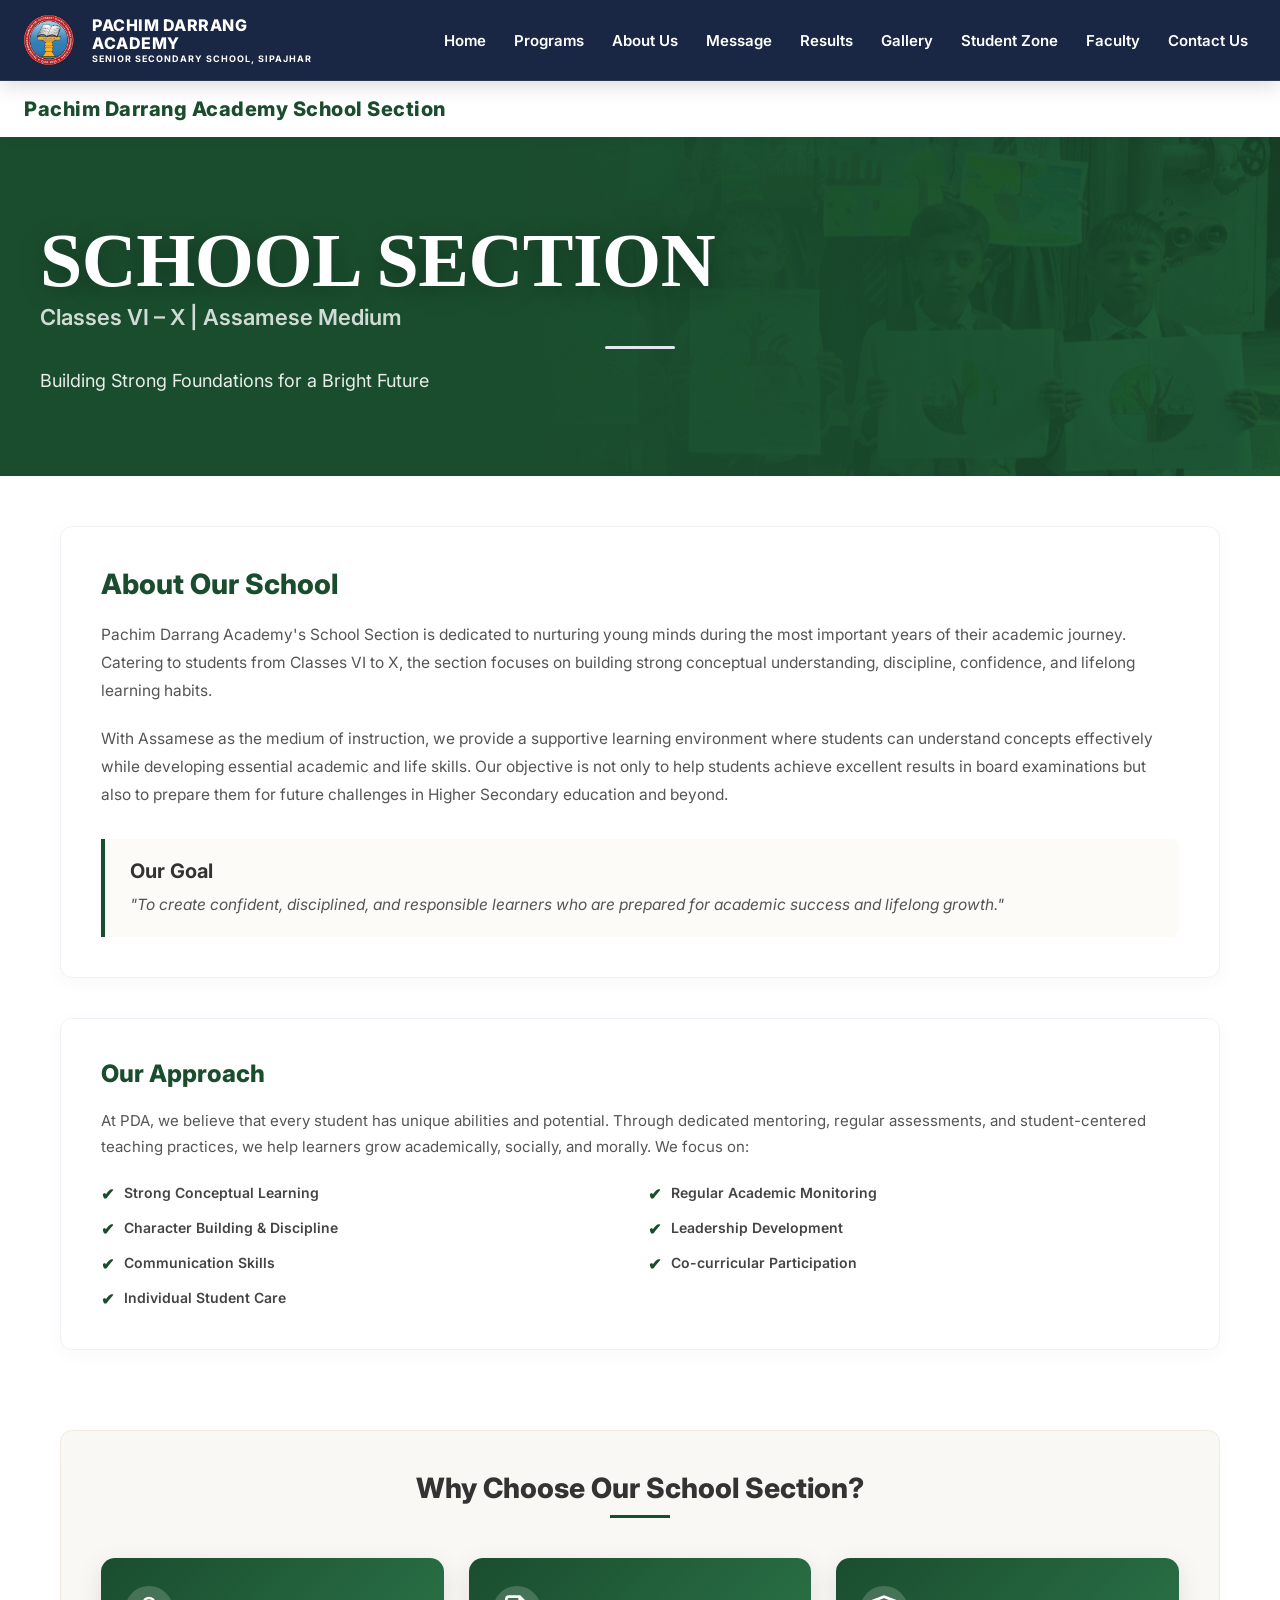
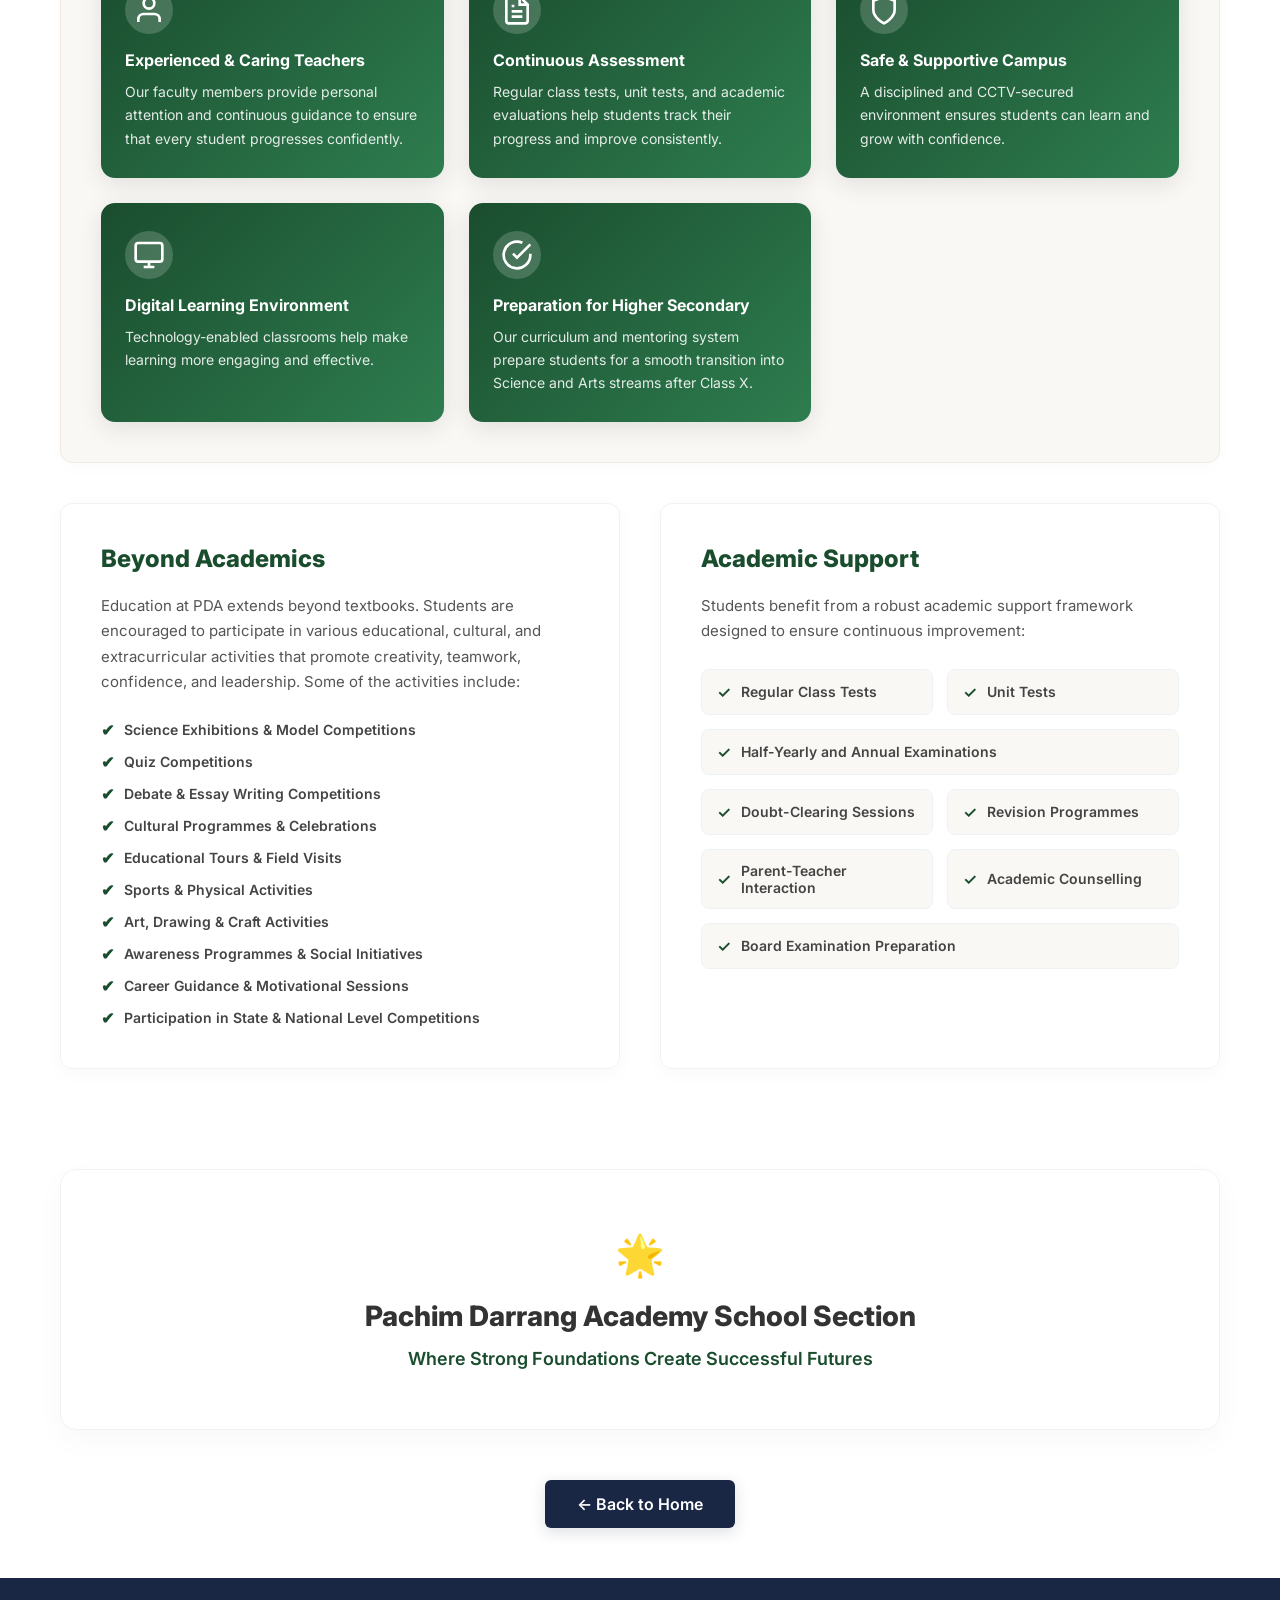
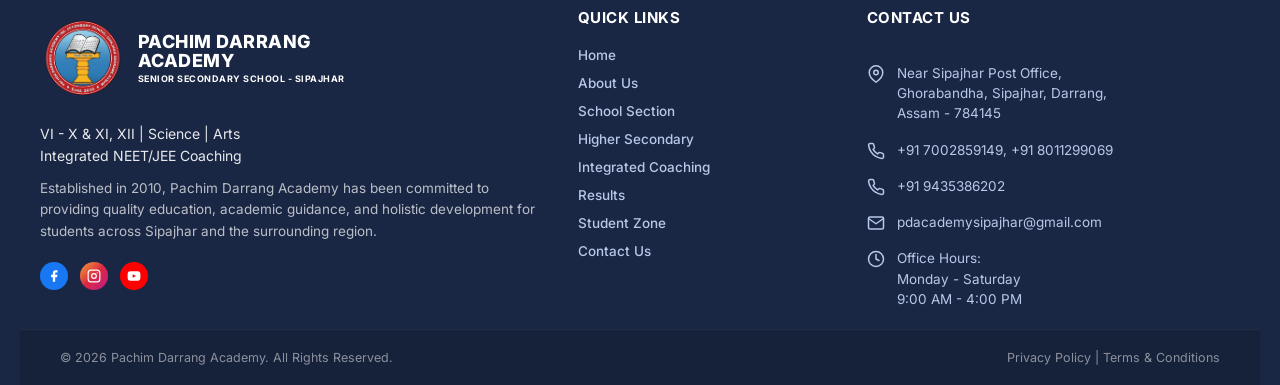
<file: pages/school.html>
<!DOCTYPE html>
<html lang="en">
<head>
  <meta charset="UTF-8" />
  <meta name="viewport" content="width=device-width,initial-scale=1.0" />
  <title>School Section | Pachim Darrang Academy, Sipajhar</title>
  <link
    href="https://fonts.googleapis.com/css2?family=Inter:wght@400;500;600;700;800&family=Dancing+Script:wght@700&display=swap"
    rel="stylesheet" />
  <link rel="stylesheet" href="../assets/css/style.css" />
  <link rel="stylesheet" href="../assets/css/pages.css" />
  <link rel="stylesheet" href="../assets/css/responsive.css" />
  <meta name="description" content="Learn about the school section programs and academic framework at Pachim Darrang Academy, Sipajhar." />
  <meta property="og:title" content="School Section | Pachim Darrang Academy, Sipajhar" />
  <meta property="og:description" content="Learn about the school section programs and academic framework at Pachim Darrang Academy, Sipajhar." />
  <meta property="og:type" content="website" />
</head>
<body>

  <!-- TOP BAR -->
  <!-- NAVBAR -->
  <nav>
    <div class="nav-inner">
      <div class="logo"><img src="../assets/images/logos/logo-new.png" alt="Pachim Darrang Academy Logo" class="logo-img" />
        <div class="logo-text">
          <div class="site-title">PACHIM DARRANG<br>ACADEMY</div>
          <p>SENIOR SECONDARY SCHOOL, SIPAJHAR</p>
        </div>
      </div>
      <div class="nav-links">
        <a href="../index.html#home" class="active">Home</a>
        <a href="../index.html#programs">Programs</a>
        <a href="../index.html#about">About Us</a>
        <a href="message.html">Message</a>
        <a href="results.html">Results</a>
        <a href="gallery.html">Gallery</a>
        <a href="student-zone.html">Student Zone</a>
        <a href="../index.html#faculty">Faculty</a>
        <a href="../index.html#contact">Contact Us</a>
      </div>
      <button class="nav-menu-btn" id="menuBtn" onclick="toggleMobileMenu()" aria-label="Toggle menu">☰</button>
    </div>
    <div class="mobile-nav" id="mobileNav">
      <a href="../index.html#home" onclick="closeMobileMenu()">Home</a>
      <a href="../index.html#programs" onclick="closeMobileMenu()">Programs</a>
      <a href="../index.html#about" onclick="closeMobileMenu()">About Us</a>
      <a href="message.html">Message</a>
      <a href="results.html">Results</a>
      <a href="gallery.html">Gallery</a>
      <a href="student-zone.html">Student Zone</a>
      <a href="../index.html#faculty" onclick="closeMobileMenu()">Faculty</a>
      <a href="../index.html#contact" onclick="closeMobileMenu()">Contact Us</a>
    </div>
  </nav>  <div class="op-header op-header-light">
    <div class="op-title op-title-green">Pachim Darrang Academy School Section</div>
  </div>

  <!-- HERO SECTION -->
  <div class="subpage-hero hero-green">
    <div class="subpage-hero-overlay overlay-green"></div>
    <div class="subpage-hero-content">
      <h1 class="hero-title">SCHOOL SECTION</h1>
      <h3 class="hero-subtitle">Classes VI – X | Assamese Medium</h3>
      <div class="hero-accent" style="background-color: #e2e8f0;"></div>
      <p class="hero-description">Building Strong Foundations for a Bright Future</p>
    </div>
  </div>

  <!-- CONTENT SECTION -->
  <div class="subpage-container">
    
    <!-- Intro & Goal -->
    <div class="subpage-card">
      <h3 class="subpage-card-title green-text">About Our School</h3>
      <p class="subpage-text">
        Pachim Darrang Academy's School Section is dedicated to nurturing young minds during the most important years of their academic journey. Catering to students from Classes VI to X, the section focuses on building strong conceptual understanding, discipline, confidence, and lifelong learning habits.
      </p>
      <p class="subpage-text mb30">
        With Assamese as the medium of instruction, we provide a supportive learning environment where students can understand concepts effectively while developing essential academic and life skills. Our objective is not only to help students achieve excellent results in board examinations but also to prepare them for future challenges in Higher Secondary education and beyond.
      </p>
      
      <div class="subpage-card-green-border">
        <h4 class="goal-title">Our Goal</h4>
        <p class="goal-text">
          "To create confident, disciplined, and responsible learners who are prepared for academic success and lifelong growth."
        </p>
      </div>
    </div>

    <div class="flex-row mb40">
      
      <!-- Our Approach -->
      <div class="flex-item subpage-card">
        <h3 class="subpage-card-title-sm green-text">Our Approach</h3>
        <p class="subpage-text-sm mb25">
          At PDA, we believe that every student has unique abilities and potential. Through dedicated mentoring, regular assessments, and student-centered teaching practices, we help learners grow academically, socially, and morally. We focus on:
        </p>
        <ul class="grid-list-2col">
          <li class="grid-list-item"><span class="check-icon check-green">✔</span> Strong Conceptual Learning</li>
          <li class="grid-list-item"><span class="check-icon check-green">✔</span> Regular Academic Monitoring</li>
          <li class="grid-list-item"><span class="check-icon check-green">✔</span> Character Building & Discipline</li>
          <li class="grid-list-item"><span class="check-icon check-green">✔</span> Leadership Development</li>
          <li class="grid-list-item"><span class="check-icon check-green">✔</span> Communication Skills</li>
          <li class="grid-list-item"><span class="check-icon check-green">✔</span> Co-curricular Participation</li>
          <li class="grid-list-item"><span class="check-icon check-green">✔</span> Individual Student Care</li>
        </ul>
      </div>
    </div>

    <!-- Why Choose Us -->
    <div class="subpage-card-alt">
      <div class="section-center-header">
        <h3 class="section-center-title">Why Choose Our School Section?</h3>
        <div class="accent-bar-green"></div>
      </div>
      
      <div class="grid-autofit gap25">
        <div class="feature-card feature-green">
          <div class="feature-icon icon-color-green"><svg width="32" height="32" viewBox="0 0 24 24" fill="none" stroke="currentColor" stroke-width="2"><path d="M20 21v-2a4 4 0 0 0-4-4H8a4 4 0 0 0-4 4v2"></path><circle cx="12" cy="7" r="4"></circle></svg></div>
          <h4 class="feature-title">Experienced & Caring Teachers</h4>
          <p class="feature-desc">Our faculty members provide personal attention and continuous guidance to ensure that every student progresses confidently.</p>
        </div>
        
        <div class="feature-card feature-green">
          <div class="feature-icon icon-color-green"><svg width="32" height="32" viewBox="0 0 24 24" fill="none" stroke="currentColor" stroke-width="2"><path d="M14 2H6a2 2 0 0 0-2 2v16a2 2 0 0 0 2 2h12a2 2 0 0 0 2-2V8z"></path><polyline points="14 2 14 8 20 8"></polyline><line x1="16" y1="13" x2="8" y2="13"></line><line x1="16" y1="17" x2="8" y2="17"></line><polyline points="10 9 9 9 8 9"></polyline></svg></div>
          <h4 class="feature-title">Continuous Assessment</h4>
          <p class="feature-desc">Regular class tests, unit tests, and academic evaluations help students track their progress and improve consistently.</p>
        </div>

        <div class="feature-card feature-green">
          <div class="feature-icon icon-color-green"><svg width="32" height="32" viewBox="0 0 24 24" fill="none" stroke="currentColor" stroke-width="2"><path d="M12 22s8-4 8-10V5l-8-3-8 3v7c0 6 8 10 8 10z"></path></svg></div>
          <h4 class="feature-title">Safe & Supportive Campus</h4>
          <p class="feature-desc">A disciplined and CCTV-secured environment ensures students can learn and grow with confidence.</p>
        </div>

        <div class="feature-card feature-green">
          <div class="feature-icon icon-color-green"><svg width="32" height="32" viewBox="0 0 24 24" fill="none" stroke="currentColor" stroke-width="2"><rect x="2" y="3" width="20" height="14" rx="2" ry="2"></rect><line x1="8" y1="21" x2="16" y2="21"></line><line x1="12" y1="17" x2="12" y2="21"></line></svg></div>
          <h4 class="feature-title">Digital Learning Environment</h4>
          <p class="feature-desc">Technology-enabled classrooms help make learning more engaging and effective.</p>
        </div>

        <div class="feature-card feature-green">
          <div class="feature-icon icon-color-green"><svg width="32" height="32" viewBox="0 0 24 24" fill="none" stroke="currentColor" stroke-width="2"><path d="M22 11.08V12a10 10 0 1 1-5.93-9.14"></path><polyline points="22 4 12 14.01 9 11.01"></polyline></svg></div>
          <h4 class="feature-title">Preparation for Higher Secondary</h4>
          <p class="feature-desc">Our curriculum and mentoring system prepare students for a smooth transition into Science and Arts streams after Class X.</p>
        </div>
      </div>
    </div>

    <!-- Additional Detailed Sections -->
    <div class="grid-2col gap40 mb60">
        <!-- Beyond Academics -->
        <div class="subpage-card">
            <h3 class="subpage-card-title-sm green-text">Beyond Academics</h3>
            <p class="subpage-text-sm mb25">Education at PDA extends beyond textbooks. Students are encouraged to participate in various educational, cultural, and extracurricular activities that promote creativity, teamwork, confidence, and leadership. Some of the activities include:</p>
            <ul class="grid-list-1col">
              <li class="grid-list-item-center"><span class="check-icon check-green">✔</span> Science Exhibitions & Model Competitions</li>
              <li class="grid-list-item-center"><span class="check-icon check-green">✔</span> Quiz Competitions</li>
              <li class="grid-list-item-center"><span class="check-icon check-green">✔</span> Debate & Essay Writing Competitions</li>
              <li class="grid-list-item-center"><span class="check-icon check-green">✔</span> Cultural Programmes & Celebrations</li>
              <li class="grid-list-item-center"><span class="check-icon check-green">✔</span> Educational Tours & Field Visits</li>
              <li class="grid-list-item-center"><span class="check-icon check-green">✔</span> Sports & Physical Activities</li>
              <li class="grid-list-item-center"><span class="check-icon check-green">✔</span> Art, Drawing & Craft Activities</li>
              <li class="grid-list-item-center"><span class="check-icon check-green">✔</span> Awareness Programmes & Social Initiatives</li>
              <li class="grid-list-item-center"><span class="check-icon check-green">✔</span> Career Guidance & Motivational Sessions</li>
              <li class="grid-list-item-center"><span class="check-icon check-green">✔</span> Participation in State & National Level Competitions</li>
            </ul>
        </div>
        
        <!-- Academic Support -->
        <div class="subpage-card">
            <h3 class="subpage-card-title-sm green-text">Academic Support</h3>
            <p class="subpage-text-sm mb25">Students benefit from a robust academic support framework designed to ensure continuous improvement:</p>
            <ul class="support-list">
              <li class="support-item"><span class="check-icon check-green">✓</span> Regular Class Tests</li>
              <li class="support-item"><span class="check-icon check-green">✓</span> Unit Tests</li>
              <li class="support-item span2"><span class="check-icon check-green">✓</span> Half-Yearly and Annual Examinations</li>
              <li class="support-item"><span class="check-icon check-green">✓</span> Doubt-Clearing Sessions</li>
              <li class="support-item"><span class="check-icon check-green">✓</span> Revision Programmes</li>
              <li class="support-item"><span class="check-icon check-green">✓</span> Parent-Teacher Interaction</li>
              <li class="support-item"><span class="check-icon check-green">✓</span> Academic Counselling</li>
              <li class="support-item span2"><span class="check-icon check-green">✓</span> Board Examination Preparation</li>
            </ul>
        </div>
    </div>

    <!-- Footer Message -->
    <div class="subpage-footer-message">
      <div class="footer-emoji">🌟</div>
      <h3 class="footer-msg-title">Pachim Darrang Academy School Section</h3>
      <p class="footer-msg-sub green-text">Where Strong Foundations Create Successful Futures</p>
    </div>

    <div class="subpage-back-wrapper">
      <a href="../index.html" class="back-to-home-btn">←  Back to Home</a>
    </div>
  </div><!-- end subpage-container -->

  <!-- FOOTER -->
  <footer id="contact">
    <div class="footer-inner">
      <div class="footer-col brand-col">
        <div class="footer-logo-row">
          <img src="../assets/images/logos/logo-new.png" alt="PDA Logo" class="footer-logo" />
          <div class="footer-brand-text">
            <h2>PACHIM DARRANG<br>ACADEMY</h2>
            <p>SENIOR SECONDARY SCHOOL - SIPAJHAR</p>
          </div>
        </div>
        <div class="footer-streams">
          VI - X &amp; XI, XII | Science | Arts<br>
          Integrated NEET/JEE Coaching
        </div>
        <div class="footer-desc">
          Established in 2010, Pachim Darrang Academy has been committed to providing quality education, academic guidance, and holistic development for students across Sipajhar and the surrounding region.
        </div>
        <div class="socials">
          <a href="https://www.facebook.com/Pachim-Darrang-Academy-106707741075172" target="_blank" class="soc-btn soc-fb" title="Facebook">
            <svg width="14" height="14" viewBox="0 0 24 24" fill="#fff"><path d="M18 2h-3a5 5 0 0 0-5 5v3H7v4h3v8h4v-8h3l1-4h-4V7a1 1 0 0 1 1-1h3z"/></svg>
          </a>
          <a href="https://www.instagram.com/pdacademy_sipajhar?igsh=MWY0Y3dkMHJkYXhjZA==" target="_blank" class="soc-btn soc-ig" title="Instagram">
            <svg width="14" height="14" viewBox="0 0 24 24" fill="none" stroke="#fff" stroke-width="2" stroke-linecap="round" stroke-linejoin="round"><rect x="2" y="2" width="20" height="20" rx="5" ry="5"/><circle cx="12" cy="12" r="4"/><circle cx="17.5" cy="6.5" r="1" fill="#fff" stroke="none"/></svg>
          </a>
          <a href="https://www.youtube.com/channel/UCRtI3rfI2QcD23pldSsr-2Q" target="_blank" class="soc-btn soc-yt" title="YouTube">
            <svg width="14" height="14" viewBox="0 0 24 24" fill="#fff"><path d="M22.54 6.42a2.78 2.78 0 0 0-1.95-1.96C18.88 4 12 4 12 4s-6.88 0-8.59.46A2.78 2.78 0 0 0 1.46 6.42 29 29 0 0 0 1 12a29 29 0 0 0 .46 5.58 2.78 2.78 0 0 0 1.95 1.96C5.12 20 12 20 12 20s6.88 0 8.59-.46a2.78 2.78 0 0 0 1.95-1.96A29 29 0 0 0 23 12a29 29 0 0 0-.46-5.58z"/><polygon points="9.75 15.02 15.5 12 9.75 8.98 9.75 15.02" fill="#FF0000"/></svg>
          </a>
        </div>
      </div>
      
      <div class="footer-col links-col">
        <h4>QUICK LINKS</h4>
        <div class="footer-links">
          <a href="../index.html#home">Home</a>
          <a href="../index.html#about">About Us</a>
          <a href="school.html">School Section</a>
          <a href="higher-secondary.html">Higher Secondary</a>
          <a href="integrated-coaching.html">Integrated Coaching</a>
          <a href="results.html">Results</a>
          <a href="student-zone.html">Student Zone</a>
          <a href="../index.html#contact">Contact Us</a>
        </div>
      </div>
      
      <div class="footer-col contact-col">
        <h4>CONTACT US</h4>
        <div class="contact-item">
          <svg width="18" height="18" viewBox="0 0 24 24" fill="none" stroke="currentColor" stroke-width="2" stroke-linecap="round" stroke-linejoin="round" style="flex-shrink: 0; margin-top: 2px;"><path d="M21 10c0 7-9 13-9 13s-9-6-9-13a9 9 0 0 1 18 0z"></path><circle cx="12" cy="10" r="3"></circle></svg>
          <div>Near Sipajhar Post Office,<br>Ghorabandha, Sipajhar, Darrang,<br>Assam - 784145</div>
        </div>
        <div class="contact-item">
          <svg width="18" height="18" viewBox="0 0 24 24" fill="none" stroke="currentColor" stroke-width="2" stroke-linecap="round" stroke-linejoin="round" style="flex-shrink: 0; margin-top: 2px;"><path d="M22 16.92v3a2 2 0 0 1-2.18 2 19.79 19.79 0 0 1-8.63-3.07 19.5 19.5 0 0 1-6-6 19.79 19.79 0 0 1-3.07-8.67A2 2 0 0 1 4.11 2h3a2 2 0 0 1 2 1.72 12.84 12.84 0 0 0 .7 2.81 2 2 0 0 1-.45 2.11L8.09 9.91a16 16 0 0 0 6 6l1.27-1.27a2 2 0 0 1 2.11-.45 12.84 12.84 0 0 0 2.81.7A2 2 0 0 1 22 16.92z"></path></svg>
          <div>+91 7002859149, +91 8011299069</div>
        </div>
        <div class="contact-item">
          <svg width="18" height="18" viewBox="0 0 24 24" fill="none" stroke="currentColor" stroke-width="2" stroke-linecap="round" stroke-linejoin="round" style="flex-shrink: 0; margin-top: 2px;"><path d="M22 16.92v3a2 2 0 0 1-2.18 2 19.79 19.79 0 0 1-8.63-3.07 19.5 19.5 0 0 1-6-6 19.79 19.79 0 0 1-3.07-8.67A2 2 0 0 1 4.11 2h3a2 2 0 0 1 2 1.72 12.84 12.84 0 0 0 .7 2.81 2 2 0 0 1-.45 2.11L8.09 9.91a16 16 0 0 0 6 6l1.27-1.27a2 2 0 0 1 2.11-.45 12.84 12.84 0 0 0 2.81.7A2 2 0 0 1 22 16.92z"></path></svg>
          <div>+91 9435386202</div>
        </div>
        <div class="contact-item">
          <svg width="18" height="18" viewBox="0 0 24 24" fill="none" stroke="currentColor" stroke-width="2" stroke-linecap="round" stroke-linejoin="round" style="flex-shrink: 0; margin-top: 2px;"><path d="M4 4h16c1.1 0 2 .9 2 2v12c0 1.1-.9 2-2 2H4c-1.1 0-2-.9-2-2V6c0-1.1.9-2 2-2z"></path><polyline points="22,6 12,13 2,6"></polyline></svg>
          <div>pdacademysipajhar@gmail.com</div>
        </div>
        <div class="contact-item">
          <svg width="18" height="18" viewBox="0 0 24 24" fill="none" stroke="currentColor" stroke-width="2" stroke-linecap="round" stroke-linejoin="round" style="flex-shrink: 0; margin-top: 2px;"><circle cx="12" cy="12" r="10"></circle><polyline points="12 6 12 12 16 14"></polyline></svg>
          <div>Office Hours:<br>Monday - Saturday<br>9:00 AM - 4:00 PM</div>
        </div>
      </div>
    </div>
    
    <div class="footer-bottom-wrapper">
      <div class="footer-bottom">
        <div class="fb-left">© 2026 Pachim Darrang Academy. All Rights Reserved.</div>
        <div class="fb-right"><a href="#">Privacy Policy</a> | <a href="#">Terms &amp; Conditions</a></div>
      </div>
    </div>
  </footer>

  <script src="../assets/js/navigation.js"></script>
  <script src="../assets/js/main.js"></script>
</body>
</html>
</file>
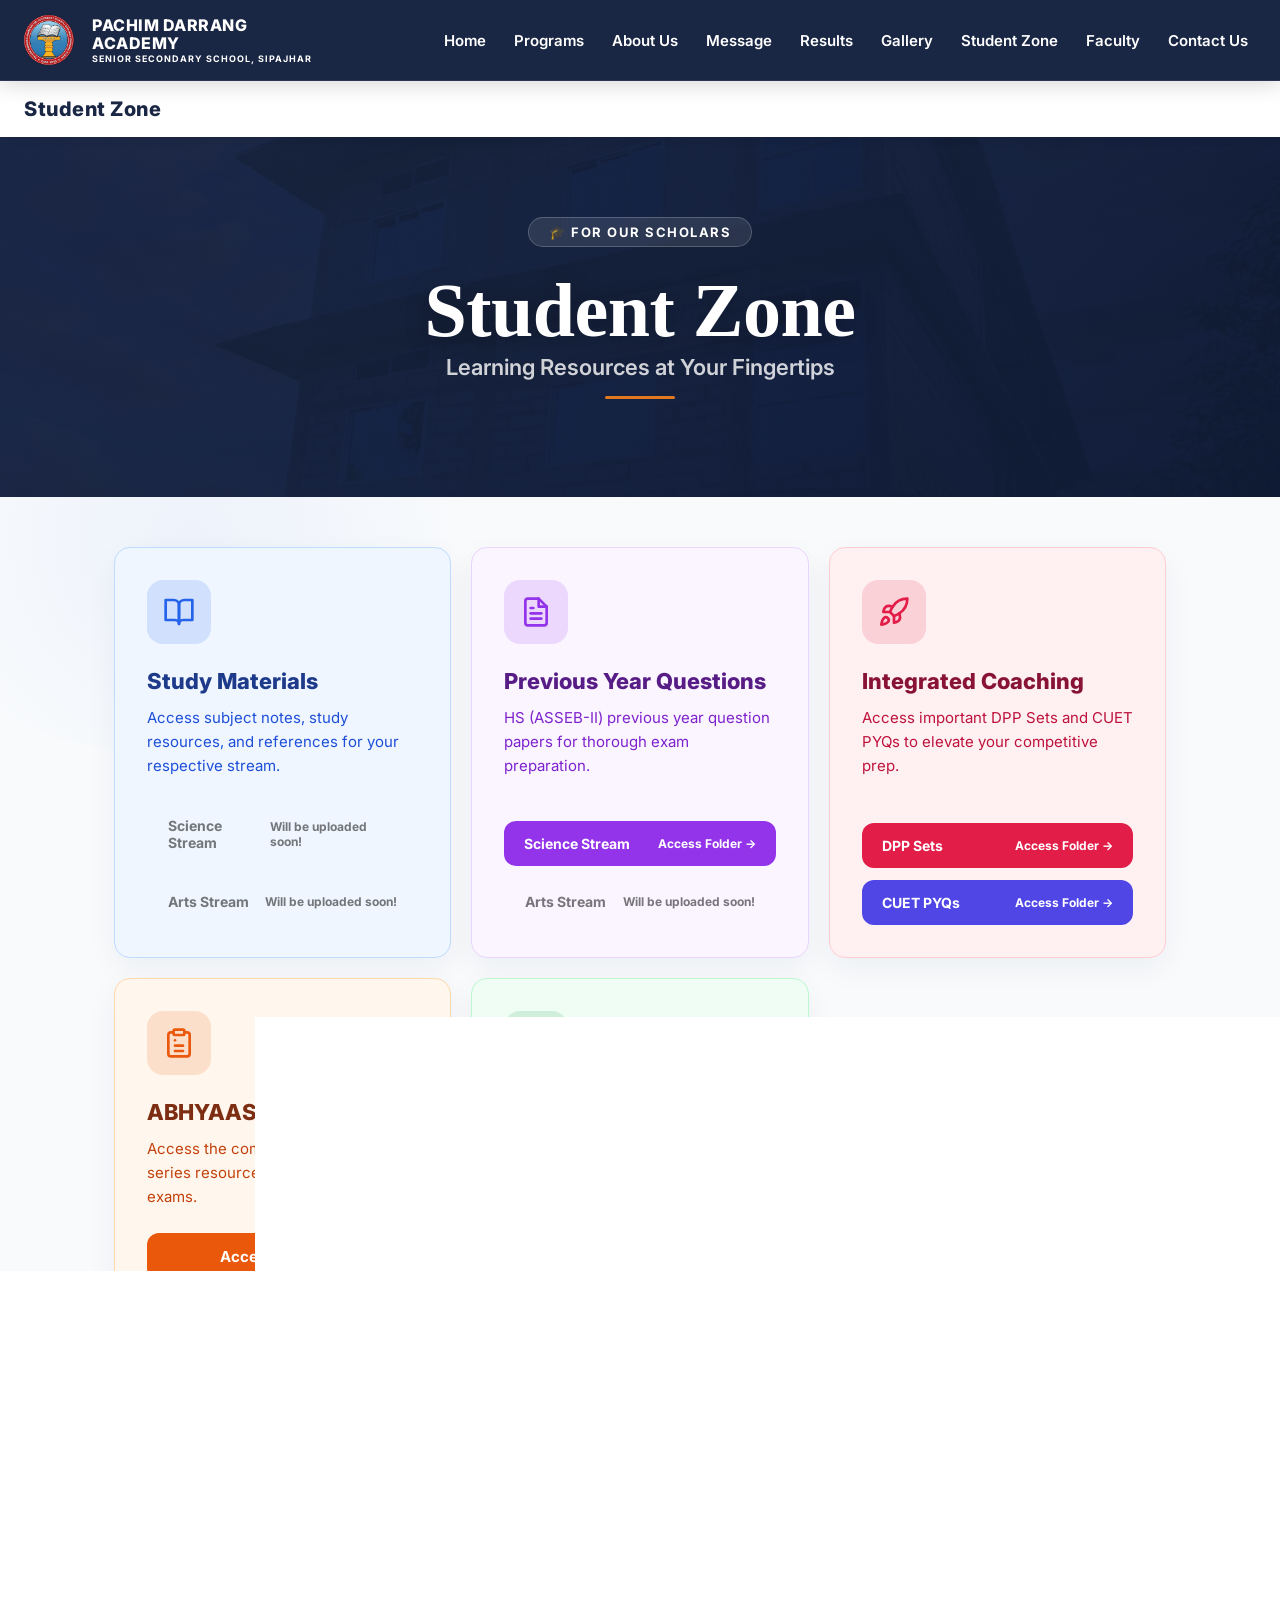
<file: pages/student-zone.html>
<!DOCTYPE html>
<html lang="en">
<head>
  <meta charset="UTF-8" />
  <meta name="viewport" content="width=device-width,initial-scale=1.0" />
  <title>Student Zone | Pachim Darrang Academy, Sipajhar</title>
  <link
    href="https://fonts.googleapis.com/css2?family=Inter:wght@400;500;600;700;800&family=Dancing+Script:wght@700&display=swap"
    rel="stylesheet" />
  <link rel="stylesheet" href="../assets/css/style.css" />
  <link rel="stylesheet" href="../assets/css/pages.css" />
  <link rel="stylesheet" href="../assets/css/responsive.css" />

  <meta name="description" content="Access learning resources, study materials, previous year questions, and integrated coaching DPPS at the Pachim Darrang Academy Student Zone." />
  <meta property="og:title" content="Student Zone | Pachim Darrang Academy, Sipajhar" />
  <meta property="og:description" content="Access learning resources, study materials, previous year questions, and integrated coaching DPPS at the Pachim Darrang Academy Student Zone." />
  <meta property="og:type" content="website" />
</head>
<body>

  <!-- NAVBAR -->
  <nav>
    <div class="nav-inner">
      <div class="logo"><img src="../assets/images/logos/logo-new.png" alt="Pachim Darrang Academy Logo" class="logo-img" />
        <div class="logo-text">
          <div class="site-title">PACHIM DARRANG<br>ACADEMY</div>
          <p>SENIOR SECONDARY SCHOOL, SIPAJHAR</p>
        </div>
      </div>
      <div class="nav-links">
        <a href="../index.html#home">Home</a>
        <a href="../index.html#programs">Programs</a>
        <a href="../index.html#about">About Us</a>
        <a href="message.html">Message</a>
        <a href="results.html">Results</a>
        <a href="gallery.html">Gallery</a>
        <a href="student-zone.html" class="active">Student Zone</a>
        <a href="../index.html#faculty">Faculty</a>
        <a href="../index.html#contact">Contact Us</a>
      </div>
      <button class="nav-menu-btn" id="menuBtn" onclick="toggleMobileMenu()" aria-label="Toggle menu">☰</button>
    </div>
    <div class="mobile-nav" id="mobileNav">
      <a href="../index.html#home" onclick="closeMobileMenu()">Home</a>
      <a href="../index.html#programs" onclick="closeMobileMenu()">Programs</a>
      <a href="../index.html#about" onclick="closeMobileMenu()">About Us</a>
      <a href="message.html">Message</a>
      <a href="results.html">Results</a>
      <a href="gallery.html">Gallery</a>
      <a href="student-zone.html" class="active">Student Zone</a>
      <a href="../index.html#faculty" onclick="closeMobileMenu()">Faculty</a>
      <a href="../index.html#contact" onclick="closeMobileMenu()">Contact Us</a>
    </div>
  </nav>

  <!-- PAGE HEADER -->
  <div class="op-header op-header-light">
    <div class="op-title op-title-navy">Student Zone</div>
  </div>

  <!-- HERO -->
  <div class="subpage-hero hero-navy-building">
    <div class="subpage-hero-overlay overlay-navy-grad"></div>
    <div class="subpage-hero-content-centered">
      <div class="badge-btn">🎓 FOR OUR SCHOLARS</div>
      <h1 class="hero-title">Student Zone</h1>
      <h2 class="hero-subtitle">Learning Resources at Your Fingertips</h2>
      <div class="hero-accent"></div>
    </div>
  </div>

  <!-- MAIN CONTENT -->
  <div class="sz-main-wrapper">
    <div class="sz-shape-1"></div>
    <div class="sz-shape-2"></div>
    
    <div class="subpage-container-lg relative-z2">
     <div class="grid-autofit relative-z2">
      
      <!-- Study Materials -->
      <div class="sz-card sz-card-blue">
        <div class="sz-icon-wrapper">
          <svg viewBox="0 0 24 24" fill="none" stroke="currentColor" stroke-width="2" stroke-linecap="round" stroke-linejoin="round"><path d="M2 3h6a4 4 0 0 1 4 4v14a3 3 0 0 0-3-3H2z"></path><path d="M22 3h-6a4 4 0 0 0-4 4v14a3 3 0 0 1 3-3h7z"></path></svg>
        </div>
        <h3 class="sz-card-title">Study Materials</h3>
        <p class="sz-card-desc">Access subject notes, study resources, and references for your respective stream.</p>
        <div class="sz-link-group">
          <a href="javascript:void(0)" class="sz-link sz-link-blue sz-link-disabled">
            Science Stream <span>Will be uploaded soon!</span>
          </a>
          <a href="javascript:void(0)" class="sz-link sz-link-blue sz-link-disabled">
            Arts Stream <span>Will be uploaded soon!</span>
          </a>
        </div>
      </div>

      <!-- Previous Year Questions -->
      <div class="sz-card sz-card-purple">
        <div class="sz-icon-wrapper">
          <svg viewBox="0 0 24 24" fill="none" stroke="currentColor" stroke-width="2" stroke-linecap="round" stroke-linejoin="round"><path d="M14 2H6a2 2 0 0 0-2 2v16a2 2 0 0 0 2 2h12a2 2 0 0 0 2-2V8z"></path><polyline points="14 2 14 8 20 8"></polyline><line x1="16" y1="13" x2="8" y2="13"></line><line x1="16" y1="17" x2="8" y2="17"></line><polyline points="10 9 9 9 8 9"></polyline></svg>
        </div>
        <h3 class="sz-card-title">Previous Year Questions</h3>
        <p class="sz-card-desc">HS (ASSEB-II) previous year question papers for thorough exam preparation.</p>
        <div class="sz-link-group">
          <a href="https://drive.google.com/drive/folders/11JXQTQ8pag8LDfzID7qi3NpEX47VlOi6?usp=drive_link" target="_blank" class="sz-link sz-btn-purple">
            Science Stream <span>Access Folder &rarr;</span>
          </a>
          <a href="javascript:void(0)" class="sz-link sz-link-purple sz-link-disabled">
            Arts Stream <span>Will be uploaded soon!</span>
          </a>
        </div>
      </div>

      <!-- Integrated Coaching Resources -->
      <div class="sz-card sz-card-rose">
        <div class="sz-icon-wrapper">
          <svg viewBox="0 0 24 24" fill="none" stroke="currentColor" stroke-width="2" stroke-linecap="round" stroke-linejoin="round"><path d="M4.5 16.5c-1.5 1.26-2 5-2 5s3.74-.5 5-2c.71-.84.7-2.13-.09-2.91a2.18 2.18 0 0 0-2.91-.09z"></path><path d="m12 15-3-3a22 22 0 0 1 2-3.95A12.88 12.88 0 0 1 22 2c0 2.72-.78 7.5-6 11a22.35 22.35 0 0 1-4 2z"></path><path d="M9 12H4s.55-3.03 2-4c1.62-1.08 5 0 5 0"></path><path d="M12 15v5s3.03-.55 4-2c1.08-1.62 0-5 0-5"></path></svg>
        </div>
        <h3 class="sz-card-title">Integrated Coaching</h3>
        <p class="sz-card-desc">Access important DPP Sets and CUET PYQs to elevate your competitive prep.</p>
        <div class="sz-link-group">
          <a href="https://drive.google.com/drive/folders/1OR43qPOkAA81SWdEqJ1cCd9ROWBgpYyJ?usp=drive_link" target="_blank" class="sz-link sz-btn-rose">
            DPP Sets <span>Access Folder &rarr;</span>
          </a>
          <a href="https://drive.google.com/drive/folders/1Lo3Z8Xz1lgxYcLm2nP2fQQmMFsHp68OU?usp=drive_link" target="_blank" class="sz-link sz-btn-indigo">
            CUET PYQs <span>Access Folder &rarr;</span>
          </a>
        </div>
      </div>

      <!-- ABHYAAS Test Series -->
      <div class="sz-card sz-card-orange">
        <div class="sz-icon-wrapper">
          <svg viewBox="0 0 24 24" fill="none" stroke="currentColor" stroke-width="2" stroke-linecap="round" stroke-linejoin="round"><path d="M16 4h2a2 2 0 0 1 2 2v14a2 2 0 0 1-2 2H6a2 2 0 0 1-2-2V6a2 2 0 0 1 2-2h2"></path><rect x="8" y="2" width="8" height="4" rx="1" ry="1"></rect><path d="M9 14h6"></path><path d="M9 18h6"></path><path d="M9 10h.01"></path></svg>
        </div>
        <h3 class="sz-card-title">ABHYAAS Test Series</h3>
        <p class="sz-card-desc">Access the comprehensive test series resources tailored for your exams.</p>
        <a href="https://drive.google.com/drive/folders/1g3j9sKMQ2Ghbiz4yjSyZPDtX60Mg8l3B?usp=drive_link" target="_blank" class="sz-btn sz-btn-orange">
          Access Folder <span>&rarr;</span>
        </a>
      </div>

      <!-- SmartPrep Capsule -->
      <div class="sz-card sz-card-green">
        <div class="sz-icon-wrapper">
          <svg viewBox="0 0 24 24" fill="none" stroke="currentColor" stroke-width="2" stroke-linecap="round" stroke-linejoin="round"><polygon points="13 2 3 14 12 14 11 22 21 10 12 10 13 2"></polygon></svg>
        </div>
        <h3 class="sz-card-title">SmartPrep Capsule</h3>
        <p class="sz-card-desc">Quick Revision Resources specially curated and designed by PDA faculty.</p>
        <a href="https://drive.google.com/drive/folders/1UQY-EDfqLNJT1g4R09v8XCFCDPntnQvP" target="_blank" class="sz-btn sz-btn-green">
          Access Folder <span>&rarr;</span>
        </a>
      </div>

    </div>

  </div>
</div>

  <!-- FOOTER -->
  <footer id="contact">
    <div class="footer-inner">
      <div class="footer-col brand-col">
        <div class="footer-logo-row">
          <img src="../assets/images/logos/logo-new.png" alt="PDA Logo" class="footer-logo" />
          <div class="footer-brand-text">
            <h2>PACHIM DARRANG<br>ACADEMY</h2>
            <p>SENIOR SECONDARY SCHOOL - SIPAJHAR</p>
          </div>
        </div>
        <div class="footer-streams">
          VI - X & XI, XII | Science | Arts<br>
          Integrated NEET/JEE Coaching
        </div>
        <div class="footer-desc">
          Established in 2010, Pachim Darrang Academy has been committed to providing quality education, academic guidance, and holistic development for students across Sipajhar and the surrounding region.
        </div>
      </div>
      
      <div class="footer-col links-col">
        <h4>QUICK LINKS</h4>
        <div class="footer-links">
          <a href="../index.html#home">Home</a>
          <a href="../index.html#about">About Us</a>
          <a href="school.html">School Section</a>
          <a href="higher-secondary.html">Higher Secondary</a>
          <a href="integrated-coaching.html">Integrated Coaching</a>
          <a href="results.html">Results</a>
          <a href="student-zone.html">Student Zone</a>
          <a href="../index.html#contact">Contact Us</a>
        </div>
      </div>
      
      <div class="footer-col contact-col">
        <h4>CONTACT US</h4>
        <div class="contact-item">
          <svg width="18" height="18" viewBox="0 0 24 24" fill="none" stroke="currentColor" stroke-width="2" stroke-linecap="round" stroke-linejoin="round" style="flex-shrink: 0; margin-top: 2px;"><path d="M21 10c0 7-9 13-9 13s-9-6-9-13a9 9 0 0 1 18 0z"></path><circle cx="12" cy="10" r="3"></circle></svg>
          <div>Near Sipajhar Post Office,<br>Ghorabandha, Sipajhar, Darrang,<br>Assam - 784145</div>
        </div>
        <div class="contact-item">
          <svg width="18" height="18" viewBox="0 0 24 24" fill="none" stroke="currentColor" stroke-width="2" stroke-linecap="round" stroke-linejoin="round" style="flex-shrink: 0; margin-top: 2px;"><path d="M22 16.92v3a2 2 0 0 1-2.18 2 19.79 19.79 0 0 1-8.63-3.07 19.5 19.5 0 0 1-6-6 19.79 19.79 0 0 1-3.07-8.67A2 2 0 0 1 4.11 2h3a2 2 0 0 1 2 1.72 12.84 12.84 0 0 0 .7 2.81 2 2 0 0 1-.45 2.11L8.09 9.91a16 16 0 0 0 6 6l1.27-1.27a2 2 0 0 1 2.11-.45 12.84 12.84 0 0 0 2.81.7A2 2 0 0 1 22 16.92z"></path></svg>
          <div>+91 7002859149, +91 8011299069</div>
        </div>
      </div>
    </div>
    
    <div class="footer-bottom-wrapper">
      <div class="footer-bottom">
        <div class="fb-left">© 2026 Pachim Darrang Academy. All Rights Reserved.</div>
        <div class="fb-right"><a href="#">Privacy Policy</a> | <a href="#">Terms & Conditions</a></div>
      </div>
    </div>
  </footer>

  <script src="../assets/js/navigation.js"></script>
  <script src="../assets/js/main.js"></script>

</body>
</html>
</file>
<file: assets/css/style.css>
* {
      margin: 0;
      padding: 0;
      box-sizing: border-box;
    }

    html {
      scroll-behavior: smooth;
      overflow-x: clip;
    }

    :root {
      --navy: #1a2744;
      --navy2: #0f1a35;
      --orange: #e07820;
      --gold: #e5b83b;
      --red: #b81d24;
      --green: #1e6b3a;
      --blue: #1a3a6b;
      --white: #fff;
      --light: #f4f6fb;
      --gray: #6b7280;
      --border: #dde3ef;
    }

    body {
      font-family: 'Inter', sans-serif;
      color: #222;
      background: #fff;
      overflow-x: clip;
      width: 100%;
      min-width: 0;
      animation: pageFadeIn 0.6s ease-out forwards;
    }

    @keyframes pageFadeIn {
      from {
        opacity: 0;
      }
      to {
        opacity: 1;
      }
    }

    img, svg { max-width: 100%; }

    a {
      text-decoration: none;
      color: inherit;
    }

    /* TOP BAR */
    .topbar {
      background: var(--navy);
      color: #f8fafc;
      font-size: 14px;
      font-weight: 600;
      padding: 12px 0;
      letter-spacing: 0.5px;
      border-bottom: 1px solid rgba(255, 255, 255, 0.05);
    }

    .topbar .inner {
      max-width: 1200px;
      margin: 0 auto;
      padding: 0 20px;
      display: flex;
      justify-content: space-between;
      align-items: center;
      flex-wrap: wrap;
      gap: 8px;
    }

    .topbar a {
      color: #e2e8f0;
      display: inline-flex;
      align-items: center;
      justify-content: center;
      transition: color .2s, transform .2s;
    }

    .topbar a:hover {
      color: var(--orange);
      transform: translateY(-1px);
    }

    .tb-left,
    .tb-right {
      display: flex;
      align-items: center;
      gap: 18px;
    }

    .tb-icon {
      display: inline-flex;
      align-items: center;
      gap: 6px;
    }

    .social-links {
      display: flex;
      align-items: center;
      gap: 14px;
      margin-left: 4px;
      border-left: 1px solid rgba(255, 255, 255, 0.15);
      padding-left: 14px;
    }

    /* NAV */
    nav {
      background: var(--navy);
      border-bottom: 1px solid rgba(255, 255, 255, 0.08);
      position: sticky;
      top: 0;
      z-index: 100;
      box-shadow: 0 4px 20px rgba(0, 0, 0, 0.15);
      transition: transform 0.35s cubic-bezier(0.4, 0, 0.2, 1), background 0.3s ease, box-shadow 0.3s ease;
    }

    /* Homepage transparent-to-solid navbar */
    body.is-home nav {
      position: fixed;
      width: 100%;
      top: 0;
      left: 0;
      background: transparent;
      border-bottom: 1px solid rgba(255, 255, 255, 0);
      box-shadow: none;
      transition: background 0.3s ease, border-bottom 0.3s ease, box-shadow 0.3s ease;
    }

    body.is-home nav.nav-scrolled {
      background: var(--navy);
      border-bottom: 1px solid rgba(255, 255, 255, 0.08);
      box-shadow: 0 4px 20px rgba(0, 0, 0, 0.15);
    }

    .nav-inner {
      max-width: 1400px;
      margin: 0 auto;
      padding: 0 20px;
      display: flex;
      align-items: center;
      justify-content: space-between;
      height: 80px;
    }

    .logo {
      display: flex;
      align-items: center;
      gap: 14px;
      flex-shrink: 0;
    }

    .logo-img {
      height: 68px;
      width: auto;
      object-fit: contain;
      display: block;
      flex-shrink: 0;
    }

    .logo-text .site-title {
      font-size: 16px;
      font-weight: 800;
      color: #ffffff;
      line-height: 1.15;
      text-transform: uppercase;
      letter-spacing: 0.5px;
    }

    .logo-text p {
      font-size: 9px;
      color: #ffffff;
      font-weight: 700;
      letter-spacing: 1px;
      margin-top: 1px;
    }

    .nav-links {
      display: flex;
      align-items: center;
      gap: 4px;
    }

    .nav-links a {
      font-size: 15px;
      font-weight: 600;
      color: #ffffff;
      padding: 8px 0;
      margin: 0 12px;
      position: relative;
      transition: color .2s ease;
      white-space: nowrap;
      text-decoration: none;
    }

    .nav-links a::after {
      content: '';
      position: absolute;
      bottom: 0;
      left: 0;
      width: 0;
      height: 2.5px;
      background: var(--red);
      transition: width 0.3s ease;
      border-radius: 2px;
    }

    .nav-links a:hover {
      color: var(--red);
    }

    .nav-links a:hover::after {
      width: 100%;
    }



    .nav-menu-btn {
      display: none;
      background: none;
      border: none;
      cursor: pointer;
      font-size: 28px;
      color: #ffffff;
      transition: color .2s;
    }

    .nav-menu-btn:hover {
      color: var(--red);
    }

    /* MOBILE NAV SIDE DRAWER */
    .mobile-nav {
      display: none;
    }

    @media (max-width: 900px) {
      .mobile-nav {
        display: flex !important;
        flex-direction: column;
        background: linear-gradient(135deg, var(--navy) 0%, var(--navy2) 100%);
        box-shadow: -8px 0 24px rgba(0, 0, 0, 0.25);
        position: fixed;
        top: 0;
        right: -300px;
        width: 300px;
        height: 100vh;
        z-index: 99;
        padding: 90px 24px 40px;
        transition: right 0.4s cubic-bezier(0.4, 0, 0.2, 1);
      }

      .mobile-nav.open {
        right: 0;
      }

      .mobile-nav a {
        font-size: 15px;
        font-weight: 700;
        color: #fff;
        padding: 16px 8px;
        border-bottom: 1px solid rgba(255, 255, 255, 0.08);
        text-transform: uppercase;
        letter-spacing: 1px;
        transition: all 0.2s ease;
        display: block;
        text-decoration: none;
      }

      .mobile-nav a:last-child {
        border-bottom: none;
      }

      .mobile-nav a::after {
        content: '›';
        float: right;
        font-size: 20px;
        line-height: 1;
        color: rgba(255, 255, 255, 0.35);
        transition: color 0.2s, transform 0.2s;
      }

      .mobile-nav a:hover {
        color: var(--red);
        background: rgba(255, 255, 255, 0.03);
      }

      .mobile-nav a:hover::after {
        color: var(--red);
        transform: translateX(3px);
      }

      .mobile-nav a.active {
        color: var(--red);
        border-left: 3px solid var(--red);
        padding-left: 16px;
      }

      .mobile-nav a.active::after {
        color: var(--red);
      }

      /* Backdrop dim effect */
      body.mobile-menu-open::after {
        content: '';
        position: fixed;
        inset: 0;
        background: rgba(15, 23, 42, 0.65);
        backdrop-filter: blur(4px);
        -webkit-backdrop-filter: blur(4px);
        z-index: 98;
        pointer-events: auto;
        animation: fadeInOverlay 0.3s ease forwards;
      }

      body.mobile-menu-open {
        overflow: hidden;
      }

      .nav-menu-btn {
        z-index: 101;
        position: relative;
      }

      .mobile-menu-open .nav-menu-btn {
        color: #fff !important;
      }
    }

    @keyframes fadeInOverlay {
      from { opacity: 0; }
      to { opacity: 1; }
    }

    /* HERO */
    .hero {
      position: relative;
      min-height: 100vh;
      background-color: var(--navy);
      display: flex;
      align-items: center;
      justify-content: flex-start;
      text-align: left;
      overflow: hidden;
    }

    .hero-slider-container {
      position: absolute;
      inset: 0;
      z-index: 1;
      overflow: hidden;
      background-color: var(--navy);
    }

    .hero-slider-wrapper {
      display: flex;
      width: 400%;
      height: 100%;
      transition: transform 0.8s cubic-bezier(0.4, 0, 0.2, 1);
    }

    .hero-slide {
      width: 25%;
      height: 100%;
      background-size: cover;
      background-position: center;
      background-repeat: no-repeat;
      flex-shrink: 0;
      filter: brightness(0.78) sepia(0.03) saturate(0.95) contrast(1.02);
    }

    .hero-overlay {
      position: absolute;
      inset: 0;
      background: radial-gradient(circle, rgba(0,0,0,0.1) 0%, rgba(0,0,0,0.45) 80%, rgba(0,0,0,0.6) 100%);
      z-index: 1;
    }

    /* Slider Navigation Controls */
    .hero-nav-btn {
      position: absolute;
      top: 50%;
      transform: translateY(-50%);
      z-index: 10;
      background: none;
      border: none;
      color: rgba(255, 255, 255, 0.7);
      width: 60px;
      height: 80px;
      font-size: 72px;
      font-weight: 300;
      display: flex;
      align-items: center;
      justify-content: center;
      cursor: pointer;
      transition: all 0.3s cubic-bezier(0.4, 0, 0.2, 1);
    }

    .hero-nav-btn:hover {
      color: #ffffff;
      transform: translateY(-50%) scale(1.2);
    }

    .prev-btn {
      left: 20px;
    }

    .next-btn {
      right: 20px;
    }

    /* Slider Dot Indicators */
    .hero-dots-container {
      position: absolute;
      bottom: 30px;
      left: 50%;
      transform: translateX(-50%);
      z-index: 10;
      display: flex;
      align-items: center;
      gap: 12px;
    }

    .hero-dot {
      width: 12px;
      height: 12px;
      border-radius: 50%;
      background: rgba(255, 255, 255, 0.4);
      cursor: pointer;
      transition: all 0.3s cubic-bezier(0.4, 0, 0.2, 1);
      border: none;
    }

    .hero-dot:hover {
      background: #ffffff;
      transform: scale(1.15);
    }

    .hero-dot.active {
      background: #ffffff;
      transform: scale(1.25);
      box-shadow: 0 0 8px rgba(255, 255, 255, 0.6);
    }

    /* Mobile responsive adjustments for slider controls */
    @media (max-width: 768px) {
      .hero-nav-btn {
        width: 40px;
        height: 40px;
        font-size: 22px;
      }
      .prev-btn { left: 12px; }
      .next-btn { right: 12px; }
      .hero-dots-container { bottom: 20px; }
    }


    .hero-content {
      position: relative;
      z-index: 2;
      max-width: 1200px;
      width: 100%;
      margin: 0 auto;
      padding: 0 20px;
      display: flex;
      flex-direction: column;
      align-items: flex-start;
      gap: 18px;
    }

    .hero-tag {
      display: block;
      color: rgba(255, 255, 255, 0.9);
      font-family: 'Playfair Display', Georgia, serif;
      font-style: italic;
      font-size: 38px;
      font-weight: 400;
      text-transform: none;
      letter-spacing: 0;
      margin-bottom: -10px;
    }

    .hero-title {
      font-family: 'Playfair Display', Georgia, serif;
      font-size: 76px;
      font-weight: 700;
      color: #fff;
      line-height: 1.15;
      letter-spacing: -0.5px;
      margin: 0;
      text-shadow: 0 4px 24px rgba(0, 0, 0, 0.3);
    }

    .hero-title-sub {
      font-family: 'Playfair Display', Georgia, serif;
      font-size: 32px;
      font-weight: 600;
      color: #ffffff;
      letter-spacing: 0.5px;
      text-transform: none;
      margin: 5px 0 0;
      text-shadow: 0 2px 10px rgba(0, 0, 0, 0.3);
    }

    .hero-badges {
      display: flex;
      flex-wrap: wrap;
      gap: 10px;
      margin-top: 15px;
    }

    .hero-badges span {
      background: rgba(255, 255, 255, 0.12);
      border: 1px solid rgba(255, 255, 255, 0.2);
      color: #fff;
      padding: 6px 16px;
      border-radius: 20px;
      font-size: 13px;
      font-weight: 600;
      letter-spacing: 0.5px;
      backdrop-filter: blur(4px);
      -webkit-backdrop-filter: blur(4px);
    }

    .hero-sub {
      font-size: 17px;
      color: rgba(255, 255, 255, 0.85);
      max-width: 760px;
      line-height: 1.65;
      margin: 15px 0 5px;
      text-shadow: 0 1px 4px rgba(0, 0, 0, 0.2);
    }

    .hero-btns {
      display: flex;
      justify-content: flex-start;
      gap: 16px;
      margin-top: 20px;
    }

    .btn-tour {
      background: #7B1C1C;
      color: #ffffff;
      border: none;
      padding: 16px 36px;
      border-radius: 4px;
      font-weight: 700;
      font-size: 15px;
      letter-spacing: 0.5px;
      cursor: pointer;
      transition: all 0.3s ease;
      text-transform: uppercase;
      box-shadow: 0 4px 16px rgba(123, 28, 28, 0.35);
      text-decoration: none;
      display: inline-block;
    }

    .btn-tour:hover {
      background: #9c2525;
      transform: translateY(-2px);
      box-shadow: 0 6px 20px rgba(123, 28, 28, 0.5);
    }

    .btn-primary:hover {
      background: #d06810;
      transform: translateY(-2px);
    }

    .btn-outline {
      background: rgba(255, 255, 255, 0.05);
      color: #fff;
      border: 1.5px solid rgba(255, 255, 255, 0.5);
      padding: 15px 36px;
      border-radius: 8px;
      font-weight: 600;
      font-size: 14px;
      cursor: pointer;
      transition: all 0.2s;
    }

    .btn-outline:hover {
      background: #fff;
      color: var(--navy);
      border-color: #fff;
      transform: translateY(-2px);
    }

    /* PROGRAMS & SECTION CARDS */
    .programs-section {
      margin: 70px 0;
    }

    .programs-header {
      text-align: center;
      margin-bottom: 35px;
      padding: 0 20px;
    }

    .programs-header h2 {
      font-size: 32px;
      font-weight: 800;
      color: var(--navy);
      text-transform: uppercase;
      margin-bottom: 12px;
      letter-spacing: 0.5px;
    }

    .programs-header p {
      font-size: 15px;
      color: var(--gray);
      max-width: 600px;
      margin: 0 auto;
      line-height: 1.6;
    }

    .section-cards {
      max-width: 1200px;
      margin: 0 auto;
      padding: 0 20px;
      display: grid;
      grid-template-columns: repeat(3, 1fr);
      gap: 24px;
    }

    .sc-card {
      display: flex;
      align-items: center;
      gap: 0;
      overflow: hidden;
      position: relative;
      border-radius: 12px;
      box-shadow: 0 6px 16px rgba(26, 39, 68, .1);
      transition: transform 0.3s;
    }

    .sc-card:hover {
      transform: translateY(-4px);
    }

    .sc-img {
      width: 160px;
      min-width: 160px;
      height: 160px;
      object-fit: cover;
      display: block;
    }

    .sc-img-placeholder {
      width: 160px;
      min-width: 160px;
      height: 160px;
      display: flex;
      align-items: center;
      justify-content: center;
      font-size: 40px;
    }

    .sc-body {
      padding: 18px 20px;
      flex: 1;
    }

    .sc-icon {
      font-size: 26px;
      margin-bottom: 4px;
    }

    .sc-tag {
      display: inline-block;
      background: rgba(255, 255, 255, .22);
      color: #fff;
      font-size: 11px;
      font-weight: 600;
      padding: 3px 10px;
      border-radius: 4px;
      margin: 4px 0 8px;
    }

    .sc-card h3 {
      font-size: 17px;
      font-weight: 800;
      color: #fff;
      text-transform: uppercase;
      letter-spacing: .5px;
      line-height: 1.2;
    }

    .sc-card p {
      font-size: 12.5px;
      color: rgba(255, 255, 255, .85);
      margin: 6px 0 10px;
      line-height: 1.5;
    }

    .sc-link {
      display: inline-flex;
      align-items: center;
      gap: 6px;
      font-size: 12px;
      font-weight: 600;
      color: #fff;
      border: 1.5px solid rgba(255, 255, 255, .6);
      padding: 6px 14px;
      border-radius: 5px;
      cursor: pointer;
      transition: background .2s;
    }

    .sc-link:hover {
      background: rgba(255, 255, 255, .15);
    }

    .sc-green {
      background: linear-gradient(rgba(30, 107, 58, 0.7), rgba(30, 107, 58, 0.95)), url('../images/programs/school_kids.webp') center/cover no-repeat;
      cursor: pointer;
      display: flex;
    }

    .sc-blue {
      background: linear-gradient(rgba(26, 58, 107, 0.7), rgba(26, 58, 107, 0.95)), url('../images/programs/group.webp') center/cover no-repeat;
      cursor: pointer;
      display: flex;
    }

    .sc-red {
      background: linear-gradient(rgba(123, 28, 28, 0.7), rgba(123, 28, 28, 0.95)), url('../images/programs/integrated.webp') center/cover no-repeat;
      cursor: pointer;
      display: flex;
    }

    /* MIDDLE SECTION */
    .middle {
      max-width: 1200px;
      margin: 36px auto 0;
      padding: 0 20px;
      display: grid;
      grid-template-columns: 1fr 1fr 1fr;
      gap: 24px;
    }

    /* ACHIEVEMENTS */
    .achieve-card {
      background: #fff;
      border: 1.5px solid var(--border);
      border-radius: 12px;
      padding: 20px;
    }

    .achieve-card h2 {
      font-size: 15px;
      font-weight: 700;
      color: var(--navy);
      display: flex;
      align-items: center;
      gap: 8px;
      margin-bottom: 16px;
    }

    .achieve-grid {
      display: grid;
      grid-template-columns: repeat(3, 1fr);
      gap: 10px;
    }

    .ach-item {
      border: 1.5px solid var(--border);
      border-radius: 8px;
      padding: 12px 8px;
      text-align: center;
    }

    .ach-label {
      font-size: 11px;
      font-weight: 700;
      color: var(--navy);
      border-bottom: 2px solid var(--orange);
      padding-bottom: 4px;
      margin-bottom: 6px;
    }

    .ach-icon {
      font-size: 20px;
      margin: 4px 0;
    }

    .ach-num {
      font-size: 26px;
      font-weight: 800;
      color: var(--navy);
    }

    .ach-sub {
      font-size: 11px;
      color: var(--gray);
    }

    .view-link {
      display: inline-flex;
      align-items: center;
      gap: 4px;
      font-size: 11.5px;
      color: var(--navy);
      font-weight: 500;
      margin-top: 10px;
      cursor: pointer;
    }

    /* TOP PERFORMERS */
    .performers-card {
      background: #fff;
      border: 1.5px solid var(--border);
      border-radius: 12px;
      padding: 20px;
    }

    .perf-head {
      display: flex;
      justify-content: space-between;
      align-items: center;
      margin-bottom: 14px;
    }

    .perf-head h2 {
      font-size: 15px;
      font-weight: 700;
      color: var(--navy);
    }

    .view-all {
      font-size: 12px;
      color: var(--navy);
      font-weight: 500;
      cursor: pointer;
      display: flex;
      align-items: center;
      gap: 3px;
    }

    .perf-grid {
      display: grid;
      grid-template-columns: repeat(2, 1fr);
      gap: 10px;
    }

    .perf-item {
      text-align: center;
      padding: 10px 6px;
      border: 1px solid var(--border);
      border-radius: 8px;
    }

    .perf-avatar {
      width: 52px;
      height: 52px;
      border-radius: 50%;
      background: var(--light);
      border: 2px solid var(--navy);
      display: flex;
      align-items: center;
      justify-content: center;
      font-size: 20px;
      margin: 0 auto 6px;
    }

    .perf-name {
      font-size: 12.5px;
      font-weight: 700;
      color: var(--navy);
    }

    .perf-score {
      font-size: 11px;
      color: var(--gray);
      margin-top: 2px;
    }

    /* NOTICES */
    .notices-card {
      background: #fff;
      border: 1.5px solid var(--border);
      border-radius: 12px;
      padding: 20px;
    }

    .notice-list {
      display: flex;
      flex-direction: column;
      gap: 0;
    }

    .notice-item {
      display: flex;
      gap: 12px;
      padding: 10px 0;
      border-bottom: 1px solid var(--border);
    }

    .notice-item:last-child {
      border-bottom: none;
    }

    .notice-date {
      min-width: 36px;
      text-align: center;
    }

    .notice-day {
      font-size: 18px;
      font-weight: 800;
      color: var(--navy);
      line-height: 1;
    }

    .notice-month {
      font-size: 10px;
      font-weight: 600;
      color: var(--orange);
      text-transform: uppercase;
    }

    .notice-body h4 {
      font-size: 13px;
      font-weight: 600;
      color: var(--navy);
    }

    .notice-body p {
      font-size: 11.5px;
      color: var(--gray);
      margin-top: 2px;
    }

    /* QUICK LINKS */
    .quick-links {
      background: var(--light);
      border-top: 2px solid var(--border);
      margin-top: 36px;
    }

    .ql-inner {
      max-width: 1200px;
      margin: 0 auto;
      padding: 20px;
      display: flex;
      justify-content: space-around;
      flex-wrap: wrap;
      gap: 16px;
    }

    .ql-item {
      display: flex;
      align-items: center;
      gap: 10px;
      cursor: pointer;
      transition: transform .2s;
    }

    .ql-item:hover {
      transform: translateY(-2px);
    }

    .ql-icon {
      width: 42px;
      height: 42px;
      background: #fff;
      border: 1.5px solid var(--border);
      border-radius: 8px;
      display: flex;
      align-items: center;
      justify-content: center;
      font-size: 20px;
    }

    .ql-text h4 {
      font-size: 13px;
      font-weight: 700;
      color: var(--navy);
    }

    .ql-text p {
      font-size: 11px;
      color: var(--gray);
    }

    /* FOOTER */
    footer {
      background: var(--navy);
      color: #b8c8e8;
      padding: 30px 20px 0;
      font-size: 13.5px;
    }

    .footer-inner {
      max-width: 1200px;
      margin: 0 auto;
      display: grid;
      grid-template-columns: 2fr 1fr 1.5fr;
      gap: 40px;
      padding-bottom: 20px;
    }

    .footer-logo-row {
      display: flex;
      align-items: center;
      gap: 12px;
      margin-bottom: 15px;
    }

    .footer-logo {
      height: 100px;
      width: auto;
    }

    .footer-brand-text h2 {
      font-size: 18px;
      font-weight: 800;
      color: #fff;
      line-height: 1.1;
      letter-spacing: 0.5px;
      margin: 0;
    }

    .footer-brand-text p {
      font-size: 9px;
      font-weight: 700;
      color: #ffffff;
      letter-spacing: 0.5px;
      margin-top: 2px;
    }

    .footer-streams {
      font-size: 14px;
      line-height: 1.6;
      color: rgba(255, 255, 255, 0.9);
      margin-bottom: 10px;
    }

    .footer-tagline {
      font-size: 13.5px;
      color: var(--orange);
      font-weight: 600;
      font-style: italic;
      margin-bottom: 15px;
    }

    .footer-desc {
      font-size: 13.5px;
      line-height: 1.6;
      color: rgba(255, 255, 255, 0.7);
      margin-bottom: 20px;
    }

    footer h4 {
      font-size: 15px;
      font-weight: 700;
      color: #fff;
      margin-bottom: 20px;
      letter-spacing: 0.5px;
    }

    .footer-links {
      display: flex;
      flex-direction: column;
      gap: 12px;
    }

    .footer-links a {
      font-size: 13.5px;
      font-weight: 500;
      color: #b8c8e8;
      transition: color .2s;
      display: flex;
      align-items: center;
      gap: 8px;
    }

    .footer-links a:hover {
      color: var(--orange);
    }

    .contact-col {
      display: flex;
      flex-direction: column;
      gap: 16px;
    }

    .contact-item {
      display: flex;
      align-items: flex-start;
      gap: 12px;
      color: #b8c8e8;
      font-size: 13.5px;
      line-height: 1.5;
    }

    .socials {
      display: flex;
      gap: 12px;
    }

    .soc-btn {
      width: 28px;
      height: 28px;
      border-radius: 50%;
      display: flex;
      align-items: center;
      justify-content: center;
      color: white;
      text-decoration: none;
      transition: transform 0.2s;
    }

    .soc-btn:hover {
      transform: translateY(-2px);
    }

    .soc-fb  { background: #1877F2; }
    .soc-ig  { background: linear-gradient(135deg,#f09433,#e6683c,#dc2743,#cc2366,#bc1888); }
    .soc-yt  { background: #FF0000; }
    .soc-wa  { background: #25D366; }

    .footer-bottom-wrapper {
      background: rgba(0,0,0,0.15);
      border-top: 1px solid rgba(255, 255, 255, .05);
    }

    .footer-bottom {
      max-width: 1200px;
      margin: 0 auto;
      padding: 20px;
      display: flex;
      justify-content: space-between;
      align-items: center;
      font-size: 12.5px;
      color: rgba(255, 255, 255, .5);
    }
    
    .footer-bottom a {
      color: rgba(255, 255, 255, .5);
      text-decoration: none;
      transition: color 0.2s;
    }
    
    .footer-bottom a:hover {
      color: #fff;
    }

    @media (max-width: 768px) {
      .footer-inner {
        grid-template-columns: 1fr;
      }
      .footer-bottom {
        flex-direction: column;
        gap: 10px;
        text-align: center;
      }
    }

/* ==========================================================================
   LEADERSHIP MESSAGES SECTION PREVIEW (COMPACT & FITTED)
   ========================================================================== */
.leadership-message-preview {
  padding: 50px 20px;
  overflow: hidden;
  position: relative;
}

/* Rector Section: Maroon Gradient matching Rector Card */
.rector-section {
  background: linear-gradient(135deg, #7B1C1C 0%, #5a1212 100%);
  color: #fff;
  border-bottom: 2px solid #D4AF37;
}

/* Principal Section: Blue Gradient matching Principal Card */
.principal-section {
  background: linear-gradient(135deg, #1a2744 0%, #0f1a35 100%);
  color: #fff;
  border-bottom: 2px solid #D4AF37;
}

.message-preview-container {
  max-width: 960px;
  margin: 0 auto;
  display: flex;
  gap: 40px;
  align-items: center;
}

.message-preview-photo {
  flex-shrink: 0;
  width: 160px;
  height: 200px;
  position: relative;
}

.message-preview-photo img {
  width: 100%;
  height: 100%;
  object-fit: cover;
  border-radius: 6px;
  position: relative;
  z-index: 2;
  box-shadow: 0 8px 20px rgba(0, 0, 0, 0.25);
  display: block;
  border: 3px solid #D4AF37;
}

.photo-frame {
  position: absolute;
  top: -8px;
  left: -8px;
  right: 8px;
  bottom: 8px;
  border-radius: 6px;
  z-index: 1;
  border: 2px solid rgba(212, 175, 55, 0.3);
}

.message-preview-content {
  flex: 1;
}

.message-preview-content h2 {
  font-size: 26px;
  font-weight: 800;
  margin-bottom: 6px;
  font-family: 'Inter', sans-serif;
  letter-spacing: -0.5px;
  color: #fff;
}

.accent-bar {
  width: 50px;
  height: 3px;
  margin-bottom: 16px;
  border-radius: 2px;
  background: #D4AF37;
}

.message-preview-content .salutation {
  font-style: italic;
  font-weight: 700;
  font-size: 17px;
  margin-bottom: 10px;
  font-family: Georgia, serif;
  color: #D4AF37;
}

.message-preview-content .excerpt {
  font-size: 14.5px;
  line-height: 1.7;
  margin-bottom: 20px;
  text-align: justify;
  color: rgba(255, 255, 255, 0.85);
}

.message-preview-content .read-more-btn {
  text-decoration: none;
  display: inline-block;
  padding: 10px 24px;
  font-size: 13px;
}

/* Responsive Overrides */
@media (max-width: 768px) {
  .leadership-message-preview {
    padding: 40px 16px;
  }

  .message-preview-container {
    flex-direction: column;
    gap: 24px;
    text-align: center;
  }

  .message-preview-photo {
    margin: 0 auto;
  }

  .accent-bar {
    margin: 0 auto 16px;
  }

  .message-preview-content .excerpt {
    text-align: center;
    font-size: 14px;
  }
}

/* HOMEPAGE FACULTY SECTION */
.homepage-faculty-section {
  padding: 80px 20px;
  background: #ffffff;
  text-align: center;
}
.faculty-section-inner {
  max-width: 1200px;
  margin: 0 auto;
}
.faculty-section-title {
  font-size: 32px;
  font-weight: 800;
  color: var(--navy);
  margin-bottom: 10px;
}
.faculty-section-subtitle {
  font-size: 16px;
  color: #555;
  max-width: 700px;
  margin: 0 auto 35px;
  line-height: 1.6;
}
.faculty-photo-card {
  border-radius: 16px;
  overflow: hidden;
  box-shadow: 0 12px 30px rgba(26, 39, 68, 0.08);
  border: 1px solid rgba(26, 39, 68, 0.08);
  line-height: 0;
  transition: transform 0.3s ease;
}
.faculty-photo-card:hover {
  transform: translateY(-4px);
}
.faculty-photo-img {
  width: 100%;
  height: auto;
  display: block;
  object-fit: cover;
}

@media (max-width: 768px) {
  .homepage-faculty-section {
    padding: 50px 16px;
  }
  .faculty-section-title {
    font-size: 26px;
  }
  .faculty-section-subtitle {
    font-size: 14px;
    margin-bottom: 24px;
  }
  .faculty-photo-card {
    border-radius: 12px;
  }
}
</file>
<file: assets/css/pages.css>
/* OVERLAY PAGES */
    .overlay-page {
      position: fixed;
      inset: 0;
      background: var(--light);
      z-index: 9999;
      overflow-y: auto;
      opacity: 0;
      pointer-events: none;
      transition: opacity 0.3s ease;
    }

    .overlay-page.active {
      opacity: 1;
      pointer-events: auto;
    }

    .op-header {
      background: var(--navy);
      color: #fff;
      padding: 16px 24px;
      display: flex;
      align-items: center;
      gap: 16px;
      position: sticky;
      top: 0;
      z-index: 10;
      box-shadow: 0 2px 10px rgba(0, 0, 0, 0.15);
    }

    .op-back {
      background: rgba(255, 255, 255, 0.1);
      border: none;
      color: #fff;
      font-size: 22px;
      width: 42px;
      height: 42px;
      border-radius: 50%;
      cursor: pointer;
      display: flex;
      align-items: center;
      justify-content: center;
      transition: background 0.2s;
    }

    .op-back:hover {
      background: rgba(255, 255, 255, 0.25);
    }

    .op-title {
      font-size: 20px;
      font-weight: 700;
      letter-spacing: 0.5px;
    }

    .op-content {
      max-width: 800px;
      margin: 40px auto;
      padding: 40px;
      background: #fff;
      border-radius: 12px;
      box-shadow: 0 8px 30px rgba(26, 39, 68, .06);
    }

    .op-content h2 {
      color: var(--navy);
      margin-bottom: 16px;
      font-size: 30px;
    }

    .op-content p {
      color: var(--gray);
      line-height: 1.7;
      font-size: 16px;
    }

    @media(max-width:900px) {
      .logo-img {
        height: 65px;
      }

      .logo-text h1 {
        font-size: 16px;
      }

      .logo-text p {
        font-size: 10px;
      }

      .hero-title {
        font-size: 34px;
      }

      .section-cards,
      .middle,
      .footer-inner {
        grid-template-columns: 1fr;
      }

      .sc-img,
      .sc-img-placeholder {
        display: none;
      }

      .achieve-grid {
        grid-template-columns: repeat(3, 1fr);
      }

      .nav-links {
        display: none;
      }

      .nav-menu-btn {
        display: block;
      }
    }

    /* GALLERY SECTION */
    .gallery-section {
      max-width: 1200px;
      margin: 70px auto;
      padding: 0 20px;
    }

    .gallery-header {
      text-align: center;
      margin-bottom: 45px;
    }

    .gallery-header h2 {
      font-size: 32px;
      font-weight: 800;
      color: var(--navy);
      text-transform: uppercase;
      margin-bottom: 12px;
      letter-spacing: 0.5px;
    }

    .gallery-header p {
      font-size: 15px;
      color: var(--gray);
      max-width: 600px;
      margin: 0 auto;
      line-height: 1.6;
    }

    .gallery-grid {
      display: grid;
      grid-template-columns: repeat(auto-fill, minmax(320px, 1fr));
      gap: 24px;
    }

    .gallery-item {
      position: relative;
      border-radius: 12px;
      overflow: hidden;
      aspect-ratio: 4/3;
      cursor: pointer;
      box-shadow: 0 4px 16px rgba(26, 39, 68, .08);
      transition: transform 0.4s cubic-bezier(0.175, 0.885, 0.32, 1.275), box-shadow 0.4s ease;
    }

    .gallery-item:hover {
      transform: translateY(-8px);
      box-shadow: 0 12px 30px rgba(26, 39, 68, .18);
    }

    .gallery-img {
      width: 100%;
      height: 100%;
      object-fit: cover;
      transition: transform 0.6s ease;
      -webkit-backface-visibility: hidden;
      backface-visibility: hidden;
      transform: translateZ(0);
    }

    .gallery-item:hover .gallery-img {
      transform: scale(1.05) translateZ(0);
    }

    .gallery-overlay {
      position: absolute;
      inset: 0;
      background: linear-gradient(to top, rgba(26, 39, 68, 0.9) 0%, rgba(26, 39, 68, 0.4) 40%, transparent 100%);
      opacity: 0;
      transition: opacity 0.4s ease;
      display: flex;
      align-items: flex-end;
      padding: 24px;
    }

    .gallery-item:hover .gallery-overlay {
      opacity: 1;
    }

    .gallery-info h4 {
      color: #fff;
      font-size: 18px;
      font-weight: 700;
      margin-bottom: 6px;
      transform: translateY(20px);
      transition: transform 0.4s ease;
    }

    .gallery-item:hover .gallery-info h4 {
      transform: translateY(0);
    }

    .gallery-info p {
      color: #c8d4f0;
      font-size: 13.5px;
      transform: translateY(20px);
      transition: transform 0.4s ease 0.1s, opacity 0.4s ease 0.1s;
      opacity: 0;
      line-height: 1.5;
    }

    .gallery-item:hover .gallery-info p {
      transform: translateY(0);
      opacity: 1;
    }

    @media(max-width:768px) {
      .gallery-grid {
        grid-template-columns: repeat(2, 1fr);
      }

      .gallery-header h2 {
        font-size: 26px;
      }
    }

    @media(max-width:500px) {
      .gallery-grid {
        grid-template-columns: 1fr;
      }
    }

    /* LIGHTBOX */
    .lightbox {
      position: fixed;
      inset: 0;
      background: rgba(15, 23, 42, 0.95);
      z-index: 10000;
      display: flex;
      align-items: center;
      justify-content: center;
      opacity: 0;
      pointer-events: none;
      transition: opacity 0.3s ease;
    }

    .lightbox.active {
      opacity: 1;
      pointer-events: auto;
    }

    .lightbox-img {
      max-width: 90%;
      max-height: 90vh;
      object-fit: contain;
      border-radius: 8px;
      box-shadow: 0 10px 40px rgba(0,0,0,0.5);
      transform: scale(0.9);
      transition: transform 0.3s ease;
    }

    .lightbox.active .lightbox-img {
      transform: scale(1);
    }

    .lightbox-close {
      position: absolute;
      top: 24px;
      right: 24px;
      background: rgba(255, 255, 255, 0.1);
      border: none;
      color: #fff;
      font-size: 28px;
      width: 48px;
      height: 48px;
      border-radius: 50%;
      cursor: pointer;
      display: flex;
      align-items: center;
      justify-content: center;
      transition: background 0.2s;
    }

    .lightbox-close:hover {
      background: rgba(255, 255, 255, 0.25);
    }
.back-to-home-btn { display: inline-block; padding: 14px 32px; background: #1a2744; color: #fff; text-decoration: none; border-radius: 6px; font-weight: 600; font-size: 16px; transition: background 0.2s; box-shadow: 0 4px 15px rgba(26,39,68,0.15); margin-top: 20px; }
.back-to-home-btn:hover { background: #e07820; }

/* STUDENT ZONE PORTAL CARDS */
.sz-card {
  border-radius: 16px;
  padding: 32px;
  box-shadow: 0 10px 30px rgba(26, 39, 68, 0.05);
  border: 1px solid transparent;
  transition: all 0.4s cubic-bezier(0.175, 0.885, 0.32, 1.275);
  display: flex;
  flex-direction: column;
  position: relative;
  overflow: hidden;
  text-decoration: none;
  z-index: 1;
}
.sz-card:hover {
  transform: translateY(-8px);
  box-shadow: 0 20px 40px rgba(26, 39, 68, 0.12);
}

.sz-card-blue { background: #eff6ff; border-color: #bfdbfe; }
.sz-card-blue .sz-card-title { color: #1e3a8a; }
.sz-card-blue .sz-card-desc { color: #1d4ed8; }
.sz-card-blue .sz-icon-wrapper { background: rgba(37,99,235,0.15); color: #2563eb; }

.sz-card-purple { background: #faf5ff; border-color: #e9d5ff; }
.sz-card-purple .sz-card-title { color: #581c87; }
.sz-card-purple .sz-card-desc { color: #7e22ce; }
.sz-card-purple .sz-icon-wrapper { background: rgba(147,51,234,0.15); color: #9333ea; }

.sz-card-rose { background: #fff1f2; border-color: #fecdd3; }
.sz-card-rose .sz-card-title { color: #881337; }
.sz-card-rose .sz-card-desc { color: #be123c; }
.sz-card-rose .sz-icon-wrapper { background: rgba(225,29,72,0.15); color: #e11d48; }

.sz-card-orange { background: #fff7ed; border-color: #fed7aa; }
.sz-card-orange .sz-card-title { color: #7c2d12; }
.sz-card-orange .sz-card-desc { color: #c2410c; }
.sz-card-orange .sz-icon-wrapper { background: rgba(234,88,12,0.15); color: #ea580c; }

.sz-card-green { background: #f0fdf4; border-color: #bbf7d0; }
.sz-card-green .sz-card-title { color: #14532d; }
.sz-card-green .sz-card-desc { color: #15803d; }
.sz-card-green .sz-icon-wrapper { background: rgba(22,163,74,0.15); color: #16a34a; }

.sz-icon-wrapper {
  margin-bottom: 24px;
  width: 64px;
  height: 64px;
  border-radius: 16px;
  display: flex;
  align-items: center;
  justify-content: center;
  transition: transform 0.4s ease;
}
.sz-card:hover .sz-icon-wrapper {
  transform: scale(1.1) rotate(5deg);
}
.sz-icon-wrapper svg {
  width: 32px;
  height: 32px;
}
.sz-card-title {
  font-size: 22px;
  font-weight: 800;
  margin-bottom: 12px;
}
.sz-card-desc {
  font-size: 15px;
  line-height: 1.6;
  margin-bottom: 24px;
  flex-grow: 1;
}
.sz-link-group {
  display: flex;
  flex-direction: column;
  gap: 12px;
}
.sz-link {
  padding: 14px 20px;
  border-radius: 12px;
  font-size: 14px;
  font-weight: 700;
  text-decoration: none;
  display: flex;
  justify-content: space-between;
  align-items: center;
  transition: all 0.3s ease;
  border: 1px solid transparent;
}
.sz-link span {
  font-size: 12px;
  transition: transform 0.3s ease;
}
.sz-link:hover:not(.sz-link-disabled) span {
  transform: translateX(4px);
}
.sz-link-disabled {
  opacity: 0.6;
  cursor: not-allowed;
}
.sz-btn {
  display: inline-flex;
  align-items: center;
  justify-content: center;
  padding: 14px 24px;
  border-radius: 12px;
  font-size: 15px;
  font-weight: 700;
  text-decoration: none;
  transition: all 0.3s ease;
  margin-top: auto;
}
.sz-btn span {
  margin-left: 8px;
  transition: transform 0.3s ease;
}
.sz-btn:hover span {
  transform: translateX(4px);
}
.sz-btn:hover {
  transform: translateY(-2px);
  box-shadow: 0 8px 20px rgba(0,0,0,0.15);
}

.sz-icon-orange { background: rgba(234,88,12,0.1); color: #ea580c; }
.sz-btn-orange { background: #ea580c; color: white; border: none; }
.sz-btn-orange:hover { background: #c2410c; color: white; }

.sz-icon-green { background: rgba(22,163,74,0.1); color: #16a34a; }
.sz-btn-green { background: #16a34a; color: white; border: none; }
.sz-btn-green:hover { background: #15803d; color: white; }

.sz-btn-purple { background: #9333ea; color: white; border: none; }
.sz-btn-purple:hover { background: #7e22ce; color: white; }

.sz-btn-rose { background: #e11d48; color: white; border: none; }
.sz-btn-rose:hover { background: #be123c; color: white; }

.sz-btn-indigo { background: #4f46e5; color: white; border: none; }
.sz-btn-indigo:hover { background: #4338ca; color: white; }

/* CORE STRUCTURAL LAYOUT CLASSES */
.subpage-container {
  max-width: 1200px;
  margin: 50px auto;
  padding: 0 20px;
}
.subpage-container-centered {
  max-width: 800px;
  margin: 50px auto;
  padding: 0 24px;
}
.subpage-container-lg {
  max-width: 1100px;
  margin: 50px auto;
  padding: 0 24px;
}
.subpage-card {
  background: white;
  border-radius: 12px;
  padding: 40px;
  box-shadow: 0 4px 20px rgba(0,0,0,0.03);
  margin-bottom: 40px;
  border: 1px solid #eef2f7;
}
.subpage-card-green-border {
  background: #fdfbf7;
  border-left: 4px solid #1a4d2e;
  padding: 20px 25px;
  border-radius: 0 8px 8px 0;
}
.subpage-card-blue-border {
  background: #fdfbf7;
  border-left: 4px solid #1a3a6b;
  padding: 20px 25px;
  border-radius: 0 8px 8px 0;
}
.subpage-card-red-border {
  background: #fdfbf7;
  border-left: 4px solid #7B1C1C;
  padding: 20px 25px;
  border-radius: 0 8px 8px 0;
}

.flex-row {
  display: flex;
  flex-wrap: wrap;
  gap: 40px;
}
.flex-item {
  flex: 1;
  min-width: 320px;
}

.grid-autofit {
  display: grid;
  grid-template-columns: repeat(auto-fit, minmax(280px, 1fr));
  gap: 20px;
}
.grid-2col {
  display: grid;
  grid-template-columns: 1fr 1fr;
  gap: 30px;
}
.grid-3col {
  display: grid;
  grid-template-columns: repeat(3, 1fr);
  gap: 20px;
}

.stats-row {
  display: flex;
  justify-content: space-between;
  align-items: center;
  gap: 24px;
  flex-wrap: wrap;
  background: #ffffff;
  padding: 20px 30px;
  border-radius: 14px;
  box-shadow: 0 8px 24px rgba(26, 39, 68, 0.04);
  border: 1px solid rgba(26, 39, 68, 0.08);
  margin-bottom: 80px;
}
.mb40 { margin-bottom: 40px !important; }
.mb50 { margin-bottom: 50px !important; }
.mb60 { margin-bottom: 60px !important; }
.stats-item {
  display: flex;
  align-items: center;
  gap: 16px;
  flex: 1 1 180px;
}
.stats-icon {
  width: 48px;
  height: 48px;
  border-radius: 10px;
  display: flex;
  align-items: center;
  justify-content: center;
  transition: all 0.3s ease;
  flex-shrink: 0;
}
.stats-icon svg {
  width: 20px;
  height: 20px;
}
.stats-icon.bg-navy {
  background: var(--blue);
  color: #ffffff;
}
.stats-item:hover .stats-icon.bg-navy {
  background: var(--navy);
  color: #ffffff;
  transform: translateY(-3px);
}
.stats-num {
  font-size: 28px;
  font-weight: 800;
  color: var(--navy);
  margin: 0;
  line-height: 1.2;
}
.stats-label {
  font-size: 13.5px;
  color: #555;
  font-weight: 600;
  margin: 4px 0 0 0;
  line-height: 1.3;
}
.badge-btn {
  display: inline-flex;
  align-items: center;
  gap: 10px;
  background: rgba(255,255,255,0.1);
  border: 1px solid rgba(255,255,255,0.2);
  padding: 6px 20px;
  border-radius: 30px;
  font-size: 13px;
  font-weight: 700;
  letter-spacing: 1.5px;
  margin-bottom: 20px;
  text-transform: uppercase;
}

/* Page Header Variations */
.op-header-light {
  background: white !important;
  box-shadow: 0 2px 10px rgba(0,0,0,0.05) !important;
}
.op-title-green { color: #1a4d2e !important; font-weight: 800; }
.op-title-blue { color: var(--blue) !important; font-weight: 800; }
.op-title-navy { color: var(--navy) !important; font-weight: 800; }
.op-title-red { color: #7B1C1C !important; font-weight: 800; }

/* Subpage Hero Styling */
.subpage-hero {
  position: relative;
  overflow: hidden;
  color: white;
  padding: 80px 40px;
  background-size: cover;
  background-position: center;
}
.subpage-hero-overlay {
  position: absolute;
  top: 0;
  left: 0;
  width: 100%;
  height: 100%;
  z-index: 1;
}
.subpage-hero-content {
  position: relative;
  z-index: 2;
  max-width: 1200px;
  margin: 0 auto;
}
.subpage-hero-content-centered {
  position: relative;
  z-index: 2;
  max-width: 800px;
  margin: 0 auto;
  text-align: center;
}

/* Subpage Hero Themes */
.hero-green {
  background-color: #1a4d2e;
  background-image: url('../images/programs/school_kids.webp');
  background-blend-mode: overlay;
  background-position: right center;
}
.overlay-green {
  background: linear-gradient(90deg, #1a4d2e 40%, rgba(26, 77, 46, 0.8) 100%);
}

.hero-blue {
  background-color: #1a3a6b;
  background-image: url('../images/programs/group.webp');
  background-blend-mode: overlay;
  background-position: right center;
}
.overlay-blue {
  background: linear-gradient(90deg, #1a3a6b 40%, rgba(26, 58, 107, 0.8) 100%);
}

.hero-red {
  background-color: #7B1C1C;
  background-image: url('../images/programs/integrated.webp');
  background-blend-mode: overlay;
  background-position: right center;
}
.overlay-red {
  background: linear-gradient(90deg, #7B1C1C 40%, rgba(123, 28, 28, 0.8) 100%);
}

.hero-navy-building {
  background-color: #1a2744;
  background-image: url('../images/hero/building.webp');
  background-blend-mode: overlay;
}
.hero-navy-banner {
  background-color: #1a2744;
  background-image: url('../images/results/banner.webp');
  background-blend-mode: overlay;
}
.overlay-navy-grad {
  background: linear-gradient(135deg, rgba(26,39,68,0.85) 0%, rgba(15,26,53,0.95) 100%);
}

.hero-subtitle { font-size: 22px; font-weight: 600; color: rgba(255, 255, 255, 0.8); margin: 0 0 16px; }
.hero-accent { width: 70px; height: 3px; background: var(--orange); margin: 0 auto 18px; border-radius: 2px; }
.sz-main-wrapper { background-color: #f8fafc; position: relative; overflow: hidden; }
.sz-shape-1 { position: absolute; top: -20%; left: -10%; width: 50%; height: 50%; background: radial-gradient(circle, rgba(37,99,235,0.05) 0%, transparent 70%); border-radius: 50%; z-index: 0; }
.sz-shape-2 { position: absolute; bottom: -20%; right: -10%; width: 50%; height: 50%; background: radial-gradient(circle, rgba(147,51,234,0.05) 0%, transparent 70%); border-radius: 50%; z-index: 0; }

/* REUSABLE SUBPAGE COMPONENTS */
.hero-description { font-size: 18px; line-height: 1.6; max-width: 600px; opacity: 0.9; }
.green-text { color: #1a4d2e !important; }
.blue-text { color: #1a3a6b !important; }
.navy-text { color: var(--navy) !important; }
.red-text { color: #7B1C1C !important; }

.subpage-card-title { font-size: 28px; margin-bottom: 20px; font-weight: 800; }
.subpage-card-title-sm { font-size: 24px; margin-bottom: 20px; font-weight: 800; }
.subpage-text { font-size: 15.5px; color: #555; line-height: 1.8; margin-bottom: 20px; }
.subpage-text-sm { font-size: 15px; color: #555; line-height: 1.7; margin-bottom: 25px; }

.goal-title { font-size: 20px; color: #333; margin-bottom: 10px; font-weight: 700; }
.goal-text { font-size: 15.5px; color: #555; margin: 0; font-style: italic; line-height: 1.6; }

.grid-list-2col { list-style: none; padding: 0; margin: 0; display: grid; grid-template-columns: 1fr 1fr; gap: 15px; }
.grid-list-1col { list-style: none; padding: 0; margin: 0; display: grid; grid-template-columns: 1fr; gap: 12px; font-size: 14px; font-weight: 600; color: #444; }
.grid-list-item { display: flex; align-items: flex-start; gap: 10px; font-size: 14px; color: #444; font-weight: 600; }
.grid-list-item-center { display: flex; align-items: center; gap: 10px; }
.check-icon { font-size: 16px; }
.check-green { color: #1a4d2e; }
.check-blue { color: #1a3a6b; }
.check-red { color: #7B1C1C; }

.subpage-card-alt { background: #faf8f5; border: 1px solid #f0eae1; border-radius: 12px; padding: 40px; box-shadow: 0 4px 20px rgba(0,0,0,0.02); margin-bottom: 40px; }
.section-center-header { text-align: center; margin-bottom: 40px; }
.section-center-title { font-size: 28px; color: #333; font-weight: 800; margin-bottom: 10px; }

.accent-bar-green { width: 60px; height: 3px; background-color: #1a4d2e; margin: 0 auto; }
.accent-bar-blue { width: 60px; height: 3px; background-color: #1a3a6b; margin: 0 auto; }
.accent-bar-red { width: 60px; height: 3px; background-color: #7B1C1C; margin: 0 auto; }

.feature-card {
  border-radius: 14px;
  padding: 28px 24px;
  box-shadow: 0 6px 24px rgba(0,0,0,0.10);
  transition: transform 0.25s ease, box-shadow 0.25s ease;
  position: relative;
  overflow: hidden;
}
.feature-card:hover {
  transform: translateY(-5px);
  box-shadow: 0 14px 36px rgba(0,0,0,0.16);
}

/* Blue cards — navy gradient */
.feature-blue {
  background: linear-gradient(135deg, #1a3a6b 0%, #2a5298 100%);
  color: #fff;
}
/* Cycle card 2, 5, 8 — teal/ocean */
.feature-blue:nth-child(3n+2) {
  background: linear-gradient(135deg, #0f4c75 0%, #1b6ca8 100%);
}
/* Cycle card 3, 6, 9 — deep indigo */
.feature-blue:nth-child(3n+3) {
  background: linear-gradient(135deg, #1a1a6b 0%, #2d4fcb 100%);
}

.feature-green { background: linear-gradient(135deg, #1a4d2e 0%, #2e7d4f 100%); color: #fff; border-radius: 14px; padding: 28px 24px; box-shadow: 0 6px 24px rgba(0,0,0,0.10); transition: transform 0.25s ease; }
.feature-green:hover { transform: translateY(-5px); }
.feature-red { background: linear-gradient(135deg, #7B1C1C 0%, #b02a2a 100%); color: #fff; border-radius: 14px; padding: 28px 24px; box-shadow: 0 6px 24px rgba(0,0,0,0.10); transition: transform 0.25s ease; }
.feature-red:hover { transform: translateY(-5px); }

.feature-icon {
  margin-bottom: 16px;
  width: 48px;
  height: 48px;
  border-radius: 50%;
  background: rgba(255,255,255,0.18);
  display: flex;
  align-items: center;
  justify-content: center;
}
.icon-color-green { color: #fff; }
.icon-color-blue { color: #fff; }
.icon-color-red { color: #fff; }

.feature-title { font-size: 16px; font-weight: 700; color: #fff; margin-bottom: 10px; }
.feature-desc { font-size: 14px; color: rgba(255,255,255,0.88); line-height: 1.65; margin: 0; }

.support-list { list-style: none; padding: 0; margin: 0; display: grid; grid-template-columns: 1fr 1fr; gap: 14px; font-size: 14px; color: #444; font-weight: 600; }
.support-item { display: flex; align-items: center; gap: 10px; background: #faf8f5; padding: 12px 15px; border-radius: 8px; border: 1px solid #eef2f7; }
.support-item.span2 { grid-column: span 2; }

.subpage-footer-message { text-align: center; margin-top: 60px; padding: 60px 40px; background: #fff; border-radius: 16px; border: 1px solid #eef2f7; box-shadow: 0 10px 30px rgba(0,0,0,0.03); }
.footer-emoji { font-size: 40px; margin-bottom: 20px; }
.footer-msg-title { font-size: 28px; font-weight: 800; color: #333; margin-bottom: 15px; }
.footer-msg-sub { font-size: 18px; font-weight: 600; max-width: 1200px; margin: 0 auto; }

.subpage-back-wrapper { text-align: center; margin-top: 30px; margin-bottom: 20px; }

/* UTILITIES */
.mb25 { margin-bottom: 25px !important; }
.mb30 { margin-bottom: 30px !important; }
.mb40 { margin-bottom: 40px !important; }
.mb60 { margin-bottom: 60px !important; }
.gap25 { gap: 25px !important; }
.gap40 { gap: 40px !important; }
.relative-z2 { position: relative; z-index: 2; }

/* STREAM CARDS */
.stream-card { background: #ffffff; border: 1px solid #dbe4f0; border-radius: 12px; overflow: hidden; box-shadow: 0 8px 25px rgba(26, 39, 68, 0.05); }
.stream-card-header { padding: 25px 30px; text-align: center; color: white; }
.stream-card-header.bg-blue { background: #1a3a6b; }
.stream-card-header.bg-navy { background: var(--navy); }
.stream-card-header.bg-red { background: #7B1C1C; }
.stream-card-body { padding: 30px; }
.stream-card-icon { margin-bottom: 15px; display: flex; justify-content: center; }
.stream-card-title { font-size: 24px; font-weight: 800; margin: 0; letter-spacing: 0.5px; color: #fff; }
.stream-card-desc { font-size: 15px; color: #555; line-height: 1.6; margin-bottom: 20px; text-align: center; }
.medium-tag { background: #eef2f7; padding: 12px; border-radius: 8px; text-align: center; margin-bottom: 25px; }
.medium-tag-label { font-weight: 700; color: var(--navy); }
.medium-tag-val { color: #555; font-weight: 500; }
.stream-section-title { font-size: 18px; font-weight: 700; color: var(--navy); margin-bottom: 15px; border-bottom: 2px solid #eef2f7; padding-bottom: 8px; }
.stream-subject-group { margin-bottom: 15px; }
.stream-subject-group-title { color: #4a90e2; font-size: 14px; text-transform: uppercase; letter-spacing: 0.5px; }
.stream-subject-list { list-style: none; padding-left: 0; margin-top: 10px; color: #444; font-size: 14px; line-height: 1.8; }
.stream-subject-list-item { display: flex; align-items: flex-start; gap: 8px; }
.stream-subject-list-item::before { content: "•"; color: var(--navy); font-size: 16px; line-height: 1.6; flex-shrink: 0; font-weight: 700; }
.stream-subject-list.grid { display: grid; grid-template-columns: 1fr 1fr; gap: 8px; }

/* NEXUS SECTION */
.dark-hero-card { background: var(--navy); color: white; border-radius: 12px; padding: 50px 40px; box-shadow: 0 10px 30px rgba(26, 39, 68, 0.15); margin-bottom: 40px; position: relative; overflow: hidden; }
.dark-hero-card-overlay { position: absolute; top: -50px; right: -50px; width: 200px; height: 200px; background: rgba(255,255,255,0.03); border-radius: 50%; }
.dark-hero-card-content { position: relative; z-index: 2; }
.badge-label { display: inline-block; background: rgba(255,255,255,0.1); padding: 6px 16px; border-radius: 20px; font-size: 13px; font-weight: 600; margin-bottom: 15px; letter-spacing: 1px; }
.dark-card-title { font-size: 30px; font-weight: 800; color: #fff; margin-bottom: 20px; }
.dark-card-text { font-size: 15.5px; color: #cbd5e1; line-height: 1.7; margin-bottom: 25px; }
.nexus-grid { display: flex; flex-wrap: wrap; gap: 30px; }
.nexus-column { flex: 1; min-width: 280px; background: rgba(255,255,255,0.05); padding: 25px; border-radius: 12px; border: 1px solid rgba(255,255,255,0.1); }
.nexus-col-title { font-size: 18px; font-weight: 700; color: var(--orange); margin-bottom: 15px; }
.nexus-list { list-style: none; padding: 0; margin: 0; font-size: 14px; color: #fff; line-height: 1.6; }
.nexus-list-item { margin-bottom: 10px; display: flex; gap: 10px; }
.nexus-accent-box { background: rgba(224, 120, 32, 0.15); padding: 12px; border-radius: 6px; text-align: center; border: 1px solid rgba(224, 120, 32, 0.3); }
.nexus-accent-text { font-weight: 700; color: var(--orange); font-size: 14.5px; }

/* MOMENTUM 11 SECTION */
.grad-hero-card { background: linear-gradient(135deg, #f8fafc 0%, #e0e7ff 100%); border-radius: 12px; padding: 40px; box-shadow: 0 8px 25px rgba(26, 39, 68, 0.05); margin-bottom: 40px; border: 1px solid #dbe4f0; display: flex; flex-wrap: wrap; gap: 30px; align-items: center; }
.grad-card-badge { display: inline-block; background: #e0e7ff; color: var(--navy); padding: 5px 12px; border-radius: 6px; font-size: 12px; font-weight: 700; margin-bottom: 15px; text-transform: uppercase; }
.grad-card-title { font-size: 26px; font-weight: 800; color: var(--navy); margin-bottom: 15px; }
.grad-card-subtitle { font-size: 18px; font-weight: 600; color: #555; margin-bottom: 20px; }
.grad-card-text { font-size: 15px; color: #555; line-height: 1.7; margin-bottom: 15px; }
.grad-card-text-last { font-size: 15px; color: #555; line-height: 1.7; margin: 0; }
.grad-card-circle-wrapper { width: 150px; height: 150px; background: white; border: 8px solid rgba(255,255,255,0.6); border-radius: 50%; margin: 0 auto 20px; display: flex; align-items: center; justify-content: center; box-shadow: 0 10px 25px rgba(26,39,68,0.05); }
.grad-card-circle-text { font-weight: 700; color: var(--navy); font-size: 16px; }

/* DASHED INFO CARD & BUTTONS */
.dashed-info-card { background: #f8fafc; border-radius: 12px; padding: 40px; box-shadow: 0 4px 15px rgba(0,0,0,0.02); border: 2px dashed #dbe4f0; margin-bottom: 60px; text-align: center; }
.info-card-title { font-size: 26px; font-weight: 800; color: var(--navy); margin-bottom: 15px; }
.info-card-subtitle { font-size: 16px; color: #555; margin-bottom: 25px; }
.info-card-badge-row { display: flex; justify-content: center; gap: 20px; margin-bottom: 30px; flex-wrap: wrap; }
.info-card-badge-item { background: white; padding: 12px 25px; border-radius: 30px; border: 1px solid #eee; font-weight: 600; color: var(--navy); box-shadow: 0 2px 8px rgba(0,0,0,0.02); }
.info-card-desc { font-size: 14.5px; color: #666; max-width: 600px; margin: 0 auto 25px; }
.btn-orange-full { background: var(--orange); color: white; text-decoration:none; padding: 14px 30px; border-radius: 8px; font-weight: 700; font-size: 15px; display:inline-block; transition: background 0.3s; border: none; cursor: pointer; }
.btn-orange-full:hover { background: #c96010; }
.btn-navy-outline { background: white; color: var(--navy); border: 2px solid var(--navy); padding: 14px 30px; border-radius: 8px; font-weight: 700; font-size: 15px; cursor: pointer; transition: all 0.3s; }
.btn-navy-outline:hover { background: var(--navy); color: white; }
.gap25 { gap: 25px !important; }
.gap40 { gap: 40px !important; }
.relative-z2 { position: relative; z-index: 2; }

/* INTEGRATED COACHING STYLES */
.about-integrated-card { background: white; border-radius: 16px; padding: 50px 40px; box-shadow: 0 8px 30px rgba(123,28,28,0.06); margin-bottom: 40px; border: 1px solid #e8c4c4; }
.about-integrated-badge { display: inline-block; background: #fdf0f0; color: #7B1C1C; padding: 6px 16px; border-radius: 20px; font-size: 13px; font-weight: 700; margin-bottom: 15px; letter-spacing: 1px; }
.coaching-grid { display: grid; grid-template-columns: repeat(auto-fit, minmax(200px, 1fr)); gap: 20px; }
.coaching-grid-item { background: #fdf5f5; border-radius: 10px; padding: 20px; border-left: 4px solid #7B1C1C; text-align: center; }
.coaching-grid-icon-wrap { display:flex;justify-content:center;margin-bottom:12px; }
.coaching-grid-icon { width:52px;height:52px;background:linear-gradient(135deg,#7B1C1C,#5a1212);border-radius:14px;display:flex;align-items:center;justify-content:center;box-shadow:0 4px 12px rgba(123,28,28,0.35); }
.coaching-grid-title { font-size: 16px; font-weight: 700; color: var(--navy); margin-bottom: 5px; }
.coaching-grid-desc { font-size: 13px; color: #666; margin: 0; }

.coaching-card-split { display:flex;flex-wrap:wrap;gap:30px;margin-bottom:40px; }
.coaching-card { flex:1;min-width:300px;background:#fff;border-radius:16px;overflow:hidden;box-shadow:0 8px 25px rgba(26,39,68,0.09);border:1px solid #eef2f7; }
.coaching-card-header { padding:30px 30px 28px; }
.coaching-card-header.bg-science { background:linear-gradient(135deg,var(--navy) 0%,#0f1a35 100%); }
.coaching-card-header.bg-arts-coaching { background: linear-gradient(135deg, #1e6b3a 0%, #144d2a 100%); }
.coaching-card-header.bg-civil-services { background: linear-gradient(135deg, var(--navy) 0%, #0f1a35 100%); }
.coaching-card-icon-wrap { width:52px;height:52px;background:rgba(255,255,255,0.1);border-radius:12px;display:flex;align-items:center;justify-content:center;margin-bottom:16px; }
.coaching-card-icon-wrap.opaque-bg { background:rgba(255,255,255,0.15); }
.coaching-card-header-title { font-size:22px;font-weight:800;color:#fff;margin:0 0 6px; }
.coaching-card-header-subtitle { font-size:13.5px;color:rgba(255,255,255,0.75);margin:0; }
.coaching-card-body { padding:28px 30px; }
.coaching-card-body-section-title { font-size:13px;font-weight:700;color:var(--gray);letter-spacing:1px;text-transform:uppercase;margin-bottom:16px; }
.entrance-list { display:flex;flex-direction:column;gap:10px; }
.entrance-item { display:flex;align-items:center;gap:14px;padding:12px 16px;background:#f8faff;border-radius:10px; }
.entrance-item.border-navy { border-left:3px solid var(--navy); }
.entrance-item.border-blue { border-left:3px solid var(--blue); }
.entrance-item.border-green { border-left:3px solid var(--green); }
.entrance-item.border-red { border-left:3px solid #7B1C1C; }
.entrance-item.border-purple { border-left:3px solid #7c3aed; }
.entrance-item.border-cyan { border-left:3px solid #0891b2; }
.entrance-icon-wrap { width:36px;height:36px;border-radius:8px;display:flex;align-items:center;justify-content:center;flex-shrink:0; }
.entrance-icon-wrap.bg-navy { background:var(--navy); }
.entrance-icon-wrap.bg-blue { background:var(--blue); }
.entrance-icon-wrap.bg-green { background:var(--green); }
.entrance-icon-wrap.bg-red { background:#7B1C1C; }
.entrance-icon-wrap.bg-purple { background:#7c3aed; }
.entrance-icon-wrap.bg-cyan { background:#0891b2; }
.entrance-item-title { font-size:14px;font-weight:700;color:var(--navy); }
.entrance-item-desc { font-size:11.5px;color:var(--gray); }

.why-coaching-grid { display:grid;grid-template-columns:1fr 1fr;gap:12px; }
.why-coaching-item { display:flex;align-items:flex-start;gap:10px;padding:12px;background:#fdf5f5;border-radius:10px;border:1px solid #e8c4c4; }
.why-coaching-item.span2 { grid-column:1/-1; }
.why-coaching-icon-wrap { width:32px;height:32px;background:#7B1C1C;border-radius:8px;display:flex;align-items:center;justify-content:center;flex-shrink:0;margin-top:1px; }
.why-coaching-item-text { font-size:12.5px;font-weight:700;color:#3a1a00;line-height:1.4; }

.bhavishya-card { background: linear-gradient(135deg, #f0f4ff 0%, #e8eeff 100%); border-radius: 16px; padding: 45px 40px; margin-bottom: 40px; border: 1px solid #c7d4f5; display: flex; flex-wrap: wrap; gap: 30px; align-items: center; }
.bhavishya-badge { display: inline-block; background: var(--navy); color: white; padding: 5px 14px; border-radius: 6px; font-size: 12px; font-weight: 700; margin-bottom: 15px; letter-spacing: 1px; text-transform: uppercase; }
.bhavishya-title { font-size: 28px; font-weight: 800; color: var(--navy); margin-bottom: 8px; }
.bhavishya-text { font-size: 15.5px; color: #555; line-height: 1.7; margin-bottom: 0; }
.bhavishya-circle-wrap { width: 130px; height: 130px; background: white; border-radius: 50%; margin: 0 auto 16px; display: flex; align-items: center; justify-content: center; box-shadow: 0 8px 24px rgba(26,39,68,0.1); }
.bhavishya-circle-text { font-weight: 700; color: var(--navy); font-size: 15px; margin: 0; }
.bhavishya-btn { margin-top: 14px; background: #7B1C1C; color: white; border: none; padding: 12px 28px; border-radius: 8px; font-weight: 700; font-size: 14px; cursor: pointer; transition: background 0.3s; }
.bhavishya-btn:hover { background: #5a1212; }

.selections-card { background: var(--navy); color: white; border-radius: 16px; padding: 50px 40px; box-shadow: 0 10px 30px rgba(26,39,68,0.15); margin-bottom: 40px; position: relative; overflow: hidden; text-align: center; }
.selections-card-overlay-1 { position: absolute; top: -50px; right: -50px; width: 200px; height: 200px; background: rgba(255,255,255,0.03); border-radius: 50%; }
.selections-card-overlay-2 { position: absolute; bottom: -60px; left: -40px; width: 180px; height: 180px; background: rgba(255,255,255,0.03); border-radius: 50%; }
.selections-card-content { position: relative; z-index: 2; }
.selections-badge-icon-wrap { display:flex;justify-content:center;margin-bottom:15px; }
.selections-badge-icon { width:72px;height:72px;background:linear-gradient(135deg,#3b82f6,#1a56c4);border-radius:20px;display:flex;align-items:center;justify-content:center;box-shadow:0 6px 20px rgba(59,130,246,0.45); }
.selections-title { font-size: 30px; font-weight: 800; color: #fff; margin-bottom: 8px; }
.selections-subtitle { font-size: 18px; color: #60a5fa; font-weight: 700; margin: 0 0 20px; }
.selections-text { font-size: 16px; color: #cbd5e1; line-height: 1.7; max-width: 750px; margin: 0 auto 30px; }
.selections-row { display: flex; justify-content: center; flex-wrap: wrap; gap: 30px; margin-bottom: 30px; }
.selections-item { background: rgba(255,255,255,0.08); padding: 20px 30px; border-radius: 12px; border: 1px solid rgba(255,255,255,0.12); min-width: 140px; }
.selections-item-num { font-size: 32px; font-weight: 800; color: #60a5fa; }
.selections-item-label { font-size: 13px; color: #cbd5e1; font-weight: 600; margin-top: 4px; }
.selections-footer-text { font-size: 18px; color: #60a5fa; font-weight: 700; margin: 0; }

.abhyaas-card { background: white; border-radius: 16px; padding: clamp(25px, 5vw, 50px) clamp(15px, 4vw, 40px); box-shadow: 0 8px 25px rgba(26,39,68,0.07); margin-bottom: 40px; border: 1px solid #eef2f7; }
.abhyaas-badge { display: inline-block; background: #fdf0f0; color: #7B1C1C; padding: 6px 16px; border-radius: 20px; font-size: 13px; font-weight: 700; margin-bottom: 15px; letter-spacing: 1px; }
.abhyaas-title { font-size: 32px; font-weight: 800; color: var(--navy); margin-bottom: 8px; }
.abhyaas-subtitle { font-size: 16px; color: #7B1C1C; font-weight: 700; margin-bottom: 20px; font-style: italic; }
.abhyaas-text { font-size: 15.5px; color: #555; line-height: 1.8; margin-bottom: 20px; }
.abhyaas-grid { display: grid; grid-template-columns: repeat(auto-fit, minmax(min(100%, 250px), 1fr)); gap: 16px; }
.abhyaas-item { background: #fdf5f5; border-radius: 10px; padding: clamp(16px, 4vw, 22px); border-left: 4px solid #7B1C1C; display: flex; align-items: flex-start; gap: clamp(10px, 3vw, 14px); }
.abhyaas-icon-wrap { width:42px;height:42px;background:linear-gradient(135deg,#7B1C1C,#5a1212);border-radius:10px;display:flex;align-items:center;justify-content:center;flex-shrink:0;box-shadow:0 3px 10px rgba(123,28,28,0.3); }
.abhyaas-item-title { font-size: 15px; font-weight: 700; color: var(--navy); margin-bottom: 5px; }
.abhyaas-item-desc { font-size: 13px; color: #666; margin: 0; line-height: 1.5; }

.badge-darrang { display: inline-block; background: rgba(123,28,28,0.25); color: #7B1C1C; padding: 3px 10px; border-radius: 4px; font-size: 12px; font-weight: 700; margin: 8px 0; }

.coaching-footer-cta { text-align: center; padding: 60px 40px; background: #fff; border-radius: 16px; border: 1px solid #e8c4c4; box-shadow: 0 10px 30px rgba(123,28,28,0.05); }
.coaching-footer-icon-wrap { display:flex;justify-content:center;margin-bottom:15px; }
.coaching-footer-icon { width:68px;height:68px;background:linear-gradient(135deg,#7B1C1C,#5a1212);border-radius:18px;display:flex;align-items:center;justify-content:center;box-shadow:0 8px 20px rgba(123,28,28,0.4); }
.coaching-footer-title { font-size: 28px; font-weight: 800; color: var(--navy); margin-bottom: 12px; }
.coaching-footer-subtitle { font-size: 18px; color: #7B1C1C; font-weight: 700; margin: 0 0 8px; }
.coaching-footer-desc { font-size: 15px; color: #666; margin: 0 auto 30px; max-width: 600px; line-height: 1.6; }

/* MESSAGES PAGE STYLES */
.msg-main-container { max-width:880px;margin:0 auto;padding:44px 20px 80px; }
.message-card { background:#fffdf7;border-radius:4px;overflow:hidden;box-shadow:0 4px 30px rgba(0,0,0,0.12);border:1px solid #d9c9a0;margin-bottom:48px; }
.message-card-top-bar { height:4px; }
.message-card-top-bar.maroon-gold { background:linear-gradient(90deg,#7B1C1C,#D4AF37,#7B1C1C); }
.message-card-top-bar.navy-gold { background:linear-gradient(90deg,#1a2744,#D4AF37,#1a2744); }
.message-profile-panel { padding:36px 36px 44px;display:flex;gap:32px;align-items:flex-start;flex-wrap:wrap; }
.message-profile-panel.maroon-bg { background:linear-gradient(135deg,#7B1C1C 0%,#5a1212 100%); }
.message-profile-panel.navy-bg { background:linear-gradient(135deg,#1a2744 0%,#0f1a35 100%); }
.message-photo-block { flex-shrink:0;display:flex;flex-direction:column;align-items:center;gap:12px; }
.message-photo-frame { width:160px;height:200px;border:3px solid #D4AF37;border-radius:4px;background:rgba(255,255,255,0.08);overflow:hidden;position:relative;box-shadow:4px 4px 0 rgba(0,0,0,0.3); }
.message-photo-frame img { width:100%;height:100%;object-fit:cover;display:block; }
.message-photo-fallback { display:none;width:100%;height:100%;flex-direction:column;align-items:center;justify-content:center;gap:10px;position:absolute;inset:0; }
.message-photo-fallback svg { opacity:0.7; }
.message-photo-fallback-text { font-size:10px;color:#D4AF37;opacity:0.7;font-weight:700;letter-spacing:2px; }
.message-badge { background:#D4AF37;font-size:10px;font-weight:800;padding:4px 18px;letter-spacing:2px;text-transform:uppercase;border-radius:2px; }
.message-badge.maroon-text { color:#5a1212; }
.message-badge.navy-text { color:#1a2744; }
.message-header-info { padding-top:8px; }
.message-desk-label { font-size:11px;color:#D4AF37;font-weight:700;letter-spacing:3px;text-transform:uppercase;margin-bottom:12px; }
.message-author-name { font-size:30px;font-weight:800;color:#fff;margin:0 0 8px;font-family:Georgia,serif;line-height:1.2; }
.message-title-divider { width:48px;height:2px;background:#D4AF37;margin-bottom:12px;border-radius:1px; }
.message-author-desc { font-size:13.5px;color:rgba(255,255,255,0.65);margin:0;line-height:1.7; }
.message-panel-divider { height:1px; }
.message-panel-divider.maroon-gold { background:linear-gradient(90deg,#7B1C1C,#D4AF37,#D4AF37,#7B1C1C); }
.message-panel-divider.navy-gold { background:linear-gradient(90deg,#1a2744,#D4AF37,#D4AF37,#1a2744); }

.message-body-wrapper { padding:40px 44px;position:relative;background:#fffdf7; }
.message-watermark-quote { position:absolute;top:16px;right:32px;font-size:140px;opacity:0.04;font-family:Georgia,serif;line-height:1;pointer-events:none;user-select:none; }
.message-watermark-quote.maroon-color { color:#7B1C1C; }
.message-watermark-quote.navy-color { color:#1a2744; }
.message-intro-header { display:flex;align-items:center;gap:12px;margin-bottom:26px; }
.message-intro-bar { width:5px;height:36px;border-radius:2px;flex-shrink:0; }
.message-intro-bar.maroon-gold { background:linear-gradient(180deg,#D4AF37,#7B1C1C); }
.message-intro-bar.navy-gold { background:linear-gradient(180deg,#D4AF37,#1a2744); }
.message-intro-title { font-size:19px;font-weight:700;margin:0;font-family:Georgia,serif; }
.message-intro-title.maroon-color { color:#7B1C1C; }
.message-intro-title.navy-color { color:#1a2744; }
.message-paragraph { font-size:15.5px;color:#3a2a1a;line-height:2;margin-bottom:18px;text-align:justify; }
.message-paragraph.last { margin-bottom:36px; }
.message-signature-block { display:flex;align-items:flex-end;justify-content:space-between;flex-wrap:wrap;gap:16px;border-top:1px solid #d9c9a0;padding-top:24px; }
.message-signature-name { font-size:17px;font-weight:800;font-family:Georgia,serif;margin-bottom:3px; }
.message-signature-name.maroon-color { color:#7B1C1C; }
.message-signature-name.navy-color { color:#1a2744; }
.message-signature-title { font-size:12.5px;font-weight:700;letter-spacing:0.5px; }
.message-signature-title.maroon-color { color:#5a1212; }
.message-signature-title.navy-color { color:#1a2744; }
.message-signature-sub { font-size:11.5px;color:#888;margin-top:2px; }
.message-signature-badge { text-align:right; }
.message-signature-badge-text { font-size:9px;color:#D4AF37;letter-spacing:2px;font-weight:700;margin-bottom:4px; }
.message-signature-badge-line { width:100px;height:1px;background:linear-gradient(90deg,transparent,#D4AF37);margin-left:auto; }

.ornamental-divider { text-align:center;margin-bottom:48px; }
.ornamental-divider-inner { display:inline-flex;align-items:center;gap:14px; }
.ornamental-divider-line-left { height:1px;width:80px;background:linear-gradient(90deg,transparent,#9B7B3A); }
.ornamental-divider-line-right { height:1px;width:80px;background:linear-gradient(90deg,#9B7B3A,transparent); }
.ornamental-divider-stars { font-size:18px;color:#9B7B3A;letter-spacing:6px; }
.dash-divider-blue { height: 48px; border-bottom: 2px dashed #dde3ef; margin-bottom: 48px; }
.tricolor-footer-bar { height:6px;background:linear-gradient(90deg,#FF9933 33.3%,#fff 33.3%,#fff 66.6%,#138808 66.6%);border-radius:3px;margin-bottom:36px; }

/* RESULTS PAGE STYLES */
.results-hero { background: linear-gradient(135deg, rgba(26,39,68,0.85) 0%, rgba(15,26,53,0.95) 100%), url('../images/results/banner.webp'); background-size: cover; background-position: center; color: white; padding: 70px 40px; text-align: center; position: relative; overflow: hidden; }
.results-hero-circle-1 { position:absolute;top:-60px;right:-60px;width:250px;height:250px;background:rgba(255,255,255,0.03);border-radius:50%; }
.results-hero-circle-2 { position:absolute;bottom:-80px;left:-40px;width:220px;height:220px;background:rgba(255,255,255,0.03);border-radius:50%; }
.results-hero-content { position:relative;z-index:2;max-width:800px;margin:0 auto; }
.results-hero-badge { display:inline-flex;align-items:center;gap:10px;background:rgba(255,255,255,0.1);border:1px solid rgba(255,255,255,0.2);padding:6px 20px;border-radius:30px;font-size:13px;font-weight:700;letter-spacing:1.5px;margin-bottom:20px; }
.results-hero-badge svg { color:#60a5fa;margin-right:2px; }
.results-hero-title { font-size:46px;font-weight:800;margin:0 0 8px;letter-spacing:1px;text-transform:uppercase; }
.results-hero-subtitle { font-size:22px;font-weight:600;color:rgba(255,255,255,0.8);margin:0 0 16px; }
.results-hero-accent { width:70px;height:3px;background:#60a5fa;margin:0 auto 18px;border-radius:2px; }
.results-hero-desc { font-size:16px;color:rgba(255,255,255,0.75);font-style:italic; }

.results-section-header { display:flex;align-items:center;gap:12px;margin-bottom:20px; }
.results-section-bar { width:5px;height:36px;border-radius:3px;flex-shrink:0; }
.results-section-bar.blue-grad { background:linear-gradient(180deg,#1a2744,#60a5fa); }
.results-section-bar.orange-grad { background:linear-gradient(180deg,#e07820,#f0c040); }
.results-section-bar.purple-grad { background:linear-gradient(180deg,#9333ea,#7c3aed); }
.results-section-title { font-size:26px;font-weight:800;color:var(--navy);margin:0; }

.results-highlights-card { background: linear-gradient(135deg, #fcfaf8 0%, #f4f6fb 100%); border-radius: 14px; padding: 25px 30px; box-shadow: 0 4px 20px rgba(26,39,68,0.06); border: 1px solid #eef2f7; margin-bottom: 40px; }
.results-highlights-title { font-size: 20px; font-weight: 800; color: var(--navy); margin: 0 0 20px; display: flex; align-items: center; gap: 8px; }
.results-highlights-list { list-style: none; padding: 0; margin: 0; display: grid; grid-template-columns: repeat(auto-fit, minmax(280px, 1fr)); gap: 15px; }
.results-highlights-item { display: flex; align-items: flex-start; gap: 10px; font-size: 15px; color: #444; line-height: 1.6; }
.results-highlights-icon { color: var(--green); font-size: 18px; margin-top: -2px; }

.results-single-topper-frame { background:white;border-radius:14px;padding:10px;box-shadow:0 4px 20px rgba(26,39,68,0.07);margin:0 auto 40px auto;max-width:380px;border:1px solid #eef2f7;text-align:center; }
.results-single-topper-frame img { width:100%;height:auto;border-radius:8px;display:block; }

.results-stream-title { font-size:19px;font-weight:800;color:var(--navy);margin:20px 0 15px;display:inline-flex;align-items:center;gap:8px; }
.results-topper-grid { display:grid;grid-template-columns:repeat(auto-fit,minmax(250px,1fr));gap:20px;margin-bottom:30px; }
.results-topper-grid.cols-4 { grid-template-columns:repeat(auto-fit,minmax(220px,1fr)); }
.results-topper-card { background:white;border-radius:14px;padding:15px;box-shadow:0 4px 20px rgba(26,39,68,0.07);border:1px solid #eef2f7;text-align:center; }
.results-topper-card img { max-width:100%;height:auto;border-radius:8px;box-shadow:0 4px 10px rgba(0,0,0,0.05); }

.results-comp-subtitle { font-size:16px;font-weight:600;color:var(--orange);margin-bottom:25px;margin-left:17px;display:flex;align-items:center;gap:8px;flex-wrap:wrap; }
.results-comp-badge { background:var(--navy);color:white;padding:2px 8px;border-radius:4px;font-size:13px; }

.results-legacy-box { background:white;border-radius:14px;padding:20px;box-shadow:0 4px 20px rgba(26,39,68,0.07);margin-bottom:28px;border:1px solid #eef2f7; }
.results-legacy-title { font-size:17px;font-weight:800;color:var(--navy);margin:0 0 18px;border-bottom:2px solid #eef2f7;padding-bottom:10px;display:inline-flex;align-items:center;gap:8px; }
.results-legacy-grid { display:grid;grid-template-columns:repeat(auto-fit,minmax(250px,1fr));gap:20px;margin-bottom:10px; }
.results-legacy-card { background:white;border-radius:12px;padding:8px;box-shadow:0 4px 20px rgba(26,39,68,0.05);border:1px solid #eef2f7;text-align:center; }
.results-legacy-card img { width:100%;height:auto;border-radius:8px;display:block; }

.results-stats-section-title { display:flex;align-items:center;gap:12px;justify-content:center;margin-bottom:8px; }
.results-stats-section-line { width:40px;height:3px;background:#1a2744;border-radius:2px; }
.results-stats-grid { display:grid;grid-template-columns:repeat(auto-fit,minmax(190px,1fr));gap:20px;margin-bottom:55px; }
.results-stats-card { background:white;border-radius:14px;padding:28px 16px;text-align:center;box-shadow:0 4px 20px rgba(26,39,68,0.08); }
.results-stats-card.border-navy { border-top:4px solid #1a2744; }
.results-stats-card.border-orange { border-top:4px solid #e07820; }
.results-stats-card.border-blue { border-top:4px solid #2563eb; }
.results-stats-card.border-green { border-top:4px solid #1e6b3a; }
.results-stats-card.border-purple { border-top:4px solid #9333ea; }
.results-stats-icon-wrap { margin-bottom:12px;display:flex;justify-content:center; }
.results-stats-icon-wrap.color-yellow { color:#f59e0b; }
.results-stats-icon-wrap.color-orange { color:#e07820; }
.results-stats-icon-wrap.color-blue { color:#2563eb; }
.results-stats-icon-wrap.color-green { color:#1e6b3a; }
.results-stats-icon-wrap.color-purple { color:#9333ea; }
.results-stats-number { font-size:32px;font-weight:800; }
.results-stats-number.color-navy { color:var(--navy); }
.results-stats-number.color-orange { color:#e07820; }
.results-stats-number.color-blue { color:#2563eb; }
.results-stats-number.color-green { color:#1e6b3a; }
.results-stats-number.color-purple { color:#9333ea; }
.results-stats-label { font-size:13px;color:#666;font-weight:600;margin-top:4px; }

.results-footer-cta { background:linear-gradient(135deg,#1a2744,#1a3a6b);border-radius:14px;padding:48px 40px;text-align:center;color:white;margin-bottom:40px; }
.results-footer-cta-icon-wrap { margin-bottom:14px;display:flex;justify-content:center;color:#60a5fa; }
.results-footer-cta-title { font-size:26px;font-weight:800;margin:0 0 10px; }
.results-footer-cta-desc { font-size:16px;color:rgba(255,255,255,0.75);margin:0 0 28px; }
.results-footer-cta-btn-row { display:flex;justify-content:center;gap:16px;flex-wrap:wrap; }
.results-footer-cta-btn-call { display:inline-flex;align-items:center;gap:8px;background:#e07820;color:white;padding:13px 28px;border-radius:8px;font-weight:700;font-size:15px;text-decoration:none; }
.results-footer-cta-btn-back { background:rgba(255,255,255,0.15);color:white;border:1.5px solid rgba(255,255,255,0.4);box-shadow:none;margin-top:0; }

/* GALLERY PAGE STYLES */
.gallery-wrapper { background-color: #fdfbf7; padding: 40px 0; }
.coaching-footer-icon-wrap { display:flex;justify-content:center;margin-bottom:15px; }
.coaching-footer-icon { width:68px;height:68px;background:linear-gradient(135deg,#7B1C1C,#5a1212);border-radius:18px;display:flex;align-items:center;justify-content:center;box-shadow:0 8px 20px rgba(123,28,28,0.4); }
.coaching-footer-title { font-size: 28px; font-weight: 800; color: var(--navy); margin-bottom: 12px; }
.coaching-footer-subtitle { font-size: 18px; color: #7B1C1C; font-weight: 700; margin: 0 0 8px; }
.coaching-footer-desc { font-size: 15px; color: #666; margin: 0 auto 30px; max-width: 600px; line-height: 1.6; }
.gap25 { gap: 25px !important; }
.gap40 { gap: 40px !important; }
.relative-z2 { position: relative; z-index: 2; }

/* QUALIFICATION LABELS */
.message-author-qual { font-size: 14px; font-weight: 600; color: rgba(255,255,255,0.85); margin-top: -6px; margin-bottom: 8px; letter-spacing: 0.5px; }
.message-signature-qual { font-size: 13.5px; font-weight: 700; margin-top: 1px; margin-bottom: 4px; letter-spacing: 0.5px; }
</file>
<file: assets/css/responsive.css>
<!DOCTYPE html>
<html lang="en">
<head>
  <meta charset="UTF-8" />
  <meta name="viewport" content="width=device-width,initial-scale=1.0" />
  <title>Pachim Darrang Academy | Senior Secondary School in Sipajhar</title>
  <meta name="description" content="Pachim Darrang Academy is a premier senior secondary school in Sipajhar, Assam, offering Science, Arts, and Integrated NEET/JEE coaching since 2010." />
  <meta name="keywords" content="Pachim Darrang Academy, PDA Sipajhar, Senior Secondary School Sipajhar, NEET Coaching Assam, JEE Coaching Assam, Best School in Sipajhar" />
  <link
    href="https://fonts.googleapis.com/css2?family=Inter:wght@400;500;600;700;800&family=Playfair+Display:ital,wght@0,600;0,700;1,600;1,700&family=Dancing+Script:wght@700&display=swap"
    rel="stylesheet" />
  <link rel="stylesheet" href="assets/css/style.css" />
  <link rel="stylesheet" href="assets/css/pages.css" />
  <link rel="stylesheet" href="assets/css/responsive.css" />
  <meta property="og:title" content="Pachim Darrang Academy | Senior Secondary School in Sipajhar" />
  <meta property="og:description" content="Pachim Darrang Academy is a premier senior secondary school in Sipajhar, Assam, offering Science, Arts, and Integrated NEET/JEE coaching since 2010." />
  <meta property="og:type" content="website" />
</head>
<body class="is-home">

  <!-- TOP BAR -->
  <!-- NAVBAR -->
  <nav>
    <div class="nav-inner">
      <div class="logo"><img src="assets/images/logos/logo-new.png" alt="Pachim Darrang Academy Logo" class="logo-img" />
        <div class="logo-text">
          <div class="site-title">PACHIM DARRANG<br>ACADEMY</div>
          <p>SENIOR SECONDARY SCHOOL, SIPAJHAR</p>
        </div>
      </div>
      <div class="nav-links">
        <a href="#home" class="active">Home</a>
        <a href="#programs">Programs</a>
        <a href="#about">About Us</a>
        <a href="pages/message.html">Message</a>
        <a href="pages/results.html">Results</a>
        <a href="pages/gallery.html">Gallery</a>
        <a href="pages/student-zone.html">Student Zone</a>
        <a href="#faculty">Faculty</a>
        <a href="#contact">Contact Us</a>
      </div>
      <button class="nav-menu-btn" id="menuBtn" onclick="toggleMobileMenu()" aria-label="Toggle menu">☰</button>
    </div>
    <div class="mobile-nav" id="mobileNav">
      <a href="#home" onclick="closeMobileMenu()">Home</a>
      <a href="#programs" onclick="closeMobileMenu()">Programs</a>
      <a href="#about" onclick="closeMobileMenu()">About Us</a>
      <a href="pages/message.html">Message</a>
      <a href="pages/results.html">Results</a>
      <a href="pages/gallery.html">Gallery</a>
      <a href="pages/student-zone.html">Student Zone</a>
      <a href="#faculty" onclick="closeMobileMenu()">Faculty</a>
      <a href="#contact" onclick="closeMobileMenu()">Contact Us</a>
    </div>
  </nav>
  <!-- HERO -->
  <div class="hero" id="home">
    <div class="hero-slider-container">
      <div class="hero-slider-wrapper" id="heroWrapper">
        <div class="hero-slide" style="background-image: url('assets/images/hero/building.webp');"></div>
        <div class="hero-slide" style="background-image: url('assets/images/hero/group.webp');"></div>
        <div class="hero-slide" style="background-image: url('assets/images/hero/building 2.webp');"></div>
        <div class="hero-slide" style="background-image: url('assets/images/hero/building 3.webp');"></div>
      </div>
    </div>
    <div class="hero-overlay"></div>

    <!-- SLIDER NAVIGATION -->
    <button class="hero-nav-btn prev-btn" id="heroPrevBtn" aria-label="Previous Slide">‹</button>
    <button class="hero-nav-btn next-btn" id="heroNextBtn" aria-label="Next Slide">›</button>

    <!-- SLIDER DOTS -->
    <div class="hero-dots-container" id="heroDots">
      <span class="hero-dot active"></span>
      <span class="hero-dot"></span>
      <span class="hero-dot"></span>
      <span class="hero-dot"></span>
    </div>
    <div class="hero-content">
      <div class="hero-tag">Welcome to</div>
      <h1 class="hero-title">Pachim Darrang Academy</h1>
      <h2 class="hero-title-sub">Senior Secondary School, Sipajhar</h2>
      <div class="hero-badges">
        <span>VI – X &amp; XI, XII</span>
        <span>Science &amp; Arts</span>
        <span>Integrated NEET/JEE Coaching</span>
      </div>
      <p class="hero-sub">Empowering young minds through quality education, experienced faculty, innovative teaching methods, and result-oriented guidance. From foundational schooling to competitive excellence, we help students achieve their academic aspirations.</p>
    </div>
  </div>

  <!-- PROGRAMS SECTION -->
  <div class="programs-section" id="programs">
    <div class="programs-header">
      <h2>Our Programs</h2>
      <p>Discover the tailored educational pathways we offer for every stage of your child's journey.</p>
    </div>
    <div class="section-cards">
      <a class="sc-card sc-green" href="pages/school.html">
        <div class="sc-body" style="width: 100%; position: relative; z-index: 2;">
           <div class="sc-icon"><svg width="28" height="28" viewBox="0 0 24 24" fill="none" stroke="rgba(255,255,255,0.9)" stroke-width="1.8" stroke-linecap="round" stroke-linejoin="round"><path d="M22 10v6M2 10l10-5 10 5-10 5z"/></svg></div>
          <h3>School<br>Section</h3>
          <span class="sc-tag">Classes 6 – 10</span>
          <p>Classes 6–10 · English &amp; Assamese Medium.<br>Strong foundations, holistic development.</p>
          <span class="sc-link">EXPLORE SCHOOL →</span>
        </div>
      </a>
      <a class="sc-card sc-blue" href="pages/higher-secondary.html">
        <div class="sc-body" style="width: 100%; position: relative; z-index: 2;">
          <div class="sc-icon"><svg width="28" height="28" viewBox="0 0 24 24" fill="none" stroke="rgba(255,255,255,0.9)" stroke-width="1.8" stroke-linecap="round" stroke-linejoin="round"><path d="M4 19.5A2.5 2.5 0 0 1 6.5 17H20"/><path d="M6.5 2H20v20H6.5A2.5 2.5 0 0 1 4 19.5v-15A2.5 2.5 0 0 1 6.5 2z"/></svg></div>
          <h3>Higher<br>Secondary</h3>
          <span class="sc-tag">Classes 11 – 12</span>
          <p>Classes 11–12 · Science &amp; Arts Streams.<br>Highest Result in Sipajhar — HS 2026.</p>
          <span class="sc-link">EXPLORE HS SECTION →</span>
        </div>
      </a>
      <a class="sc-card sc-red" href="pages/integrated-coaching.html">
        <div class="sc-body" style="width: 100%; position: relative; z-index: 2;">
          <div class="sc-icon"><svg width="28" height="28" viewBox="0 0 24 24" fill="none" stroke="rgba(255,255,255,0.9)" stroke-width="1.8" stroke-linecap="round" stroke-linejoin="round"><circle cx="12" cy="12" r="10"/><circle cx="12" cy="12" r="6"/><circle cx="12" cy="12" r="2"/></svg></div>
          <h3>Integrated<br>Coaching</h3>
          <span class="sc-tag" style="background: rgba(255,255,255,0.25); color: #fff;">NEET &nbsp;|&nbsp; JEE</span>
          <p>First Integrated Academy in Darrang District.<br>NEET &amp; JEE expert coaching, proven results.</p>
          <span class="sc-link" style="border-color: rgba(255,255,255,0.6); color: #fff;">EXPLORE COACHING →</span>
        </div>
      </a>
    </div>
  </div>

  <!-- RECTOR'S MESSAGE PREVIEW SECTION -->
  <section class="leadership-message-preview rector-section">
    <div class="message-preview-container">
      <div class="message-preview-photo">
        <div class="photo-frame"></div>
        <img src="assets/images/faculty/rector.webp" alt="Rector Ratneswar Nath" />
      </div>
      <div class="message-preview-content">
        <h2>Rector's Message</h2>
        <div class="accent-bar"></div>
        <p class="salutation">Welcome to Pachim Darrang Academy</p>
        <p class="excerpt">
          Education is not merely the acquisition of knowledge; it is the foundation upon which character, confidence, and future success are built. At Pachim Darrang Academy, we are committed to creating an environment where students are encouraged to think critically, dream boldly, and realize their full potential...
        </p>
        <a href="pages/message.html" class="btn-primary read-more-btn">Read More</a>
      </div>
    </div>
  </section>

  <!-- PRINCIPAL'S MESSAGE PREVIEW SECTION -->
  <section class="leadership-message-preview principal-section">
    <div class="message-preview-container">
      <div class="message-preview-photo">
        <div class="photo-frame"></div>
        <img src="assets/images/faculty/principal.webp" alt="Principal Champa Ram Saharia" />
      </div>
      <div class="message-preview-content">
        <h2>Principal's Message</h2>
        <div class="accent-bar"></div>
        <p class="salutation">Dear Students and Parents,</p>
        <p class="excerpt">
          Welcome to Pachim Darrang Academy. When we started Pachim Darrang Academy, our vision was simple — to make quality education accessible to every student and provide the guidance needed to achieve their dreams. Today, that vision continues to inspire us as we work towards creating future doctors, engineers, teachers, civil servants, entrepreneurs, and responsible citizens...
        </p>
        <a href="pages/message.html" class="btn-primary read-more-btn">Read More</a>
      </div>
    </div>
  </section>

  <!-- ABOUT US SECTION -->
  <div class="about-section" id="about" style="padding: 80px 20px; background: linear-gradient(135deg, #f0f4f8 0%, #e2eaf4 100%); color: #333;">
    <div style="max-width: 1200px; margin: 0 auto;">
      
      <!-- Main Info -->
      <div style="text-align: center; margin-bottom: 50px;">
        <img src="assets/images/logos/logo-new.png" alt="PDA Logo" style="height: 180px; max-width: 100%; width: auto; object-fit: contain; transform: translateZ(0); will-change: transform; backface-visibility: hidden; image-rendering: auto; margin-bottom: 25px;" />
        <h2 style="font-size: 36px; font-weight: 800; color: var(--navy); margin-bottom: 10px;">About Pachim Darrang Academy</h2>
        <h3 style="font-size: 20px; font-weight: 600; color: var(--orange); margin-bottom: 25px;">A Legacy of Excellence Since 2010</h3>
        <p style="font-size: 16px; line-height: 1.8; max-width: 900px; margin: 0 auto; color: #555;">
          Pachim Darrang Academy (PDA) is one of the leading educational institutions in Sipajhar, Assam, committed to providing quality education and shaping the future of young learners. Established in 2010, the academy has earned the trust of students, parents and the community through its dedication to academic excellence, discipline, and holistic development. Over the years, PDA has grown into a comprehensive educational institution offering classes from VI to XII, Higher Secondary education in both Science and Arts streams, and specialized integrated coaching programmes for competitive examinations such as NEET, JEE, CEE, CUET, NDA and other entrance examinations.
        </p>
      </div>

      <!-- Vision, Mission, Philosophy Grid -->
      <div style="display: grid; grid-template-columns: repeat(auto-fit, minmax(300px, 1fr)); gap: 30px; margin-bottom: 50px;">
        
        <!-- Vision -->
        <div style="background: #f8fafc; padding: 30px; border-radius: 12px; border-top: 4px solid var(--navy); box-shadow: 0 4px 10px rgba(0,0,0,0.05);">
          <div style="margin-bottom: 15px;"><svg width="32" height="32" viewBox="0 0 24 24" fill="none" stroke="var(--navy)" stroke-width="2" stroke-linecap="round" stroke-linejoin="round"><path d="M1 12s4-8 11-8 11 8 11 8-4 8-11 8-11-8-11-8z"></path><circle cx="12" cy="12" r="3"></circle></svg></div>
          <h4 style="font-size: 22px; font-weight: 700; color: var(--navy); margin-bottom: 15px;">Our Vision</h4>
          <p style="font-size: 15px; line-height: 1.7; color: #555;">
            To empower students with knowledge, skills, values and confidence so that they can become responsible citizens and successful professionals capable of contributing positively to society.
          </p>
        </div>

        <!-- Mission -->
        <div style="background: #f8fafc; padding: 30px; border-radius: 12px; border-top: 4px solid var(--orange); box-shadow: 0 4px 10px rgba(0,0,0,0.05);">
          <div style="margin-bottom: 15px;"><svg width="32" height="32" viewBox="0 0 24 24" fill="none" stroke="var(--orange)" stroke-width="2" stroke-linecap="round" stroke-linejoin="round"><path d="M4 15s1-1 4-1 5 2 8 2 4-1 4-1V3s-1 1-4 1-5-2-8-2-4 1-4 1z"></path><line x1="4" y1="22" x2="4" y2="15"></line></svg></div>
          <h4 style="font-size: 22px; font-weight: 700; color: var(--navy); margin-bottom: 15px;">Our Mission</h4>
          <p style="font-size: 15px; line-height: 1.7; color: #555;">
            Our mission is to provide a learning environment that nurtures academic excellence, critical thinking, creativity, discipline and character. We strive to make quality education accessible to every student while preparing them for higher education and future career opportunities.
          </p>
        </div>

        <!-- Philosophy -->
        <div style="background: #f8fafc; padding: 30px; border-radius: 12px; border-top: 4px solid var(--navy); box-shadow: 0 4px 10px rgba(0,0,0,0.05);">
          <div style="margin-bottom: 15px;"><svg width="32" height="32" viewBox="0 0 24 24" fill="none" stroke="var(--navy)" stroke-width="2" stroke-linecap="round" stroke-linejoin="round"><path d="M2 3h6a4 4 0 0 1 4 4v14a3 3 0 0 0-3-3H2z"></path><path d="M22 3h-6a4 4 0 0 0-4 4v14a3 3 0 0 1 3-3h7z"></path></svg></div>
          <h4 style="font-size: 22px; font-weight: 700; color: var(--navy); margin-bottom: 15px;">Our Philosophy</h4>
          <p style="font-size: 15px; line-height: 1.7; color: #555;">
            At Pachim Darrang Academy, we believe that true success is achieved through discipline, perseverance, hard work, and commitment to a greater purpose.<br><br>
            <strong style="color: var(--orange); font-size: 16px;">"ক্ষুদ্র স্বাৰ্থত্যাগৰ মাধ্যমেৰে বৃহৎ সফলতা লাভ"</strong><br><br>
            This philosophy inspires our students to look beyond short-term gains and strive for meaningful achievements that contribute to their personal growth and the betterment of society.
          </p>
        </div>
      </div>

      <!-- Why Choose Us -->
      <div style="background: var(--navy); border-radius: 16px; padding: 40px; color: #fff; box-shadow: 0 10px 25px rgba(26, 39, 68, 0.2);">
        <h3 style="font-size: 28px; font-weight: 800; text-align: center; margin-bottom: 30px; color: #fff;">WHY CHOOSE PD ACADEMY</h3>
        <div style="display: grid; grid-template-columns: repeat(auto-fit, minmax(250px, 1fr)); gap: 20px;">
          
          <div style="display: flex; align-items: center; gap: 15px;">
            <div style="background: rgba(255,255,255,0.1); width: 40px; height: 40px; display: flex; align-items: center; justify-content: center; border-radius: 50%; color: var(--orange); flex-shrink: 0;"><svg width="20" height="20" viewBox="0 0 24 24" fill="none" stroke="currentColor" stroke-width="2" stroke-linecap="round" stroke-linejoin="round"><path d="M16 21v-2a4 4 0 0 0-4-4H5a4 4 0 0 0-4 4v2"></path><circle cx="8.5" cy="7" r="4"></circle><polyline points="17 11 19 13 23 9"></polyline></svg></div>
            <span style="font-size: 16px; font-weight: 500;">Experienced Faculty</span>
          </div>
          <div style="display: flex; align-items: center; gap: 15px;">
            <div style="background: rgba(255,255,255,0.1); width: 40px; height: 40px; display: flex; align-items: center; justify-content: center; border-radius: 50%; color: var(--orange); flex-shrink: 0;"><svg width="20" height="20" viewBox="0 0 24 24" fill="none" stroke="currentColor" stroke-width="2" stroke-linecap="round" stroke-linejoin="round"><line x1="18" y1="20" x2="18" y2="10"></line><line x1="12" y1="20" x2="12" y2="4"></line><line x1="6" y1="20" x2="6" y2="14"></line></svg></div>
            <span style="font-size: 16px; font-weight: 500;">Individual Student Monitoring</span>
          </div>
          <div style="display: flex; align-items: center; gap: 15px;">
            <div style="background: rgba(255,255,255,0.1); width: 40px; height: 40px; display: flex; align-items: center; justify-content: center; border-radius: 50%; color: var(--orange); flex-shrink: 0;"><svg width="20" height="20" viewBox="0 0 24 24" fill="none" stroke="currentColor" stroke-width="2" stroke-linecap="round" stroke-linejoin="round"><path d="M20.84 4.61a5.5 5.5 0 0 0-7.78 0L12 5.67l-1.06-1.06a5.5 5.5 0 0 0-7.78 7.78l1.06 1.06L12 21.23l7.78-7.78 1.06-1.06a5.5 5.5 0 0 0 0-7.78z"></path></svg></div>
            <span style="font-size: 16px; font-weight: 500;">Friendly Educational Environment</span>
          </div>
          <div style="display: flex; align-items: center; gap: 15px;">
            <div style="background: rgba(255,255,255,0.1); width: 40px; height: 40px; display: flex; align-items: center; justify-content: center; border-radius: 50%; color: var(--orange); flex-shrink: 0;"><svg width="20" height="20" viewBox="0 0 24 24" fill="none" stroke="currentColor" stroke-width="2" stroke-linecap="round" stroke-linejoin="round"><rect x="2" y="3" width="20" height="14" rx="2" ry="2"></rect><line x1="8" y1="21" x2="16" y2="21"></line><line x1="12" y1="17" x2="12" y2="21"></line></svg></div>
            <span style="font-size: 16px; font-weight: 500;">Digital Classroom &amp; Modern Labs</span>
          </div>
          <div style="display: flex; align-items: center; gap: 15px;">
            <div style="background: rgba(255,255,255,0.1); width: 40px; height: 40px; display: flex; align-items: center; justify-content: center; border-radius: 50%; color: var(--orange); flex-shrink: 0;"><svg width="20" height="20" viewBox="0 0 24 24" fill="none" stroke="currentColor" stroke-width="2" stroke-linecap="round" stroke-linejoin="round"><path d="M14 2H6a2 2 0 0 0-2 2v16a2 2 0 0 0 2 2h12a2 2 0 0 0 2-2V8z"></path><polyline points="14 2 14 8 20 8"></polyline><line x1="16" y1="13" x2="8" y2="13"></line><line x1="16" y1="17" x2="8" y2="17"></line><polyline points="10 9 9 9 8 9"></polyline></svg></div>
            <span style="font-size: 16px; font-weight: 500;">HS Practical Exam Centre</span>
          </div>
          <div style="display: flex; align-items: center; gap: 15px;">
            <div style="background: rgba(255,255,255,0.1); width: 40px; height: 40px; display: flex; align-items: center; justify-content: center; border-radius: 50%; color: var(--orange); flex-shrink: 0;"><svg width="20" height="20" viewBox="0 0 24 24" fill="none" stroke="currentColor" stroke-width="2" stroke-linecap="round" stroke-linejoin="round"><circle cx="12" cy="8" r="7"></circle><polyline points="8.21 13.89 7 23 12 20 17 23 15.79 13.88"></polyline></svg></div>
            <span style="font-size: 16px; font-weight: 500;">Proven Results</span>
          </div>
          <div style="display: flex; align-items: center; gap: 15px;">
            <div style="background: rgba(255,255,255,0.1); width: 40px; height: 40px; display: flex; align-items: center; justify-content: center; border-radius: 50%; color: var(--orange); flex-shrink: 0;"><svg width="20" height="20" viewBox="0 0 24 24" fill="none" stroke="currentColor" stroke-width="2" stroke-linecap="round" stroke-linejoin="round"><path d="M11 4H4a2 2 0 0 0-2 2v14a2 2 0 0 0 2 2h14a2 2 0 0 0 2-2v-7"></path><path d="M18.5 2.5a2.121 2.121 0 0 1 3 3L12 15l-4 1 1-4 9.5-9.5z"></path></svg></div>
            <span style="font-size: 16px; font-weight: 500;">ABHYAAS Test Series</span>
          </div>
          <div style="display: flex; align-items: center; gap: 15px;">
            <div style="background: rgba(255,255,255,0.1); width: 40px; height: 40px; display: flex; align-items: center; justify-content: center; border-radius: 50%; color: var(--orange); flex-shrink: 0;"><svg width="20" height="20" viewBox="0 0 24 24" fill="none" stroke="currentColor" stroke-width="2" stroke-linecap="round" stroke-linejoin="round"><path d="M17 21v-2a4 4 0 0 0-4-4H5a4 4 0 0 0-4 4v2"></path><circle cx="9" cy="7" r="4"></circle><path d="M23 21v-2a4 4 0 0 0-3-3.87"></path><path d="M16 3.13a4 4 0 0 1 0 7.75"></path></svg></div>
            <span style="font-size: 16px; font-weight: 500;">Separate English &amp; Assamese Batches</span>
          </div>
          <div style="display: flex; align-items: center; gap: 15px;">
            <div style="background: rgba(255,255,255,0.1); width: 40px; height: 40px; display: flex; align-items: center; justify-content: center; border-radius: 50%; color: var(--orange); flex-shrink: 0;"><svg width="20" height="20" viewBox="0 0 24 24" fill="none" stroke="currentColor" stroke-width="2" stroke-linecap="round" stroke-linejoin="round"><path d="M12 22s8-4 8-10V5l-8-3-8 3v7c0 6 8 10 8 10z"></path></svg></div>
            <span style="font-size: 16px; font-weight: 500;">CCTV Secured Campus &amp; Classrooms</span>
          </div>

        </div>
      </div>

      <!-- Stats Bar -->
      <div class="stats-row" style="margin-top: 30px; margin-bottom: 0;">
        <div class="stats-item">
          <div class="stats-icon bg-navy" style="width: 52px; height: 52px; border-radius: 50%; flex-shrink: 0; background: var(--navy);"><svg width="24" height="24" viewBox="0 0 24 24" fill="none" stroke="currentColor" stroke-width="2"><path d="M17 21v-2a4 4 0 0 0-4-4H5a4 4 0 0 0-4 4v2"></path><circle cx="9" cy="7" r="4"></circle><path d="M23 21v-2a4 4 0 0 0-3-3.87"></path><path d="M16 3.13a4 4 0 0 1 0 7.75"></path></svg></div>
          <div>
            <h4 class="stats-num" style="font-size: 24px;">4000+</h4>
            <p class="stats-label" style="font-size: 13px;">Students Guided</p>
          </div>
        </div>
        <div class="stats-item">
          <div class="stats-icon bg-navy" style="width: 52px; height: 52px; border-radius: 50%; flex-shrink: 0; background: var(--navy);"><svg width="24" height="24" viewBox="0 0 24 24" fill="none" stroke="currentColor" stroke-width="2"><polyline points="20 6 9 17 4 12"></polyline></svg></div>
          <div>
            <h4 class="stats-num" style="font-size: 24px;">99%+</h4>
            <p class="stats-label" style="font-size: 13px;">Success Rate in Board Examinations</p>
          </div>
        </div>
        <div class="stats-item">
          <div class="stats-icon bg-navy" style="width: 52px; height: 52px; border-radius: 50%; flex-shrink: 0; background: var(--navy);"><svg width="24" height="24" viewBox="0 0 24 24" fill="none" stroke="currentColor" stroke-width="2"><path d="M22 10v6M2 10l10-5 10 5-10 5z"></path></svg></div>
          <div>
            <h4 class="stats-num" style="font-size: 24px;">40+</h4>
            <p class="stats-label" style="font-size: 13px;">Top Faculty Members</p>
          </div>
        </div>
        <div class="stats-item">
          <div class="stats-icon bg-navy" style="width: 52px; height: 52px; border-radius: 50%; flex-shrink: 0; background: var(--navy);"><svg width="24" height="24" viewBox="0 0 24 24" fill="none" stroke="currentColor" stroke-width="2"><path d="M9 2v4"></path><path d="M15 2v4"></path><path d="M10 22h4"></path><path d="M12 18v4"></path><path d="M6 10v3a6 6 0 0 0 12 0v-3"></path></svg></div>
          <div>
            <h4 class="stats-num" style="font-size: 24px;">4</h4>
            <p class="stats-label" style="font-size: 13px;">Modern Labs</p>
          </div>
        </div>
      </div>
      
    </div>
  </div>

  <!-- FACULTY GROUP PHOTO SECTION -->
  <section id="faculty" class="homepage-faculty-section">
    <div class="faculty-section-inner">
      <h2 class="faculty-section-title">Our Dedicated Faculty Members</h2>
      <p class="faculty-section-subtitle">
        Meet the team of experienced, passionate educators committed to nurturing and guiding our students towards academic success and personal growth.
      </p>
      <div class="faculty-photo-card">
        <img src="assets/images/faculty/faculty.webp" alt="Pachim Darrang Academy Faculty Members" class="faculty-photo-img" />
      </div>
    </div>
  </section>

  <!-- FOOTER -->
  <footer id="contact">
    <div class="footer-inner">
      <div class="footer-col brand-col">
        <div class="footer-logo-row">
          <img src="assets/images/logos/logo-new.png" alt="PDA Logo" class="footer-logo" />
          <div class="footer-brand-text">
            <h2>PACHIM DARRANG<br>ACADEMY</h2>
            <p>SENIOR SECONDARY SCHOOL - SIPAJHAR</p>
          </div>
        </div>
        <div class="footer-streams">
          VI - X &amp; XI, XII | Science | Arts<br>
          Integrated NEET/JEE Coaching
        </div>
        <div class="footer-desc">
          Established in 2010, Pachim Darrang Academy has been committed to providing quality education, academic guidance, and holistic development for students across Sipajhar and the surrounding region.
        </div>
        <div class="socials">
          <a href="https://www.facebook.com/Pachim-Darrang-Academy-106707741075172" target="_blank" class="soc-btn soc-fb" title="Facebook">
            <svg width="14" height="14" viewBox="0 0 24 24" fill="#fff"><path d="M18 2h-3a5 5 0 0 0-5 5v3H7v4h3v8h4v-8h3l1-4h-4V7a1 1 0 0 1 1-1h3z"/></svg>
          </a>
          <a href="https://www.instagram.com/pdacademy_sipajhar?igsh=MWY0Y3dkMHJkYXhjZA==" target="_blank" class="soc-btn soc-ig" title="Instagram">
            <svg width="14" height="14" viewBox="0 0 24 24" fill="none" stroke="#fff" stroke-width="2" stroke-linecap="round" stroke-linejoin="round"><rect x="2" y="2" width="20" height="20" rx="5" ry="5"/><circle cx="12" cy="12" r="4"/><circle cx="17.5" cy="6.5" r="1" fill="#fff" stroke="none"/></svg>
          </a>
          <a href="https://www.youtube.com/channel/UCRtI3rfI2QcD23pldSsr-2Q" target="_blank" class="soc-btn soc-yt" title="YouTube">
            <svg width="14" height="14" viewBox="0 0 24 24" fill="#fff"><path d="M22.54 6.42a2.78 2.78 0 0 0-1.95-1.96C18.88 4 12 4 12 4s-6.88 0-8.59.46A2.78 2.78 0 0 0 1.46 6.42 29 29 0 0 0 1 12a29 29 0 0 0 .46 5.58 2.78 2.78 0 0 0 1.95 1.96C5.12 20 12 20 12 20s6.88 0 8.59-.46a2.78 2.78 0 0 0 1.95-1.96A29 29 0 0 0 23 12a29 29 0 0 0-.46-5.58z"/><polygon points="9.75 15.02 15.5 12 9.75 8.98 9.75 15.02" fill="#FF0000"/></svg>
          </a>
        </div>
      </div>
      
      <div class="footer-col links-col">
        <h4>QUICK LINKS</h4>
        <div class="footer-links">
          <a href="#home">Home</a>
          <a href="#about">About Us</a>
          <a href="pages/school.html">School Section</a>
          <a href="pages/higher-secondary.html">Higher Secondary</a>
          <a href="pages/integrated-coaching.html">Integrated Coaching</a>
          <a href="pages/results.html">Results</a>
          <a href="pages/student-zone.html">Student Zone</a>
          <a href="#contact">Contact Us</a>
        </div>
      </div>
      
      <div class="footer-col contact-col">
        <h4>CONTACT US</h4>
        <div class="contact-item">
          <svg width="18" height="18" viewBox="0 0 24 24" fill="none" stroke="currentColor" stroke-width="2" stroke-linecap="round" stroke-linejoin="round" style="flex-shrink: 0; margin-top: 2px;"><path d="M21 10c0 7-9 13-9 13s-9-6-9-13a9 9 0 0 1 18 0z"></path><circle cx="12" cy="10" r="3"></circle></svg>
          <div>Near Sipajhar Post Office,<br>Ghorabandha, Sipajhar, Darrang,<br>Assam - 784145</div>
        </div>
        <div class="contact-item">
          <svg width="18" height="18" viewBox="0 0 24 24" fill="none" stroke="currentColor" stroke-width="2" stroke-linecap="round" stroke-linejoin="round" style="flex-shrink: 0; margin-top: 2px;"><path d="M22 16.92v3a2 2 0 0 1-2.18 2 19.79 19.79 0 0 1-8.63-3.07 19.5 19.5 0 0 1-6-6 19.79 19.79 0 0 1-3.07-8.67A2 2 0 0 1 4.11 2h3a2 2 0 0 1 2 1.72 12.84 12.84 0 0 0 .7 2.81 2 2 0 0 1-.45 2.11L8.09 9.91a16 16 0 0 0 6 6l1.27-1.27a2 2 0 0 1 2.11-.45 12.84 12.84 0 0 0 2.81.7A2 2 0 0 1 22 16.92z"></path></svg>
          <div>+91 7002859149, +91 8011299069</div>
        </div>
        <div class="contact-item">
          <svg width="18" height="18" viewBox="0 0 24 24" fill="none" stroke="currentColor" stroke-width="2" stroke-linecap="round" stroke-linejoin="round" style="flex-shrink: 0; margin-top: 2px;"><path d="M22 16.92v3a2 2 0 0 1-2.18 2 19.79 19.79 0 0 1-8.63-3.07 19.5 19.5 0 0 1-6-6 19.79 19.79 0 0 1-3.07-8.67A2 2 0 0 1 4.11 2h3a2 2 0 0 1 2 1.72 12.84 12.84 0 0 0 .7 2.81 2 2 0 0 1-.45 2.11L8.09 9.91a16 16 0 0 0 6 6l1.27-1.27a2 2 0 0 1 2.11-.45 12.84 12.84 0 0 0 2.81.7A2 2 0 0 1 22 16.92z"></path></svg>
          <div>+91 9435386202</div>
        </div>
        <div class="contact-item">
          <svg width="18" height="18" viewBox="0 0 24 24" fill="none" stroke="currentColor" stroke-width="2" stroke-linecap="round" stroke-linejoin="round" style="flex-shrink: 0; margin-top: 2px;"><path d="M4 4h16c1.1 0 2 .9 2 2v12c0 1.1-.9 2-2 2H4c-1.1 0-2-.9-2-2V6c0-1.1.9-2 2-2z"></path><polyline points="22,6 12,13 2,6"></polyline></svg>
          <div>pdacademysipajhar@gmail.com</div>
        </div>
        <div class="contact-item">
          <svg width="18" height="18" viewBox="0 0 24 24" fill="none" stroke="currentColor" stroke-width="2" stroke-linecap="round" stroke-linejoin="round" style="flex-shrink: 0; margin-top: 2px;"><circle cx="12" cy="12" r="10"></circle><polyline points="12 6 12 12 16 14"></polyline></svg>
          <div>Office Hours:<br>Monday - Saturday<br>9:00 AM - 4:00 PM</div>
        </div>
      </div>
    </div>
    
    <div class="footer-bottom-wrapper">
      <div class="footer-bottom">
        <div class="fb-left">© 2026 Pachim Darrang Academy. All Rights Reserved.</div>
        <div class="fb-right"><a href="#">Privacy Policy</a> | <a href="#">Terms &amp; Conditions</a></div>
      </div>
    </div>
  </footer>

  <script src="assets/js/navigation.js"></script>
  <script src="assets/js/main.js"></script>
</body>
</html>
</file>
